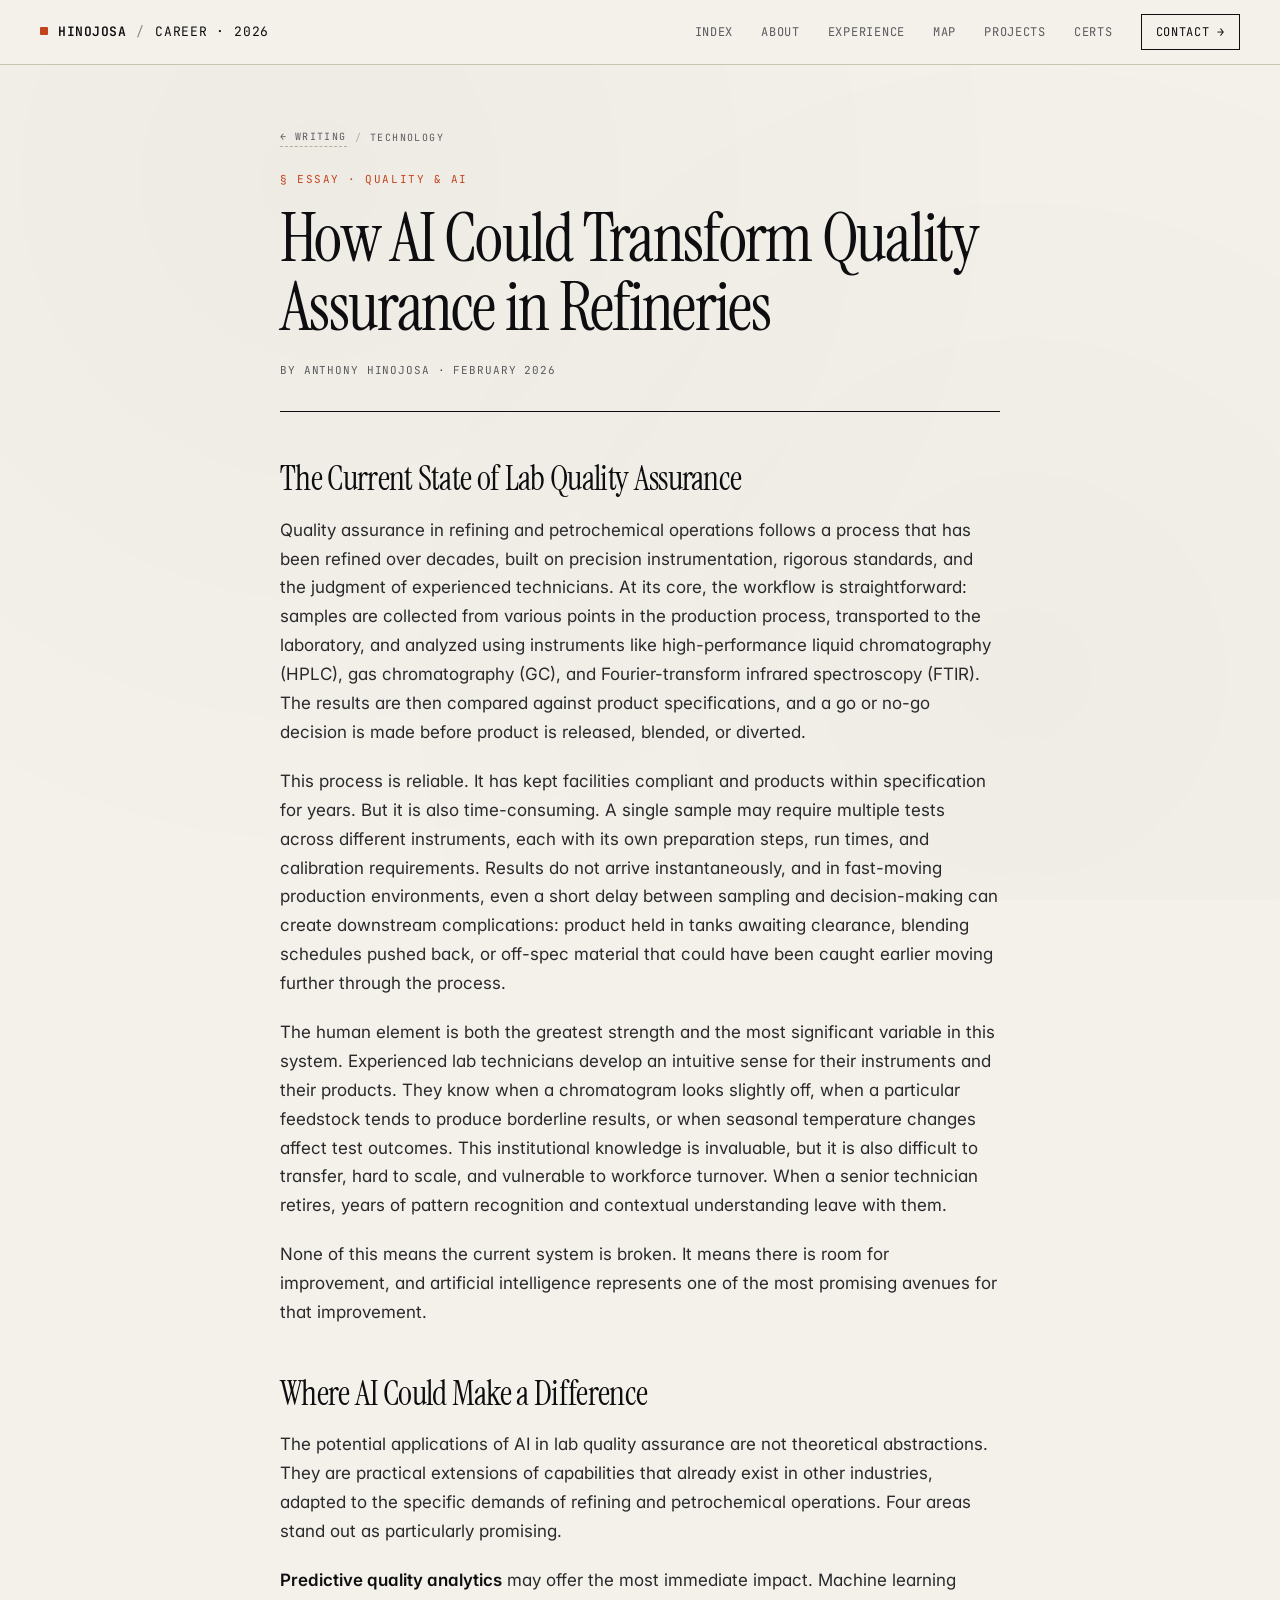
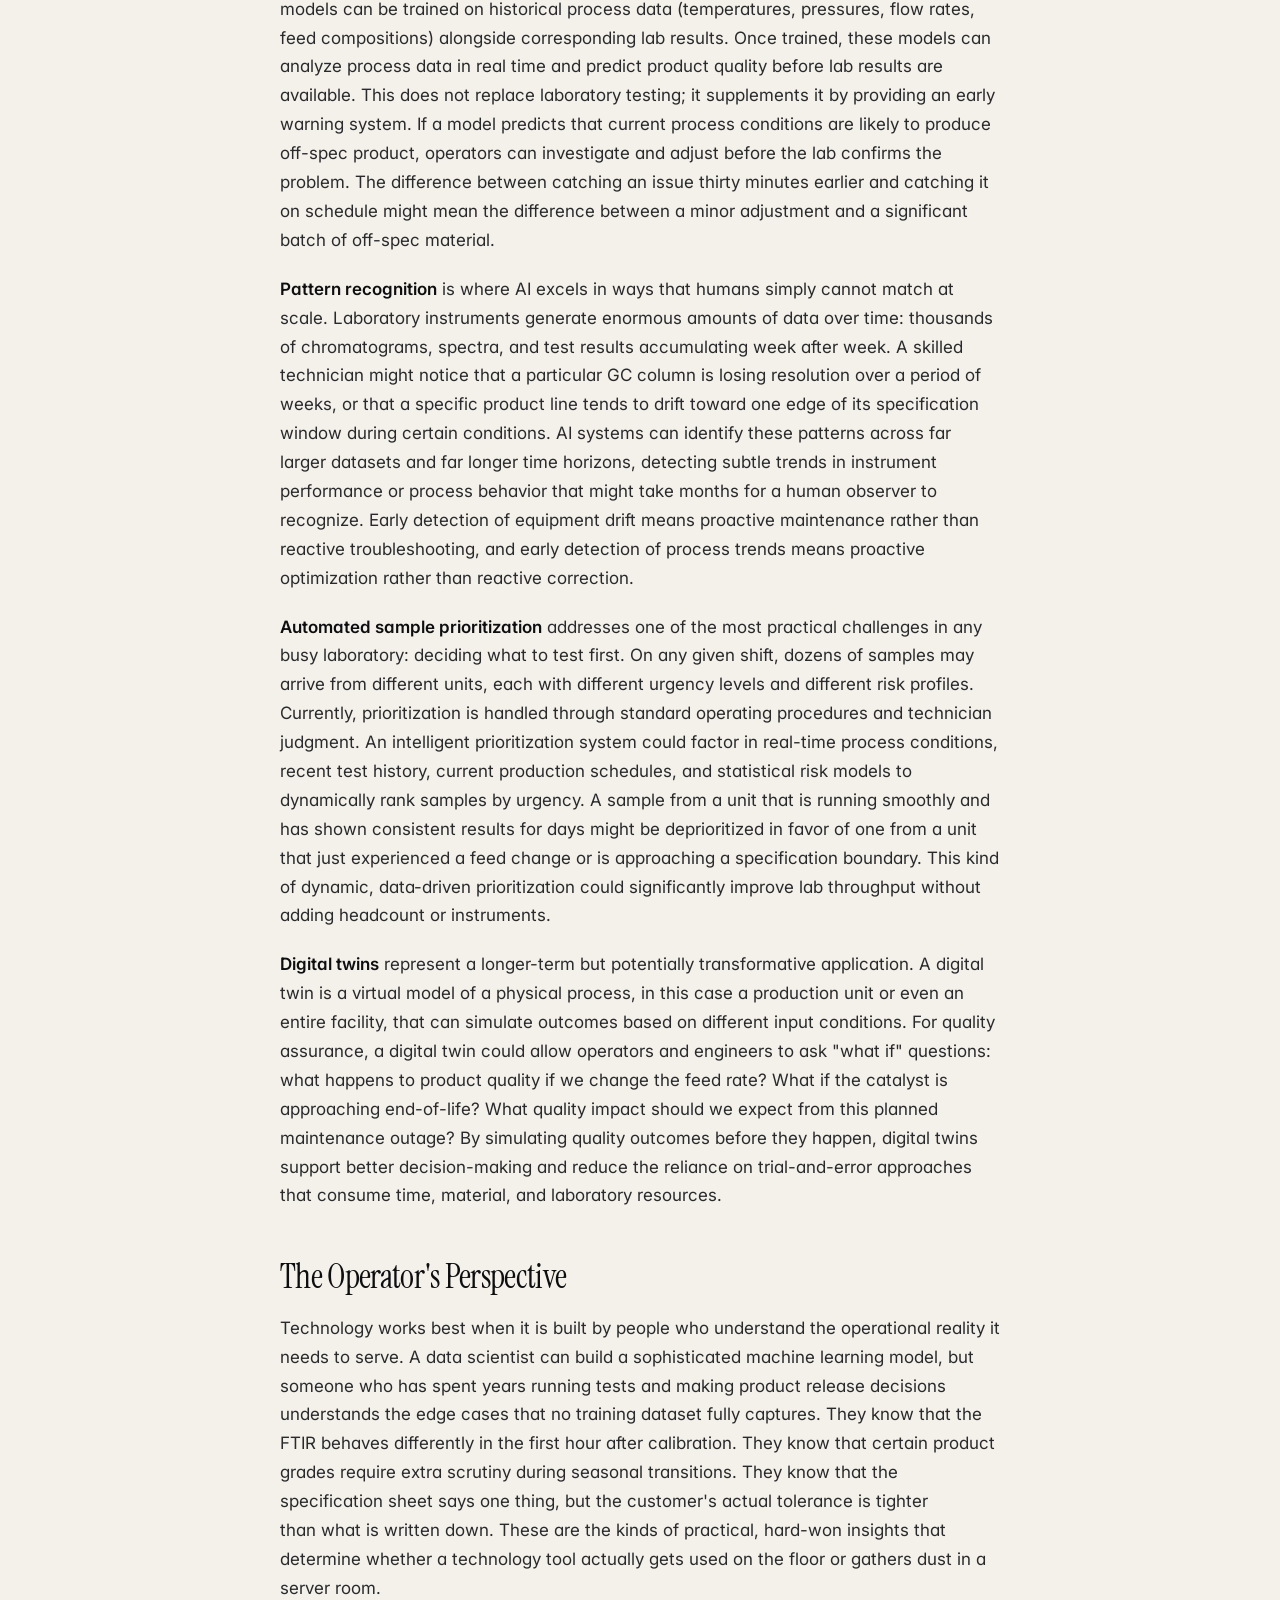
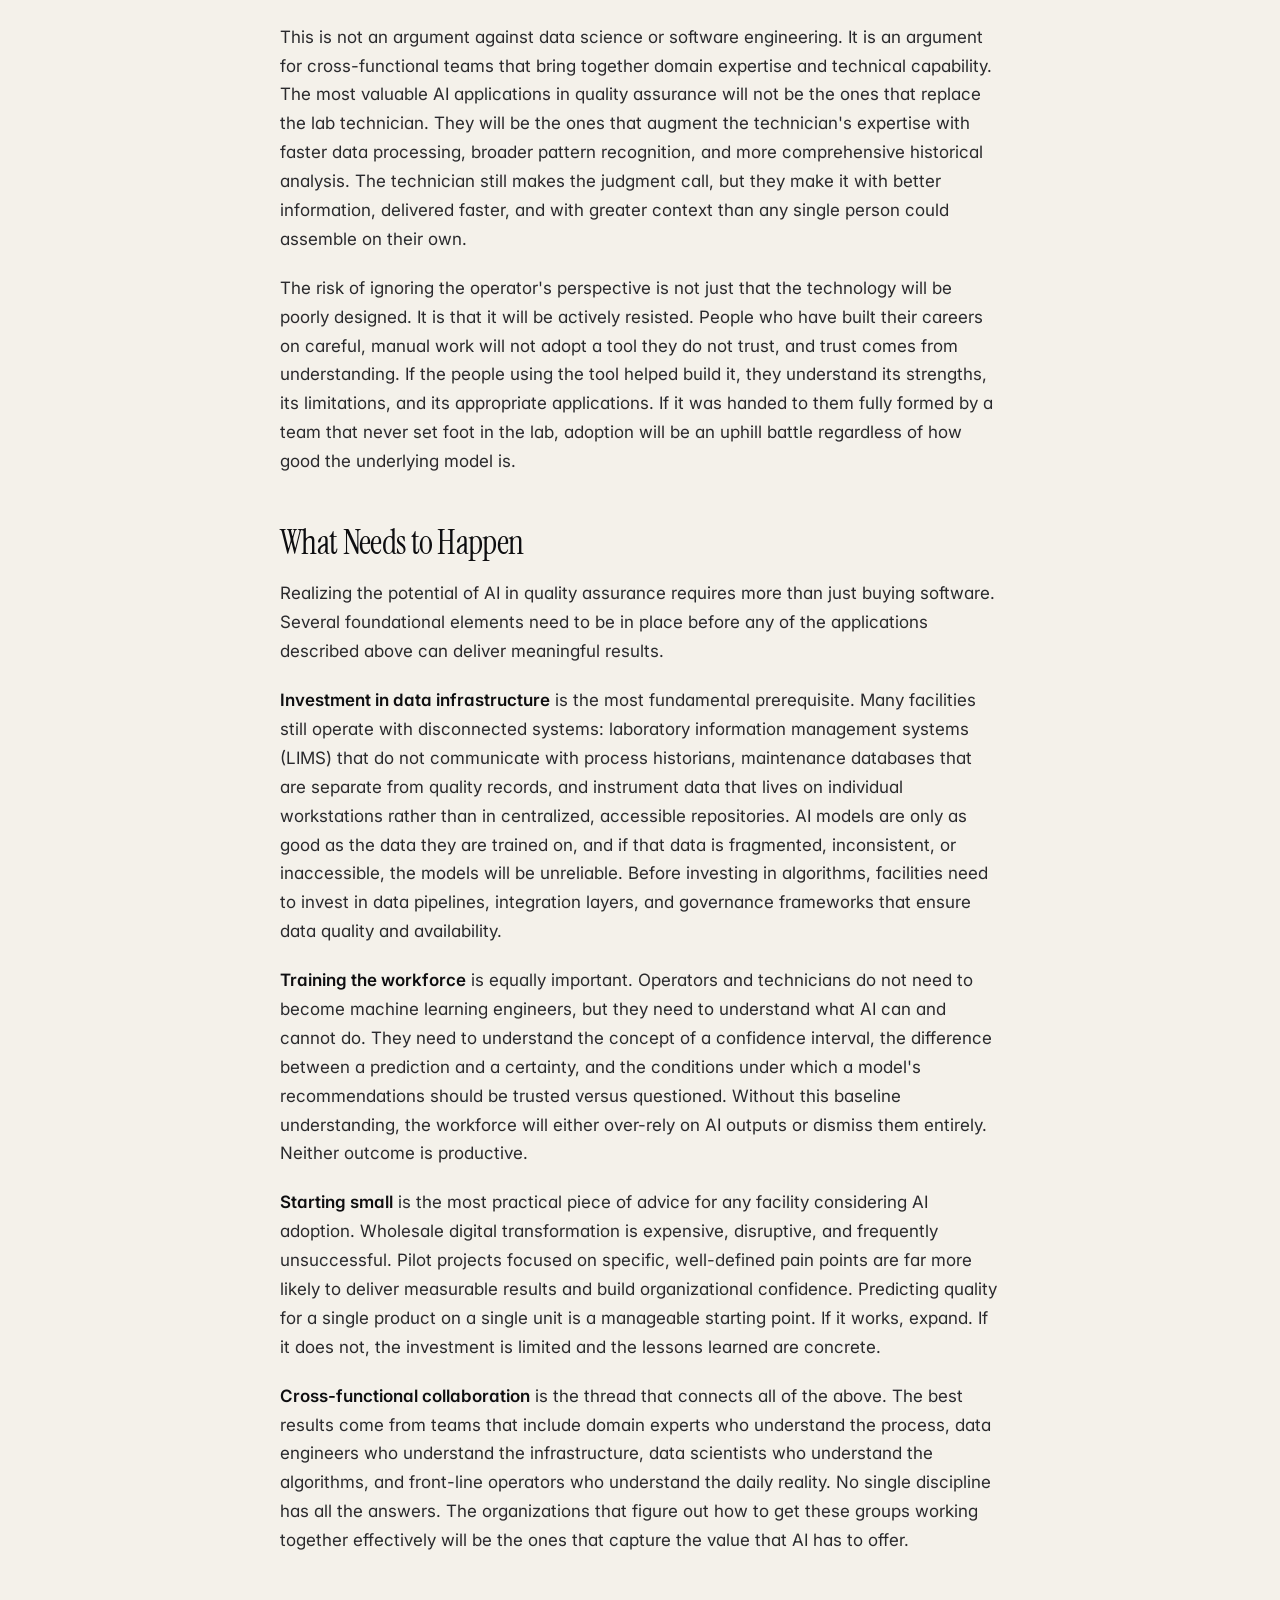
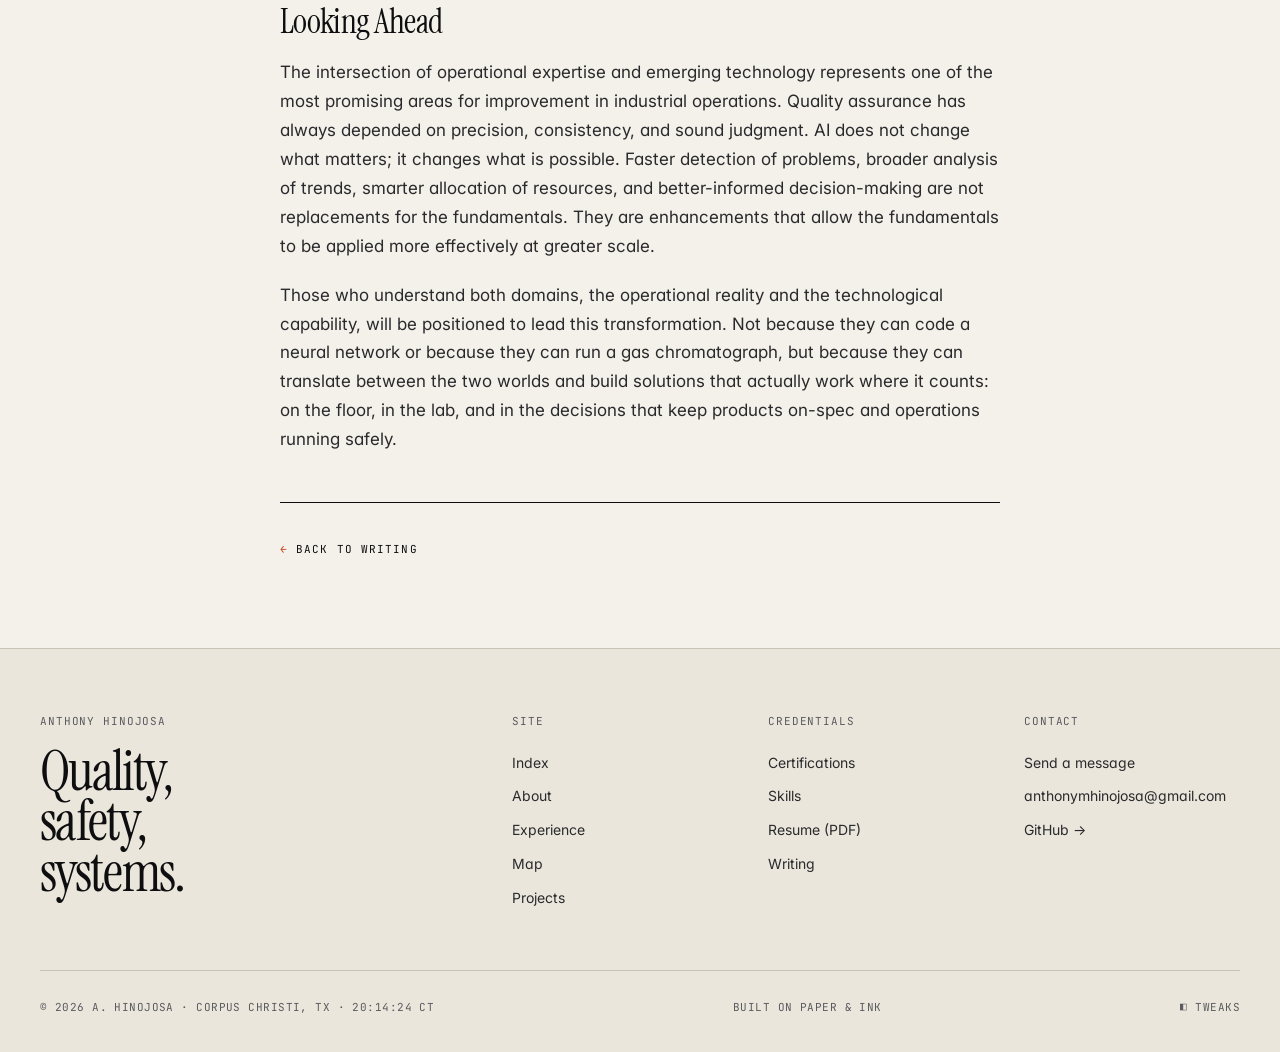
<file: blog-post.html>
<!DOCTYPE html>
<html lang="en">
<head>
<meta charset="UTF-8">
<meta name="viewport" content="width=device-width, initial-scale=1.0">
<link rel="icon" href="images/favicon.ico">
<meta name="theme-color" content="#F4F1EA">
<title>How AI Could Transform Quality Assurance in Refineries · Anthony Hinojosa</title>
<meta name="description" content="What machine learning could mean for analytical testing, product release, and lab operations, from an operator's perspective.">
<link rel="canonical" href="https://anthonyhinojosa77.github.io/blog-post.html">
<meta property="og:type" content="article">
<meta property="og:site_name" content="Anthony Hinojosa">
<meta property="og:title" content="How AI Could Transform Quality Assurance in Refineries · Anthony Hinojosa">
<meta property="og:description" content="What machine learning could mean for analytical testing, product release, and lab operations, from an operator's perspective.">
<meta property="og:url" content="https://anthonyhinojosa77.github.io/blog-post.html">
<meta property="og:image" content="https://anthonyhinojosa77.github.io/images/headshot.jpg">
<meta property="og:image:alt" content="Anthony Hinojosa">
<meta name="twitter:card" content="summary_large_image">
<meta name="twitter:title" content="How AI Could Transform Quality Assurance in Refineries · Anthony Hinojosa">
<meta name="twitter:description" content="What machine learning could mean for analytical testing, product release, and lab operations, from an operator's perspective.">
<meta name="twitter:image" content="https://anthonyhinojosa77.github.io/images/headshot.jpg">
<link rel="preconnect" href="https://fonts.googleapis.com">
<link rel="preconnect" href="https://fonts.gstatic.com" crossorigin>
<link href="https://fonts.googleapis.com/css2?family=Instrument+Serif:ital@0;1&family=Inter:wght@400;500;600;700&family=JetBrains+Mono:wght@400;500&display=swap" rel="stylesheet">
<link rel="stylesheet" href="css/system.css">
<link rel="stylesheet" href="css/pages.css">
<style>
  .article { padding: 64px 0 40px; }
  .article-wrap { max-width: 720px; margin: 0 auto; }
  .article .breadcrumb {
    font-family: var(--f-mono); font-size: 10px; letter-spacing: 0.14em;
    text-transform: uppercase; color: var(--ink-3);
    margin-bottom: 24px; display: flex; align-items: center; gap: 8px;
  }
  .article .breadcrumb a { color: var(--ink-3); border-bottom: 1px dashed var(--rule-2); padding-bottom: 1px; }
  .article .breadcrumb a:hover { color: var(--signal); border-color: var(--signal); }
  .article .breadcrumb .sep { opacity: 0.4; }
  .article .kicker {
    font-family: var(--f-mono); font-size: 11px; letter-spacing: 0.14em;
    text-transform: uppercase; color: var(--signal); display: block; margin-bottom: 16px;
  }
  .article h1 {
    font-family: var(--f-display);
    font-size: clamp(40px, 5.5vw, 68px);
    line-height: 1.02; letter-spacing: -0.025em; margin: 0 0 20px; color: var(--ink);
  }
  .article .byline {
    font-family: var(--f-mono); font-size: 11px; letter-spacing: 0.08em;
    text-transform: uppercase; color: var(--ink-3);
    padding-bottom: 32px; border-bottom: var(--hair-dark); margin-bottom: 40px;
  }
  .article-body h2 {
    font-family: var(--f-display); font-size: clamp(26px, 3vw, 34px);
    line-height: 1.1; letter-spacing: -0.02em; color: var(--ink);
    margin: 48px 0 18px;
  }
  .article-body p { font-size: 17px; line-height: 1.7; color: var(--ink-2); margin: 0 0 20px; text-wrap: pretty; }
  .article-body p strong { color: var(--ink); font-weight: 600; }
  .article-foot { margin-top: 48px; padding-top: 32px; border-top: var(--hair-dark); }
  .article-back {
    display: inline-flex; align-items: center; gap: 8px;
    font-family: var(--f-mono); font-size: 11px; letter-spacing: 0.1em; text-transform: uppercase;
    color: var(--ink);
  }
  .article-back .arrow { color: var(--signal); transition: transform 0.15s; }
  .article-back:hover .arrow { transform: translateX(-4px); }
</style>
</head>
<body data-theme="light" class="hv-editorial">

<a class="skip" href="#main">Skip to main</a>

<header class="nav">
  <div class="nav-inner">
    <a class="brand" href="index.html">
      <span class="dot"></span><strong>Hinojosa</strong>
      <span class="slash">/</span><span>Career · 2026</span>
    </a>
    <nav class="nav-links">
      <a class="nav-link" href="index.html">Index</a>
      <a class="nav-link" href="about.html">About</a>
      <a class="nav-link" href="experience.html">Experience</a>
      <a class="nav-link" href="mindmap.html">Map</a>
      <a class="nav-link" href="projects.html">Projects</a>
      <a class="nav-link" href="certifications.html">Certs</a>
      <a class="nav-cta" href="contact.html">Contact →</a>
    </nav>
  </div>
</header>

<main id="main">

  <article class="article">
    <div class="container">
      <div class="article-wrap">

        <div class="breadcrumb">
          <a href="blog.html">← Writing</a>
          <span class="sep">/</span>
          <span>Technology</span>
        </div>

        <span class="kicker">§ Essay · Quality &amp; AI</span>
        <h1>How AI Could Transform Quality Assurance in Refineries</h1>
        <div class="byline">By Anthony Hinojosa · February 2026</div>

        <div class="article-body">
          <h2>The Current State of Lab Quality Assurance</h2>
          <p>Quality assurance in refining and petrochemical operations follows a process that has been refined over decades, built on precision instrumentation, rigorous standards, and the judgment of experienced technicians. At its core, the workflow is straightforward: samples are collected from various points in the production process, transported to the laboratory, and analyzed using instruments like high-performance liquid chromatography (HPLC), gas chromatography (GC), and Fourier-transform infrared spectroscopy (FTIR). The results are then compared against product specifications, and a go or no-go decision is made before product is released, blended, or diverted.</p>
          <p>This process is reliable. It has kept facilities compliant and products within specification for years. But it is also time-consuming. A single sample may require multiple tests across different instruments, each with its own preparation steps, run times, and calibration requirements. Results do not arrive instantaneously, and in fast-moving production environments, even a short delay between sampling and decision-making can create downstream complications: product held in tanks awaiting clearance, blending schedules pushed back, or off-spec material that could have been caught earlier moving further through the process.</p>
          <p>The human element is both the greatest strength and the most significant variable in this system. Experienced lab technicians develop an intuitive sense for their instruments and their products. They know when a chromatogram looks slightly off, when a particular feedstock tends to produce borderline results, or when seasonal temperature changes affect test outcomes. This institutional knowledge is invaluable, but it is also difficult to transfer, hard to scale, and vulnerable to workforce turnover. When a senior technician retires, years of pattern recognition and contextual understanding leave with them.</p>
          <p>None of this means the current system is broken. It means there is room for improvement, and artificial intelligence represents one of the most promising avenues for that improvement.</p>

          <h2>Where AI Could Make a Difference</h2>
          <p>The potential applications of AI in lab quality assurance are not theoretical abstractions. They are practical extensions of capabilities that already exist in other industries, adapted to the specific demands of refining and petrochemical operations. Four areas stand out as particularly promising.</p>
          <p><strong>Predictive quality analytics</strong> may offer the most immediate impact. Machine learning models can be trained on historical process data (temperatures, pressures, flow rates, feed compositions) alongside corresponding lab results. Once trained, these models can analyze process data in real time and predict product quality before lab results are available. This does not replace laboratory testing; it supplements it by providing an early warning system. If a model predicts that current process conditions are likely to produce off-spec product, operators can investigate and adjust before the lab confirms the problem. The difference between catching an issue thirty minutes earlier and catching it on schedule might mean the difference between a minor adjustment and a significant batch of off-spec material.</p>
          <p><strong>Pattern recognition</strong> is where AI excels in ways that humans simply cannot match at scale. Laboratory instruments generate enormous amounts of data over time: thousands of chromatograms, spectra, and test results accumulating week after week. A skilled technician might notice that a particular GC column is losing resolution over a period of weeks, or that a specific product line tends to drift toward one edge of its specification window during certain conditions. AI systems can identify these patterns across far larger datasets and far longer time horizons, detecting subtle trends in instrument performance or process behavior that might take months for a human observer to recognize. Early detection of equipment drift means proactive maintenance rather than reactive troubleshooting, and early detection of process trends means proactive optimization rather than reactive correction.</p>
          <p><strong>Automated sample prioritization</strong> addresses one of the most practical challenges in any busy laboratory: deciding what to test first. On any given shift, dozens of samples may arrive from different units, each with different urgency levels and different risk profiles. Currently, prioritization is handled through standard operating procedures and technician judgment. An intelligent prioritization system could factor in real-time process conditions, recent test history, current production schedules, and statistical risk models to dynamically rank samples by urgency. A sample from a unit that is running smoothly and has shown consistent results for days might be deprioritized in favor of one from a unit that just experienced a feed change or is approaching a specification boundary. This kind of dynamic, data-driven prioritization could significantly improve lab throughput without adding headcount or instruments.</p>
          <p><strong>Digital twins</strong> represent a longer-term but potentially transformative application. A digital twin is a virtual model of a physical process, in this case a production unit or even an entire facility, that can simulate outcomes based on different input conditions. For quality assurance, a digital twin could allow operators and engineers to ask "what if" questions: what happens to product quality if we change the feed rate? What if the catalyst is approaching end-of-life? What quality impact should we expect from this planned maintenance outage? By simulating quality outcomes before they happen, digital twins support better decision-making and reduce the reliance on trial-and-error approaches that consume time, material, and laboratory resources.</p>

          <h2>The Operator's Perspective</h2>
          <p>Technology works best when it is built by people who understand the operational reality it needs to serve. A data scientist can build a sophisticated machine learning model, but someone who has spent years running tests and making product release decisions understands the edge cases that no training dataset fully captures. They know that the FTIR behaves differently in the first hour after calibration. They know that certain product grades require extra scrutiny during seasonal transitions. They know that the specification sheet says one thing, but the customer's actual tolerance is tighter than what is written down. These are the kinds of practical, hard-won insights that determine whether a technology tool actually gets used on the floor or gathers dust in a server room.</p>
          <p>This is not an argument against data science or software engineering. It is an argument for cross-functional teams that bring together domain expertise and technical capability. The most valuable AI applications in quality assurance will not be the ones that replace the lab technician. They will be the ones that augment the technician's expertise with faster data processing, broader pattern recognition, and more comprehensive historical analysis. The technician still makes the judgment call, but they make it with better information, delivered faster, and with greater context than any single person could assemble on their own.</p>
          <p>The risk of ignoring the operator's perspective is not just that the technology will be poorly designed. It is that it will be actively resisted. People who have built their careers on careful, manual work will not adopt a tool they do not trust, and trust comes from understanding. If the people using the tool helped build it, they understand its strengths, its limitations, and its appropriate applications. If it was handed to them fully formed by a team that never set foot in the lab, adoption will be an uphill battle regardless of how good the underlying model is.</p>

          <h2>What Needs to Happen</h2>
          <p>Realizing the potential of AI in quality assurance requires more than just buying software. Several foundational elements need to be in place before any of the applications described above can deliver meaningful results.</p>
          <p><strong>Investment in data infrastructure</strong> is the most fundamental prerequisite. Many facilities still operate with disconnected systems: laboratory information management systems (LIMS) that do not communicate with process historians, maintenance databases that are separate from quality records, and instrument data that lives on individual workstations rather than in centralized, accessible repositories. AI models are only as good as the data they are trained on, and if that data is fragmented, inconsistent, or inaccessible, the models will be unreliable. Before investing in algorithms, facilities need to invest in data pipelines, integration layers, and governance frameworks that ensure data quality and availability.</p>
          <p><strong>Training the workforce</strong> is equally important. Operators and technicians do not need to become machine learning engineers, but they need to understand what AI can and cannot do. They need to understand the concept of a confidence interval, the difference between a prediction and a certainty, and the conditions under which a model's recommendations should be trusted versus questioned. Without this baseline understanding, the workforce will either over-rely on AI outputs or dismiss them entirely. Neither outcome is productive.</p>
          <p><strong>Starting small</strong> is the most practical piece of advice for any facility considering AI adoption. Wholesale digital transformation is expensive, disruptive, and frequently unsuccessful. Pilot projects focused on specific, well-defined pain points are far more likely to deliver measurable results and build organizational confidence. Predicting quality for a single product on a single unit is a manageable starting point. If it works, expand. If it does not, the investment is limited and the lessons learned are concrete.</p>
          <p><strong>Cross-functional collaboration</strong> is the thread that connects all of the above. The best results come from teams that include domain experts who understand the process, data engineers who understand the infrastructure, data scientists who understand the algorithms, and front-line operators who understand the daily reality. No single discipline has all the answers. The organizations that figure out how to get these groups working together effectively will be the ones that capture the value that AI has to offer.</p>

          <h2>Looking Ahead</h2>
          <p>The intersection of operational expertise and emerging technology represents one of the most promising areas for improvement in industrial operations. Quality assurance has always depended on precision, consistency, and sound judgment. AI does not change what matters; it changes what is possible. Faster detection of problems, broader analysis of trends, smarter allocation of resources, and better-informed decision-making are not replacements for the fundamentals. They are enhancements that allow the fundamentals to be applied more effectively at greater scale.</p>
          <p>Those who understand both domains, the operational reality and the technological capability, will be positioned to lead this transformation. Not because they can code a neural network or because they can run a gas chromatograph, but because they can translate between the two worlds and build solutions that actually work where it counts: on the floor, in the lab, and in the decisions that keep products on-spec and operations running safely.</p>
        </div>

        <div class="article-foot">
          <a class="article-back" href="blog.html"><span class="arrow">←</span> Back to Writing</a>
        </div>

      </div>
    </div>
  </article>

</main>

<footer class="site-footer">
  <div class="container">
    <div class="footer-grid">
      <div><h4>Anthony Hinojosa</h4><p class="footer-name">Quality,<br>safety,<br>systems.</p></div>
      <div><h4>Site</h4><a href="index.html">Index</a><a href="about.html">About</a><a href="experience.html">Experience</a><a href="mindmap.html">Map</a><a href="projects.html">Projects</a></div>
      <div><h4>Credentials</h4><a href="certifications.html">Certifications</a><a href="skills.html">Skills</a><a href="resume.html">Resume (PDF)</a><a href="blog.html">Writing</a></div>
      <div><h4>Contact</h4><a href="contact.html">Send a message</a><a href="mailto:anthonymhinojosa@gmail.com">anthonymhinojosa@gmail.com</a><a href="https://github.com/AnthonyHinojosa77" target="_blank" rel="noopener">GitHub →</a></div>
    </div>
    <div class="footer-bottom">
      <span class="mono">© 2026 A. HINOJOSA · CORPUS CHRISTI, TX · <span data-clock>00:00:00 CT</span></span>
      <span class="mono">BUILT ON PAPER &amp; INK</span>
    </div>
  </div>
</footer>

<script src="js/site.js" defer></script>
</body>
</html>
</file>
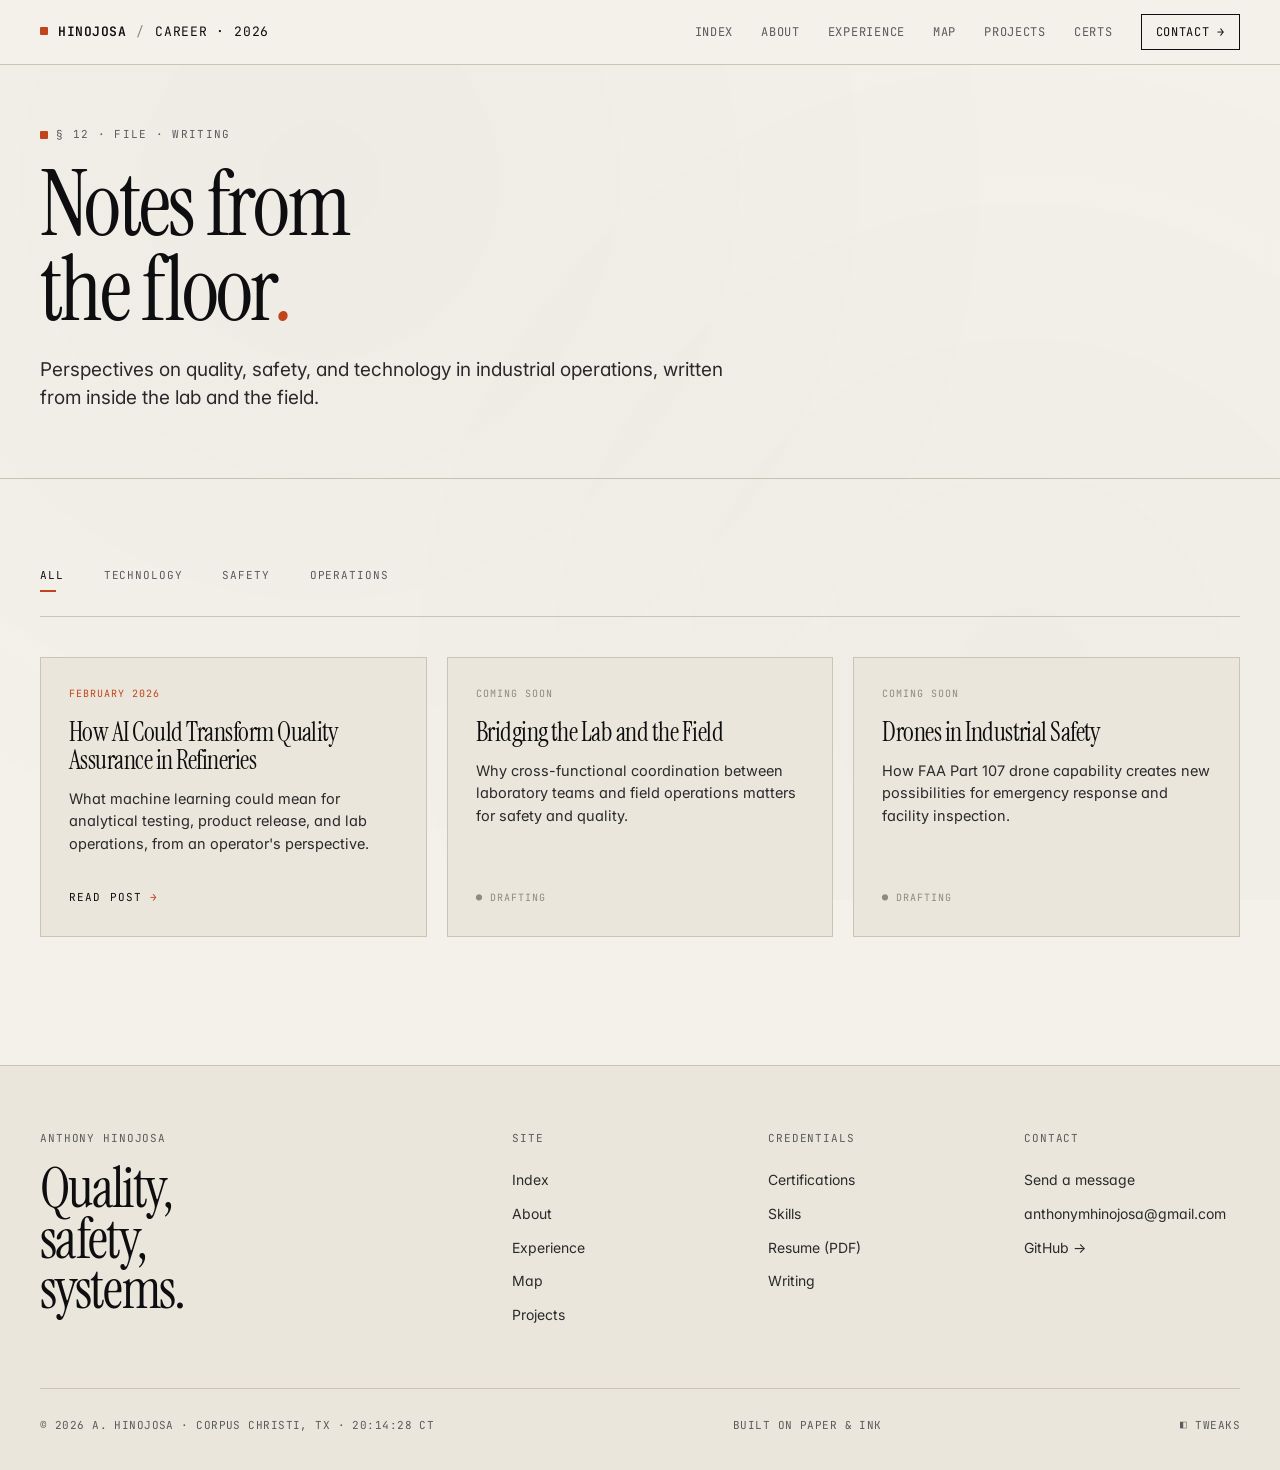
<file: blog.html>
<!DOCTYPE html>
<html lang="en">
<head>
<meta charset="UTF-8">
<meta name="viewport" content="width=device-width, initial-scale=1.0">
<link rel="icon" href="images/favicon.ico">
<meta name="theme-color" content="#F4F1EA">
<title>Writing · Anthony Hinojosa</title>
<meta name="description" content="Perspectives on quality, safety, and technology in industrial operations by Anthony Hinojosa.">
<link rel="canonical" href="https://anthonyhinojosa77.github.io/blog.html">
<meta property="og:type" content="website">
<meta property="og:site_name" content="Anthony Hinojosa">
<meta property="og:title" content="Writing · Anthony Hinojosa">
<meta property="og:description" content="Perspectives on quality, safety, and technology in industrial operations by Anthony Hinojosa.">
<meta property="og:url" content="https://anthonyhinojosa77.github.io/blog.html">
<meta property="og:image" content="https://anthonyhinojosa77.github.io/images/headshot.jpg">
<meta property="og:image:alt" content="Anthony Hinojosa">
<meta name="twitter:card" content="summary_large_image">
<meta name="twitter:title" content="Writing · Anthony Hinojosa">
<meta name="twitter:description" content="Perspectives on quality, safety, and technology in industrial operations by Anthony Hinojosa.">
<meta name="twitter:image" content="https://anthonyhinojosa77.github.io/images/headshot.jpg">
<link rel="preconnect" href="https://fonts.googleapis.com">
<link rel="preconnect" href="https://fonts.gstatic.com" crossorigin>
<link href="https://fonts.googleapis.com/css2?family=Instrument+Serif:ital@0;1&family=Inter:wght@400;500;600;700&family=JetBrains+Mono:wght@400;500&display=swap" rel="stylesheet">
<link rel="stylesheet" href="css/system.css">
<link rel="stylesheet" href="css/pages.css">
<style>
  .post-card { display: flex; flex-direction: column; min-height: 280px; }
  .post-card .post-date {
    font-family: var(--f-mono); font-size: 10px; letter-spacing: 0.1em;
    text-transform: uppercase; color: var(--signal); margin-bottom: 16px; display: block;
  }
  .post-card h2 {
    font-family: var(--f-display); font-size: 26px; line-height: 1.08;
    letter-spacing: -0.02em; margin-bottom: 14px;
  }
  .post-card p { color: var(--ink-2); font-size: 14.5px; line-height: 1.55; margin: 0 0 24px; }
  .post-card .post-foot { margin-top: auto; }
  .post-card.soon { background: var(--paper-2); }
  .post-card.soon .post-date { color: var(--ink-4); }
  .post-link {
    display: inline-flex; align-items: center; gap: 8px;
    font-family: var(--f-mono); font-size: 11px; letter-spacing: 0.1em; text-transform: uppercase;
    color: var(--ink); position: relative;
  }
  .post-link .arrow { color: var(--signal); transition: transform 0.15s; }
  .post-link:hover .arrow { transform: translateX(4px); }
  .post-soon-tag {
    font-family: var(--f-mono); font-size: 10px; letter-spacing: 0.1em;
    text-transform: uppercase; color: var(--ink-4);
  }
</style>
</head>
<body data-theme="light" class="hv-editorial">

<a class="skip" href="#main">Skip to main</a>

<header class="nav">
  <div class="nav-inner">
    <a class="brand" href="index.html">
      <span class="dot"></span><strong>Hinojosa</strong>
      <span class="slash">/</span><span>Career · 2026</span>
    </a>
    <nav class="nav-links">
      <a class="nav-link" href="index.html">Index</a>
      <a class="nav-link" href="about.html">About</a>
      <a class="nav-link" href="experience.html">Experience</a>
      <a class="nav-link" href="mindmap.html">Map</a>
      <a class="nav-link" href="projects.html">Projects</a>
      <a class="nav-link" href="certifications.html">Certs</a>
      <a class="nav-cta" href="contact.html">Contact →</a>
    </nav>
  </div>
</header>

<main id="main">

  <section class="page-header">
    <div class="container">
      <div class="eyebrow reveal">§ 12 · File · Writing</div>
      <h1 class="reveal">Notes from<br>the floor<em style="font-style: italic; color: var(--signal);">.</em></h1>
      <p class="lede reveal">Perspectives on quality, safety, and technology in industrial operations, written from inside the lab and the field.</p>
    </div>
  </section>

  <section class="section">
    <div class="container">

      <div class="filters reveal" data-filter-group="blog" role="toolbar" aria-label="Filter writing">
        <button class="on" data-filter="all">All</button>
        <button data-filter="technology">Technology</button>
        <button data-filter="safety">Safety</button>
        <button data-filter="operations">Operations</button>
      </div>

      <div class="grid g3">

        <article class="cap-card reveal post-card" data-filter-item="blog" data-category="technology">
          <span class="post-date">February 2026</span>
          <h2>How AI Could Transform Quality Assurance in Refineries</h2>
          <p>What machine learning could mean for analytical testing, product release, and lab operations, from an operator's perspective.</p>
          <div class="post-foot">
            <a class="post-link" href="blog-post.html">Read post <span class="arrow">→</span></a>
          </div>
        </article>

        <article class="cap-card reveal post-card soon" data-filter-item="blog" data-category="operations">
          <span class="post-date">Coming Soon</span>
          <h2>Bridging the Lab and the Field</h2>
          <p>Why cross-functional coordination between laboratory teams and field operations matters for safety and quality.</p>
          <div class="post-foot"><span class="post-soon-tag">● Drafting</span></div>
        </article>

        <article class="cap-card reveal post-card soon" data-filter-item="blog" data-category="safety">
          <span class="post-date">Coming Soon</span>
          <h2>Drones in Industrial Safety</h2>
          <p>How FAA Part 107 drone capability creates new possibilities for emergency response and facility inspection.</p>
          <div class="post-foot"><span class="post-soon-tag">● Drafting</span></div>
        </article>

      </div>

    </div>
  </section>

</main>

<footer class="site-footer">
  <div class="container">
    <div class="footer-grid">
      <div><h4>Anthony Hinojosa</h4><p class="footer-name">Quality,<br>safety,<br>systems.</p></div>
      <div><h4>Site</h4><a href="index.html">Index</a><a href="about.html">About</a><a href="experience.html">Experience</a><a href="mindmap.html">Map</a><a href="projects.html">Projects</a></div>
      <div><h4>Credentials</h4><a href="certifications.html">Certifications</a><a href="skills.html">Skills</a><a href="resume.html">Resume (PDF)</a><a href="blog.html">Writing</a></div>
      <div><h4>Contact</h4><a href="contact.html">Send a message</a><a href="mailto:anthonymhinojosa@gmail.com">anthonymhinojosa@gmail.com</a><a href="https://github.com/AnthonyHinojosa77" target="_blank" rel="noopener">GitHub →</a></div>
    </div>
    <div class="footer-bottom">
      <span class="mono">© 2026 A. HINOJOSA · CORPUS CHRISTI, TX · <span data-clock>00:00:00 CT</span></span>
      <span class="mono">BUILT ON PAPER &amp; INK</span>
    </div>
  </div>
</footer>

<script src="js/site.js" defer></script>
</body>
</html>
</file>
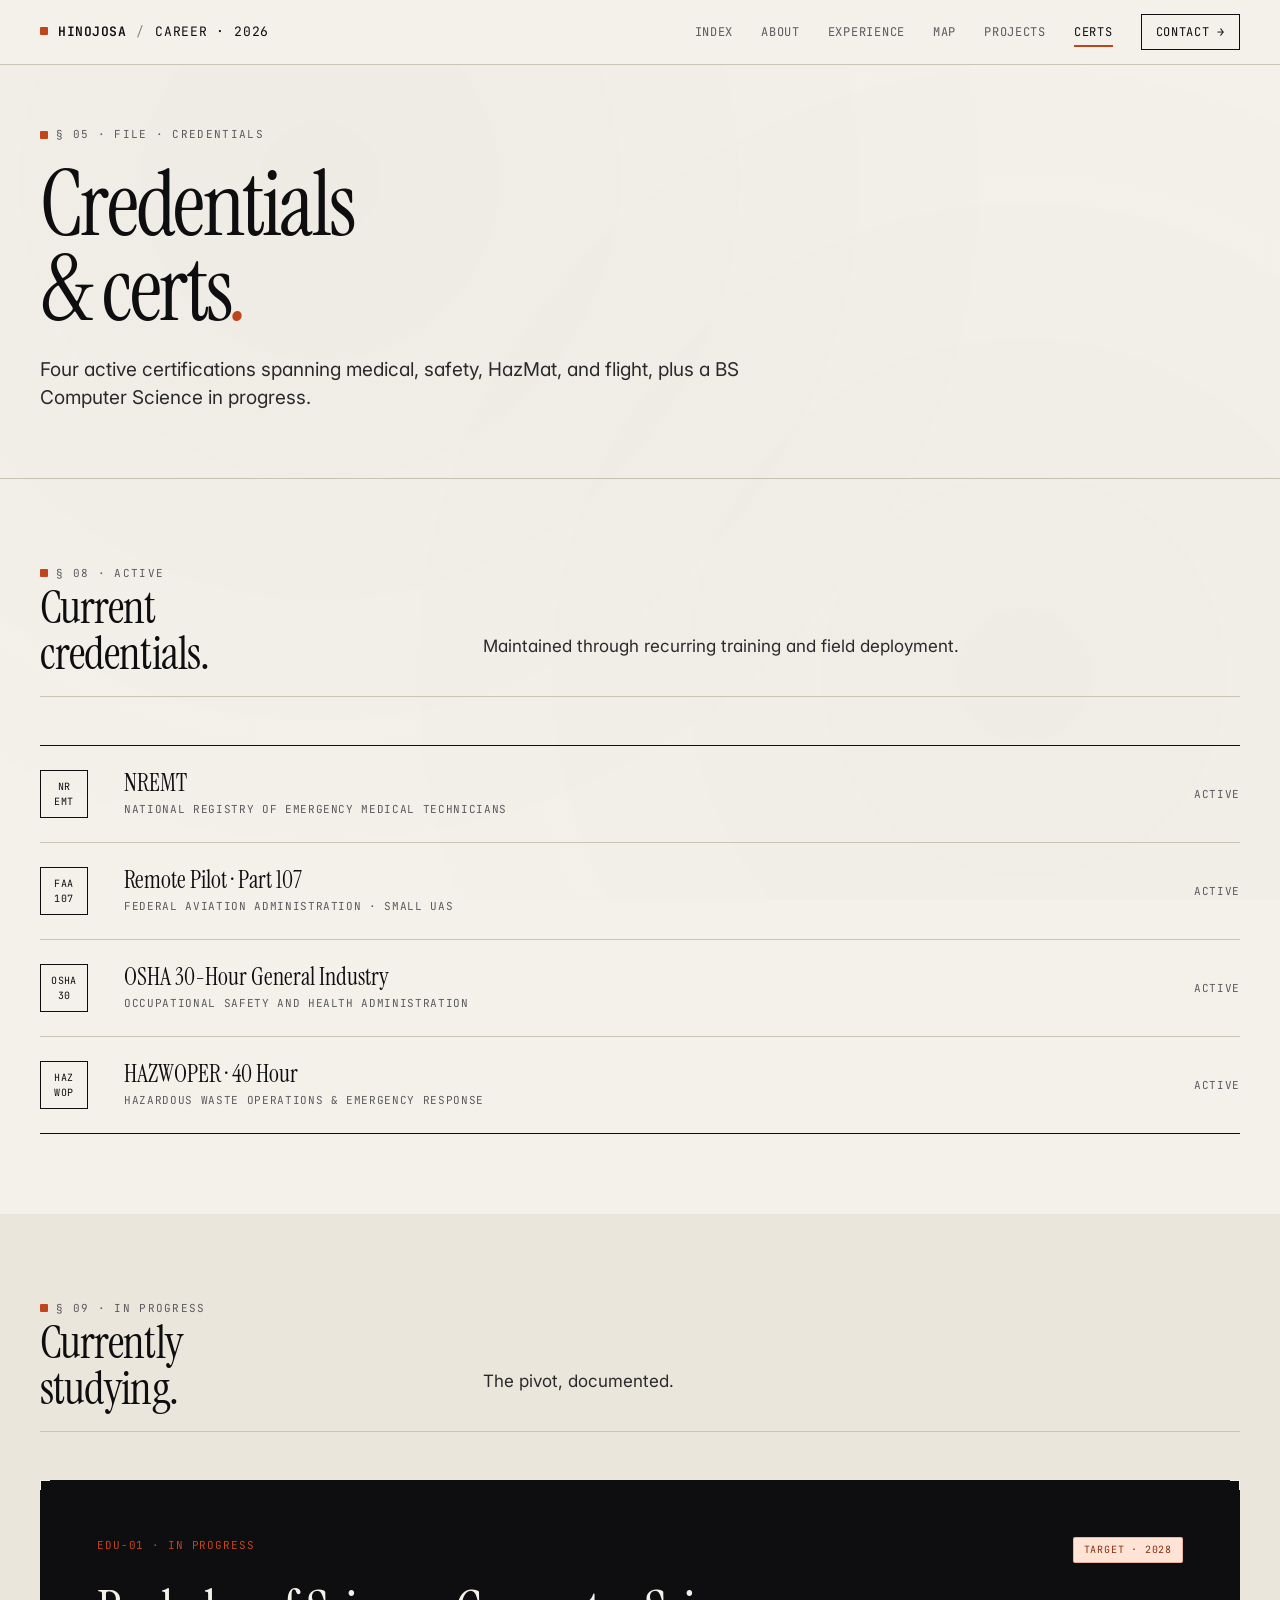
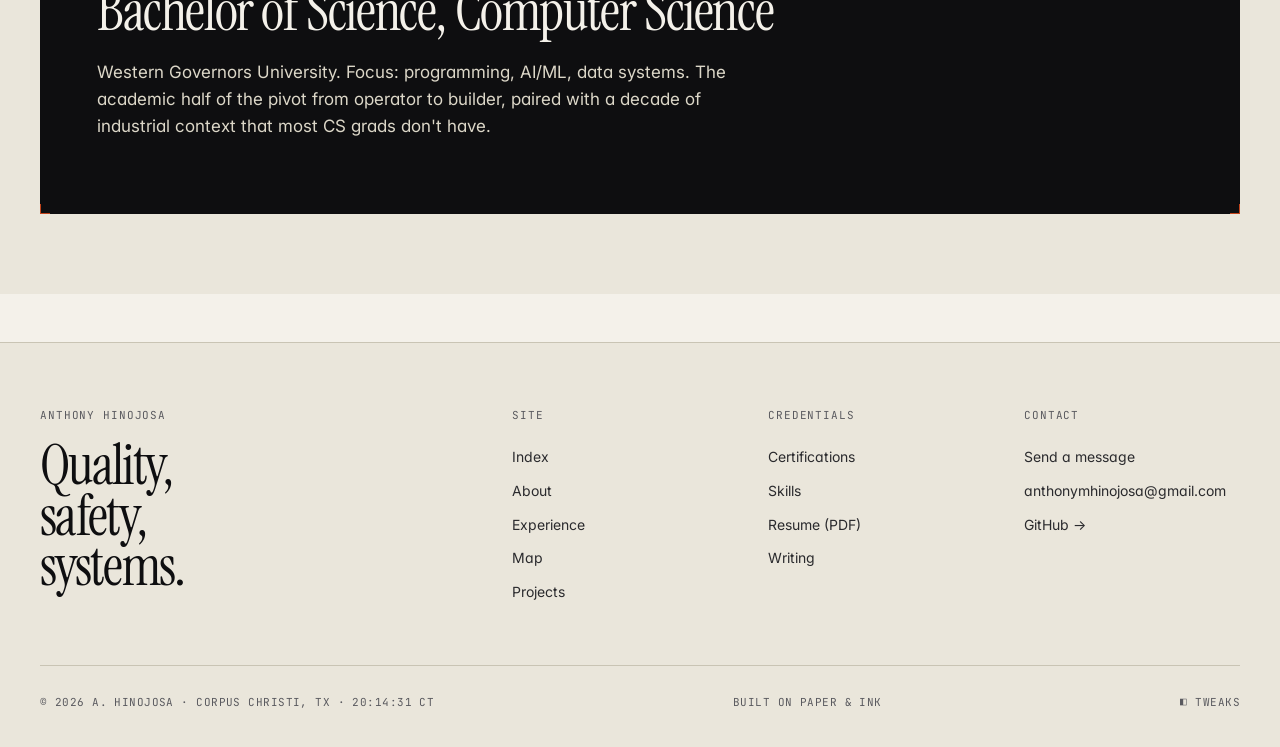
<file: certifications.html>
<!DOCTYPE html>
<html lang="en">
<head>
<meta charset="UTF-8">
<meta name="viewport" content="width=device-width, initial-scale=1.0">
<link rel="icon" href="images/favicon.ico">
<meta name="theme-color" content="#F4F1EA">
<meta name="description" content="Active credentials for Anthony Hinojosa: NREMT, FAA Part 107, OSHA 30, HAZWOPER, plus a BS Computer Science in progress at WGU.">
<link rel="canonical" href="https://anthonyhinojosa77.github.io/certifications.html">
<meta property="og:type" content="website">
<meta property="og:site_name" content="Anthony Hinojosa">
<meta property="og:title" content="Certifications · Anthony Hinojosa">
<meta property="og:description" content="Active credentials for Anthony Hinojosa: NREMT, FAA Part 107, OSHA 30, HAZWOPER, plus a BS Computer Science in progress at WGU.">
<meta property="og:url" content="https://anthonyhinojosa77.github.io/certifications.html">
<meta property="og:image" content="https://anthonyhinojosa77.github.io/images/headshot.jpg">
<meta property="og:image:alt" content="Anthony Hinojosa">
<meta name="twitter:card" content="summary_large_image">
<meta name="twitter:title" content="Certifications · Anthony Hinojosa">
<meta name="twitter:description" content="Active credentials for Anthony Hinojosa: NREMT, FAA Part 107, OSHA 30, HAZWOPER, plus a BS Computer Science in progress at WGU.">
<meta name="twitter:image" content="https://anthonyhinojosa77.github.io/images/headshot.jpg">
<title>Certifications · Anthony Hinojosa</title>
<link rel="preconnect" href="https://fonts.googleapis.com">
<link rel="preconnect" href="https://fonts.gstatic.com" crossorigin>
<link href="https://fonts.googleapis.com/css2?family=Instrument+Serif:ital@0;1&family=Inter:wght@400;500;600;700&family=JetBrains+Mono:wght@400;500&display=swap" rel="stylesheet">
<link rel="stylesheet" href="css/system.css">
<link rel="stylesheet" href="css/pages.css">
</head>
<body data-theme="light" class="hv-editorial">

<a class="skip" href="#main">Skip to main</a>

<header class="nav">
  <div class="nav-inner">
    <a class="brand" href="index.html">
      <span class="dot"></span><strong>Hinojosa</strong>
      <span class="slash">/</span><span>Career · 2026</span>
    </a>
    <nav class="nav-links">
      <a class="nav-link" href="index.html">Index</a>
      <a class="nav-link" href="about.html">About</a>
      <a class="nav-link" href="experience.html">Experience</a>
      <a class="nav-link" href="mindmap.html">Map</a>
      <a class="nav-link" href="projects.html">Projects</a>
      <a class="nav-link" href="certifications.html" aria-current="page">Certs</a>
      <a class="nav-cta" href="contact.html">Contact →</a>
    </nav>
  </div>
</header>

<main id="main">

  <section class="page-header">
    <div class="container">
      <div class="eyebrow reveal">§ 05 · File · Credentials</div>
      <h1 class="reveal">Credentials<br>&amp; certs<em style="font-style: italic; color: var(--signal);">.</em></h1>
      <p class="lede reveal">Four active certifications spanning medical, safety, HazMat, and flight, plus a BS Computer Science in progress.</p>
    </div>
  </section>

  <section class="section">
    <div class="container">
      <div class="section-head">
        <div>
          <div class="eyebrow reveal">§ 08 · Active</div>
          <h2 class="reveal">Current<br>credentials.</h2>
        </div>
        <p class="lede reveal">Maintained through recurring training and field deployment.</p>
      </div>

      <div>
        <div class="cert reveal">
          <div class="cert-badge">NR<br>EMT</div>
          <div>
            <div class="cert-name">NREMT</div>
            <div class="cert-org">National Registry of Emergency Medical Technicians</div>
          </div>
          <div class="cert-date">Active</div>
        </div>
        <div class="cert reveal">
          <div class="cert-badge">FAA<br>107</div>
          <div>
            <div class="cert-name">Remote Pilot · Part 107</div>
            <div class="cert-org">Federal Aviation Administration · Small UAS</div>
          </div>
          <div class="cert-date">Active</div>
        </div>
        <div class="cert reveal">
          <div class="cert-badge">OSHA<br>30</div>
          <div>
            <div class="cert-name">OSHA 30-Hour General Industry</div>
            <div class="cert-org">Occupational Safety and Health Administration</div>
          </div>
          <div class="cert-date">Active</div>
        </div>
        <div class="cert reveal">
          <div class="cert-badge">HAZ<br>WOP</div>
          <div>
            <div class="cert-name">HAZWOPER · 40 Hour</div>
            <div class="cert-org">Hazardous Waste Operations &amp; Emergency Response</div>
          </div>
          <div class="cert-date">Active</div>
        </div>
      </div>
    </div>
  </section>

  <section class="section" style="background: var(--paper-2); padding-top: 80px;">
    <div class="container">
      <div class="section-head">
        <div>
          <div class="eyebrow reveal">§ 09 · In Progress</div>
          <h2 class="reveal">Currently<br>studying.</h2>
        </div>
        <p class="lede reveal">The pivot, documented.</p>
      </div>

      <article class="card reveal crosshair" style="background: var(--ink); color: var(--paper); border-color: var(--ink); padding: 56px;">
        <span class="ch-bl" style="border-color: var(--signal)!important;"></span>
        <span class="ch-br" style="border-color: var(--signal)!important;"></span>
        <div class="card-head">
          <span class="card-id" style="color: var(--signal);">EDU-01 · IN PROGRESS</span>
          <span class="tag sig">Target · 2028</span>
        </div>
        <h3 style="font-family: var(--f-display); font-size: clamp(32px, 5vw, 56px); line-height: 1; color: var(--paper); margin-bottom: 20px; letter-spacing: -0.025em;">Bachelor of Science, Computer Science</h3>
        <p style="color: var(--paper-3); font-size: 17px; max-width: 60ch;">Western Governors University. Focus: programming, AI/ML, data systems. The academic half of the pivot from operator to builder, paired with a decade of industrial context that most CS grads don't have.</p>
      </article>
    </div>
  </section>

</main>

<footer class="site-footer">
  <div class="container">
    <div class="footer-grid">
      <div><h4>Anthony Hinojosa</h4><p class="footer-name">Quality,<br>safety,<br>systems.</p></div>
      <div><h4>Site</h4><a href="index.html">Index</a><a href="about.html">About</a><a href="experience.html">Experience</a><a href="mindmap.html">Map</a><a href="projects.html">Projects</a></div>
      <div><h4>Credentials</h4><a href="certifications.html">Certifications</a><a href="skills.html">Skills</a><a href="resume.html">Resume (PDF)</a><a href="blog.html">Writing</a></div>
      <div><h4>Contact</h4><a href="contact.html">Send a message</a><a href="mailto:anthonymhinojosa@gmail.com">anthonymhinojosa@gmail.com</a><a href="https://github.com/AnthonyHinojosa77" target="_blank" rel="noopener">GitHub →</a></div>
    </div>
    <div class="footer-bottom">
      <span class="mono">© 2026 A. HINOJOSA · CORPUS CHRISTI, TX · <span data-clock>00:00:00 CT</span></span>
      <span class="mono">BUILT ON PAPER &amp; INK</span>
    </div>
  </div>
</footer>

<script src="js/site.js" defer></script>
</body>
</html>
</file>
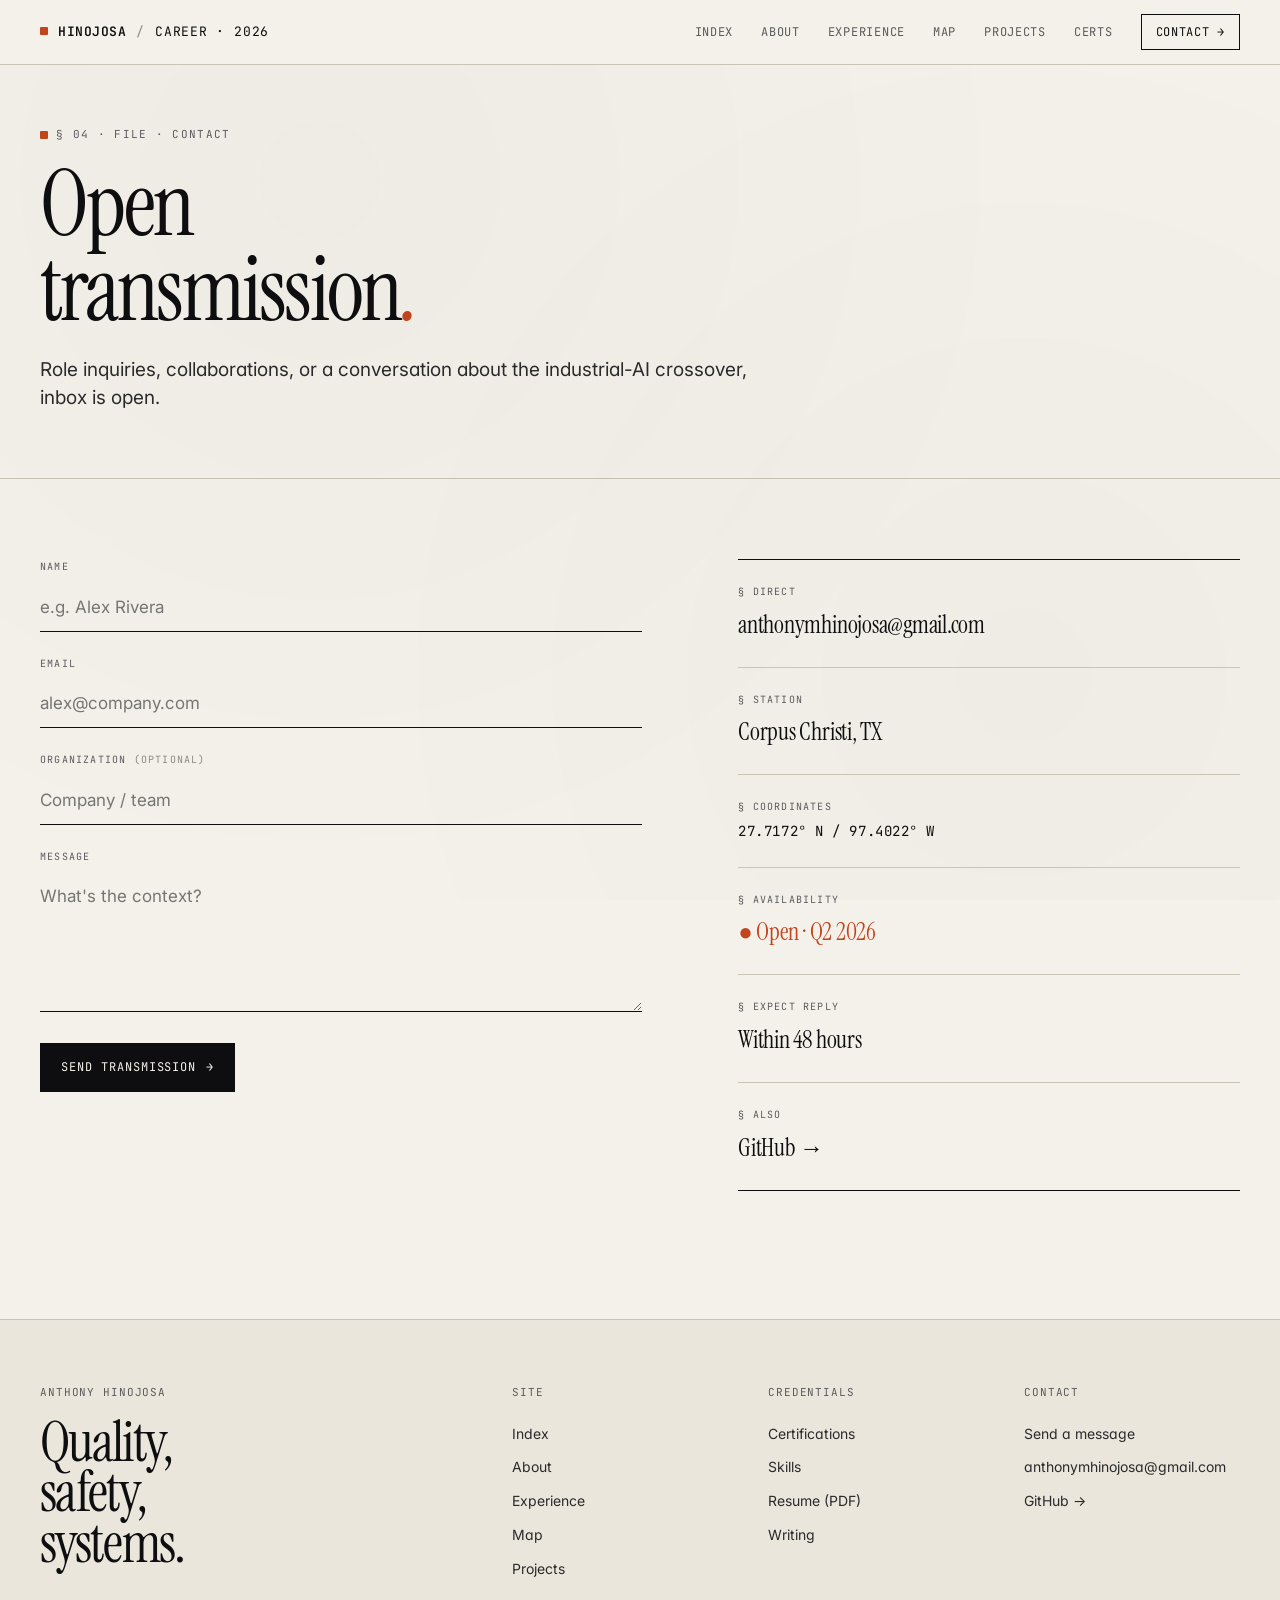
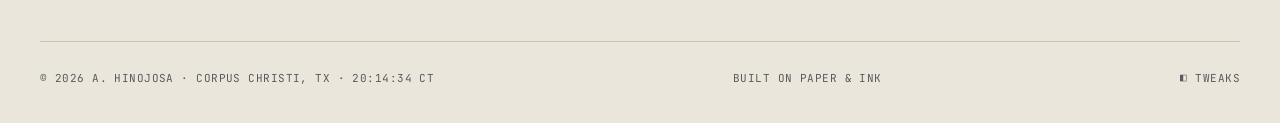
<file: contact.html>
<!DOCTYPE html>
<html lang="en">
<head>
<meta charset="UTF-8">
<meta name="viewport" content="width=device-width, initial-scale=1.0">
<link rel="icon" href="images/favicon.ico">
<meta name="theme-color" content="#F4F1EA">
<meta name="description" content="Contact Anthony Hinojosa for roles bridging industrial operations and emerging technology. Based in Corpus Christi, TX.">
<link rel="canonical" href="https://anthonyhinojosa77.github.io/contact.html">
<meta property="og:type" content="website">
<meta property="og:site_name" content="Anthony Hinojosa">
<meta property="og:title" content="Contact · Anthony Hinojosa">
<meta property="og:description" content="Contact Anthony Hinojosa for roles bridging industrial operations and emerging technology. Based in Corpus Christi, TX.">
<meta property="og:url" content="https://anthonyhinojosa77.github.io/contact.html">
<meta property="og:image" content="https://anthonyhinojosa77.github.io/images/headshot.jpg">
<meta property="og:image:alt" content="Anthony Hinojosa">
<meta name="twitter:card" content="summary_large_image">
<meta name="twitter:title" content="Contact · Anthony Hinojosa">
<meta name="twitter:description" content="Contact Anthony Hinojosa for roles bridging industrial operations and emerging technology. Based in Corpus Christi, TX.">
<meta name="twitter:image" content="https://anthonyhinojosa77.github.io/images/headshot.jpg">
<title>Contact · Anthony Hinojosa</title>
<link rel="preconnect" href="https://fonts.googleapis.com">
<link rel="preconnect" href="https://fonts.gstatic.com" crossorigin>
<link href="https://fonts.googleapis.com/css2?family=Instrument+Serif:ital@0;1&family=Inter:wght@400;500;600;700&family=JetBrains+Mono:wght@400;500&display=swap" rel="stylesheet">
<link rel="stylesheet" href="css/system.css">
<link rel="stylesheet" href="css/pages.css">
</head>
<body data-theme="light" class="hv-editorial">

<a class="skip" href="#main">Skip to main</a>

<header class="nav">
  <div class="nav-inner">
    <a class="brand" href="index.html">
      <span class="dot"></span><strong>Hinojosa</strong>
      <span class="slash">/</span><span>Career · 2026</span>
    </a>
    <nav class="nav-links">
      <a class="nav-link" href="index.html">Index</a>
      <a class="nav-link" href="about.html">About</a>
      <a class="nav-link" href="experience.html">Experience</a>
      <a class="nav-link" href="mindmap.html">Map</a>
      <a class="nav-link" href="projects.html">Projects</a>
      <a class="nav-link" href="certifications.html">Certs</a>
      <a class="nav-cta" href="contact.html" aria-current="page">Contact →</a>
    </nav>
  </div>
</header>

<main id="main">

  <section class="page-header">
    <div class="container">
      <div class="eyebrow reveal">§ 04 · File · Contact</div>
      <h1 class="reveal">Open<br>transmission<em style="font-style: italic; color: var(--signal);">.</em></h1>
      <p class="lede reveal">Role inquiries, collaborations, or a conversation about the industrial-AI crossover, inbox is open.</p>
    </div>
  </section>

  <section class="section">
    <div class="container">
      <div class="contact-grid">
        <form class="contact-form reveal" id="contact-form" action="https://formsubmit.co/anthonymhinojosa@gmail.com" method="POST">
          <input type="hidden" name="_subject" value="New transmission · career site">
          <input type="hidden" name="_template" value="table">
          <input type="hidden" name="_captcha" value="false">
          <input type="hidden" name="_next" value="" id="contact-next">
          <input type="text" name="_honey" style="display:none" tabindex="-1" autocomplete="off" aria-hidden="true">
          <div class="field">
            <label for="name">Name</label>
            <input type="text" id="name" name="name" required placeholder="e.g. Alex Rivera">
          </div>
          <div class="field">
            <label for="email">Email</label>
            <input type="email" id="email" name="email" required placeholder="alex@company.com">
          </div>
          <div class="field">
            <label for="org">Organization <span style="color: var(--ink-4);">(optional)</span></label>
            <input type="text" id="org" name="organization" placeholder="Company / team">
          </div>
          <div class="field">
            <label for="msg">Message</label>
            <textarea id="msg" name="message" required placeholder="What's the context?"></textarea>
          </div>
          <button type="submit" class="btn btn-primary">Send Transmission <span class="arrow">→</span></button>
        </form>

        <aside class="contact-side">
          <div class="item reveal">
            <div class="k">§ Direct</div>
            <div class="v"><a href="mailto:anthonymhinojosa@gmail.com">anthonymhinojosa@gmail.com</a></div>
          </div>
          <div class="item reveal">
            <div class="k">§ Station</div>
            <div class="v">Corpus Christi, TX</div>
          </div>
          <div class="item reveal">
            <div class="k">§ Coordinates</div>
            <div class="v mono" style="font-family: var(--f-mono); font-size: 14px; letter-spacing: 0.04em;">27.7172° N / 97.4022° W</div>
          </div>
          <div class="item reveal">
            <div class="k">§ Availability</div>
            <div class="v" style="color: var(--signal);">● Open · Q2 2026</div>
          </div>
          <div class="item reveal">
            <div class="k">§ Expect Reply</div>
            <div class="v">Within 48 hours</div>
          </div>
          <div class="item reveal">
            <div class="k">§ Also</div>
            <div class="v"><a href="https://github.com/AnthonyHinojosa77" target="_blank" rel="noopener">GitHub →</a></div>
          </div>
        </aside>
      </div>
    </div>
  </section>

</main>

<footer class="site-footer">
  <div class="container">
    <div class="footer-grid">
      <div><h4>Anthony Hinojosa</h4><p class="footer-name">Quality,<br>safety,<br>systems.</p></div>
      <div><h4>Site</h4><a href="index.html">Index</a><a href="about.html">About</a><a href="experience.html">Experience</a><a href="mindmap.html">Map</a><a href="projects.html">Projects</a></div>
      <div><h4>Credentials</h4><a href="certifications.html">Certifications</a><a href="skills.html">Skills</a><a href="resume.html">Resume (PDF)</a><a href="blog.html">Writing</a></div>
      <div><h4>Contact</h4><a href="contact.html">Send a message</a><a href="mailto:anthonymhinojosa@gmail.com">anthonymhinojosa@gmail.com</a><a href="https://github.com/AnthonyHinojosa77" target="_blank" rel="noopener">GitHub →</a></div>
    </div>
    <div class="footer-bottom">
      <span class="mono">© 2026 A. HINOJOSA · CORPUS CHRISTI, TX · <span data-clock>00:00:00 CT</span></span>
      <span class="mono">BUILT ON PAPER &amp; INK</span>
    </div>
  </div>
</footer>

<script src="js/site.js" defer></script>
<script>
(function () {
  // Redirect back to this page with ?sent=1 after FormSubmit delivers,
  // computed at runtime so it works on any domain.
  var next = document.getElementById('contact-next');
  if (next) next.value = location.origin + location.pathname + '?sent=1';

  // Returning from a successful submit: swap the form for the success state.
  if (new URLSearchParams(location.search).get('sent') === '1') {
    var form = document.getElementById('contact-form');
    if (form) {
      form.classList.add('in');
      form.innerHTML =
        '<div class="eyebrow" style="margin-bottom: 16px;">§ Message received</div>' +
        '<h3 style="font-family: var(--f-display); font-size: 40px; line-height: 1; letter-spacing: -0.02em; margin-bottom: 16px;">Transmission logged.</h3>' +
        '<p style="color: var(--ink-2); font-size: 17px; max-width: 44ch;">Your message is on its way. Expect a reply within 48 hours.</p>' +
        '<a class="btn btn-secondary" href="index.html" style="margin-top: 24px;">Back to Index <span class="arrow">→</span></a>';
    }
  }
})();
</script>
</body>
</html>
</file>
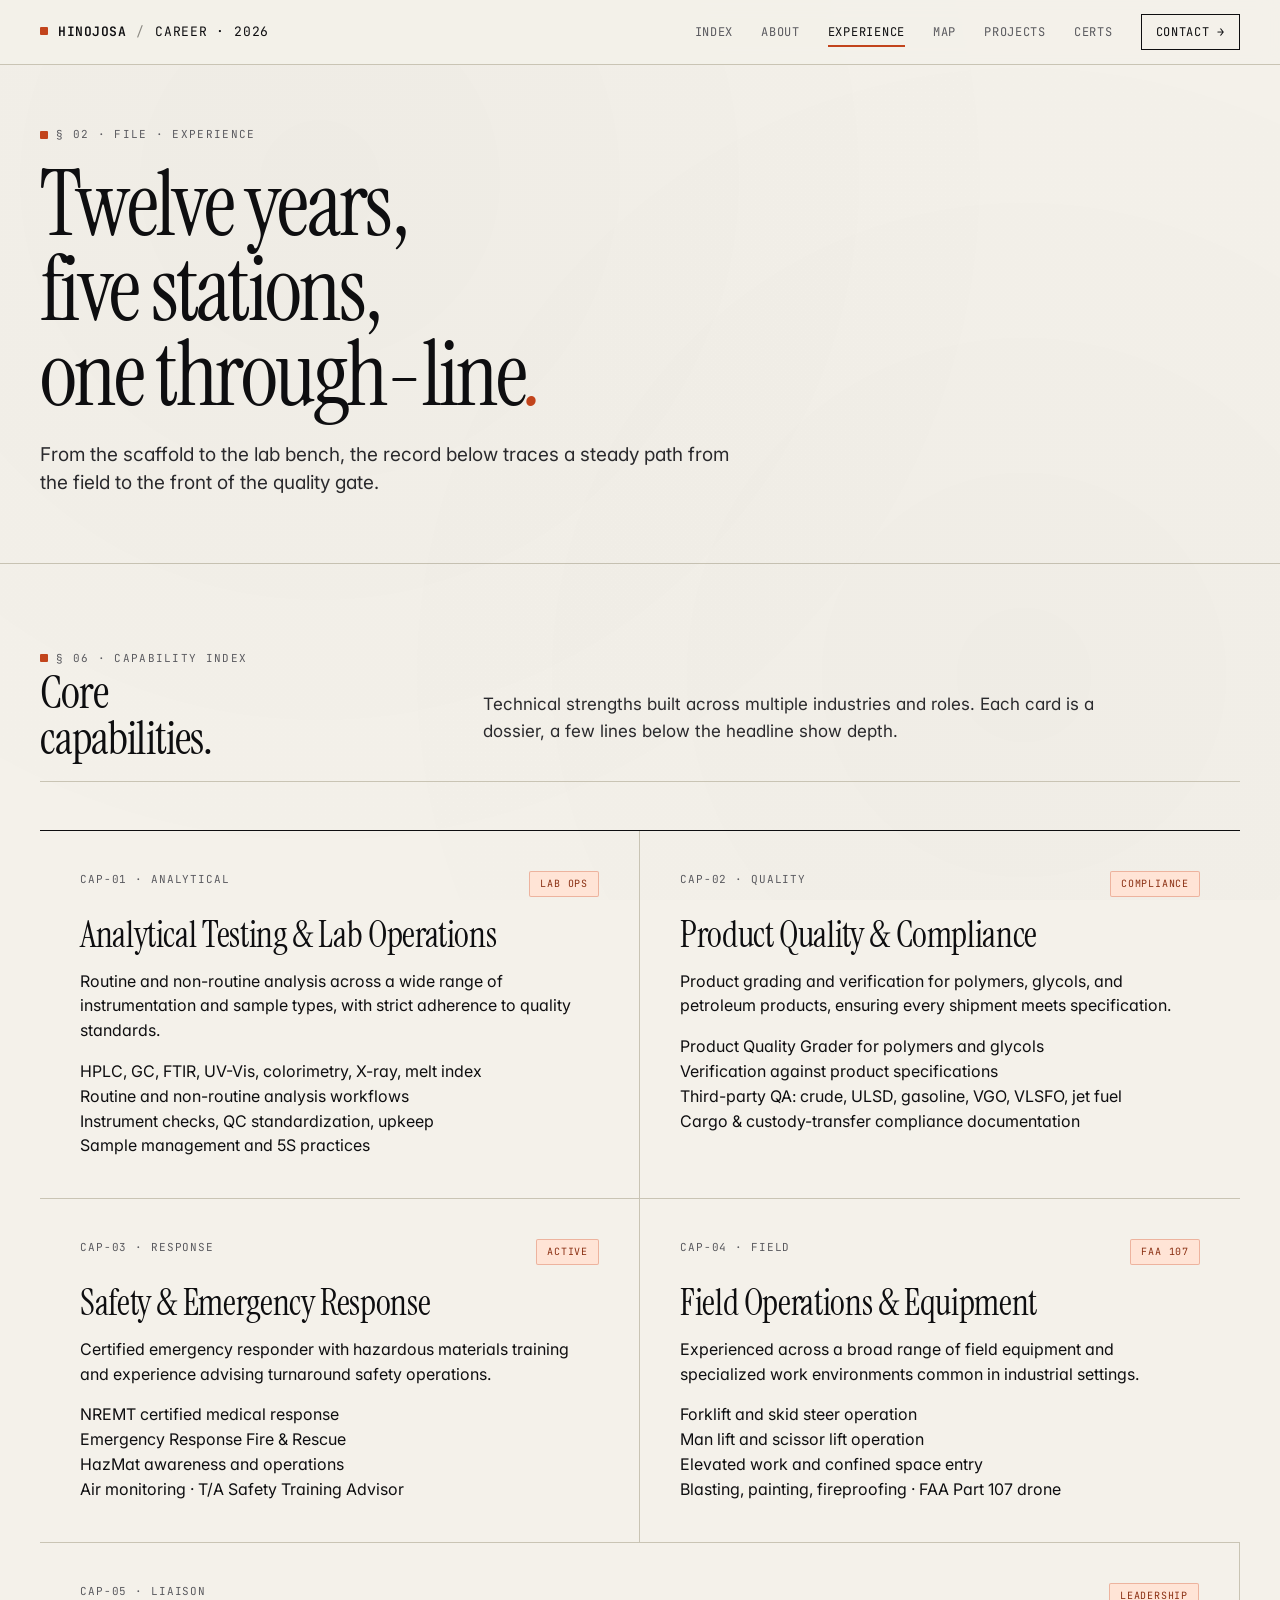
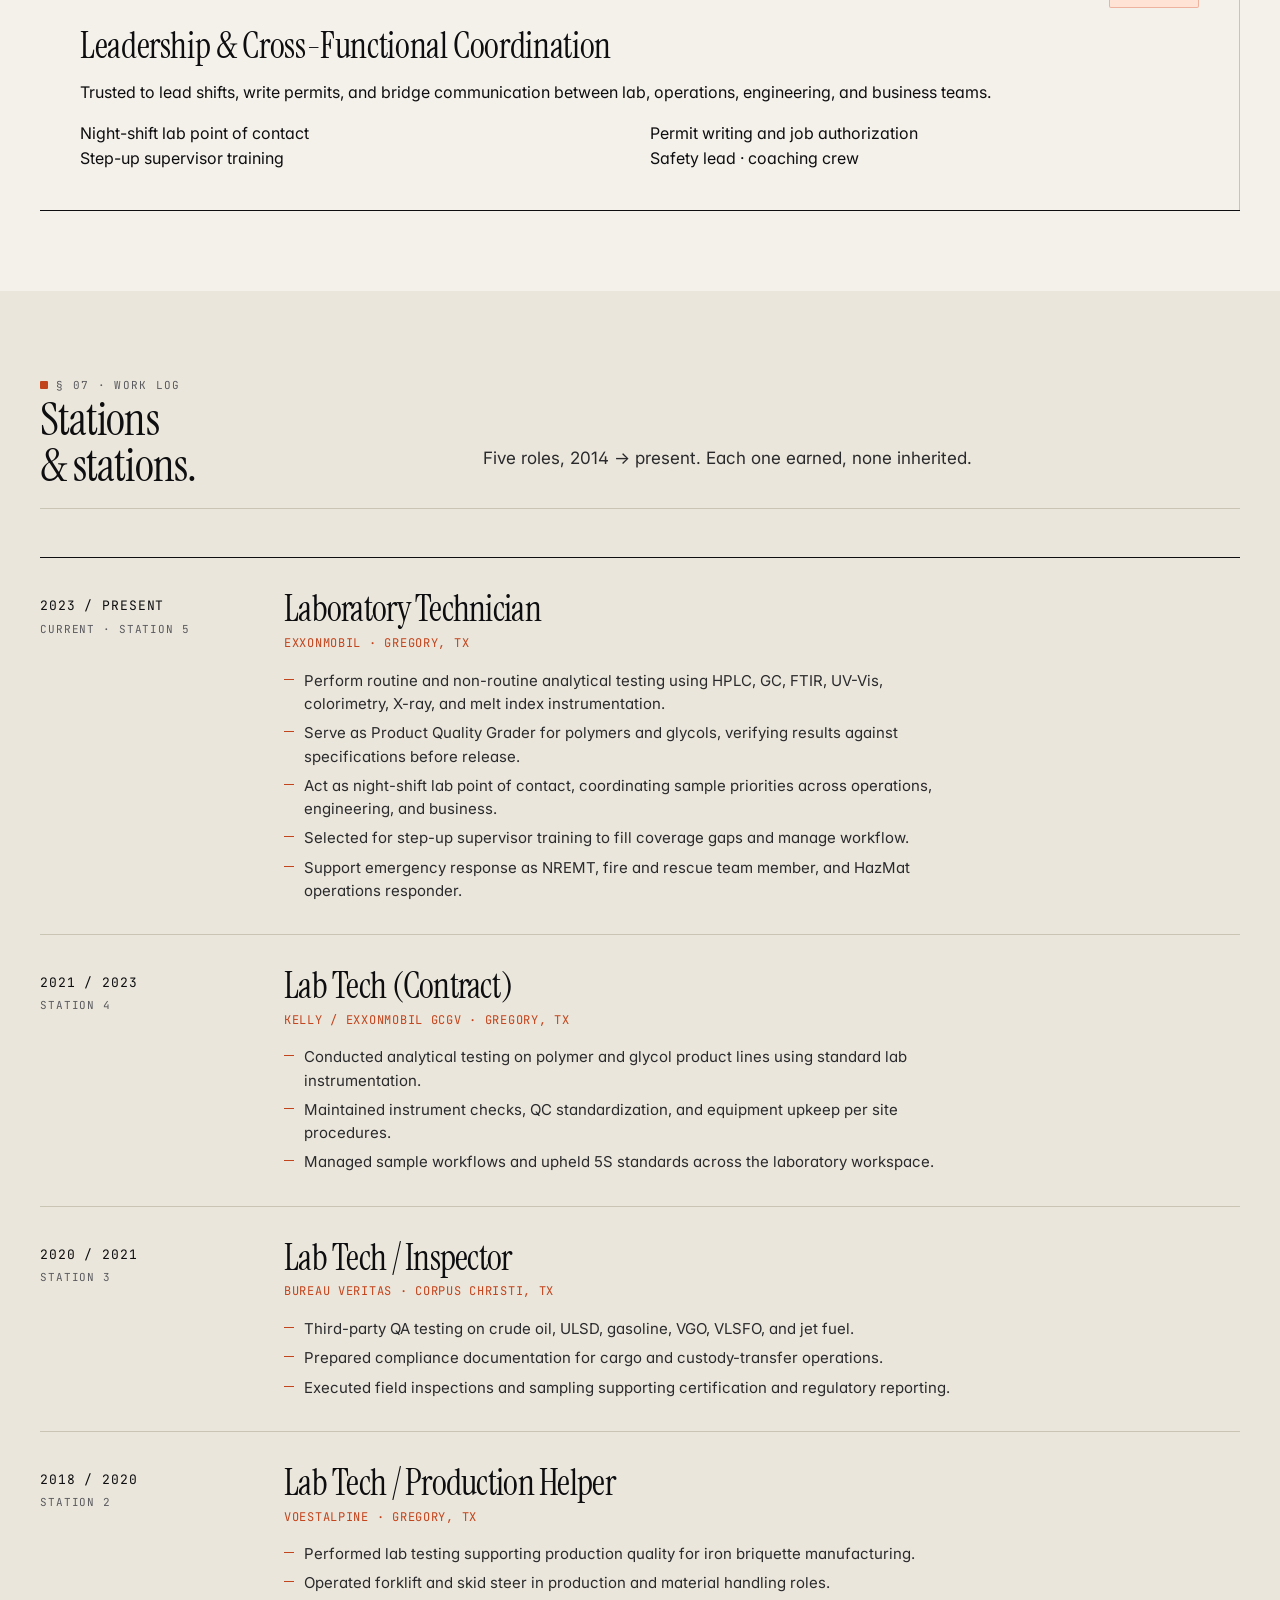
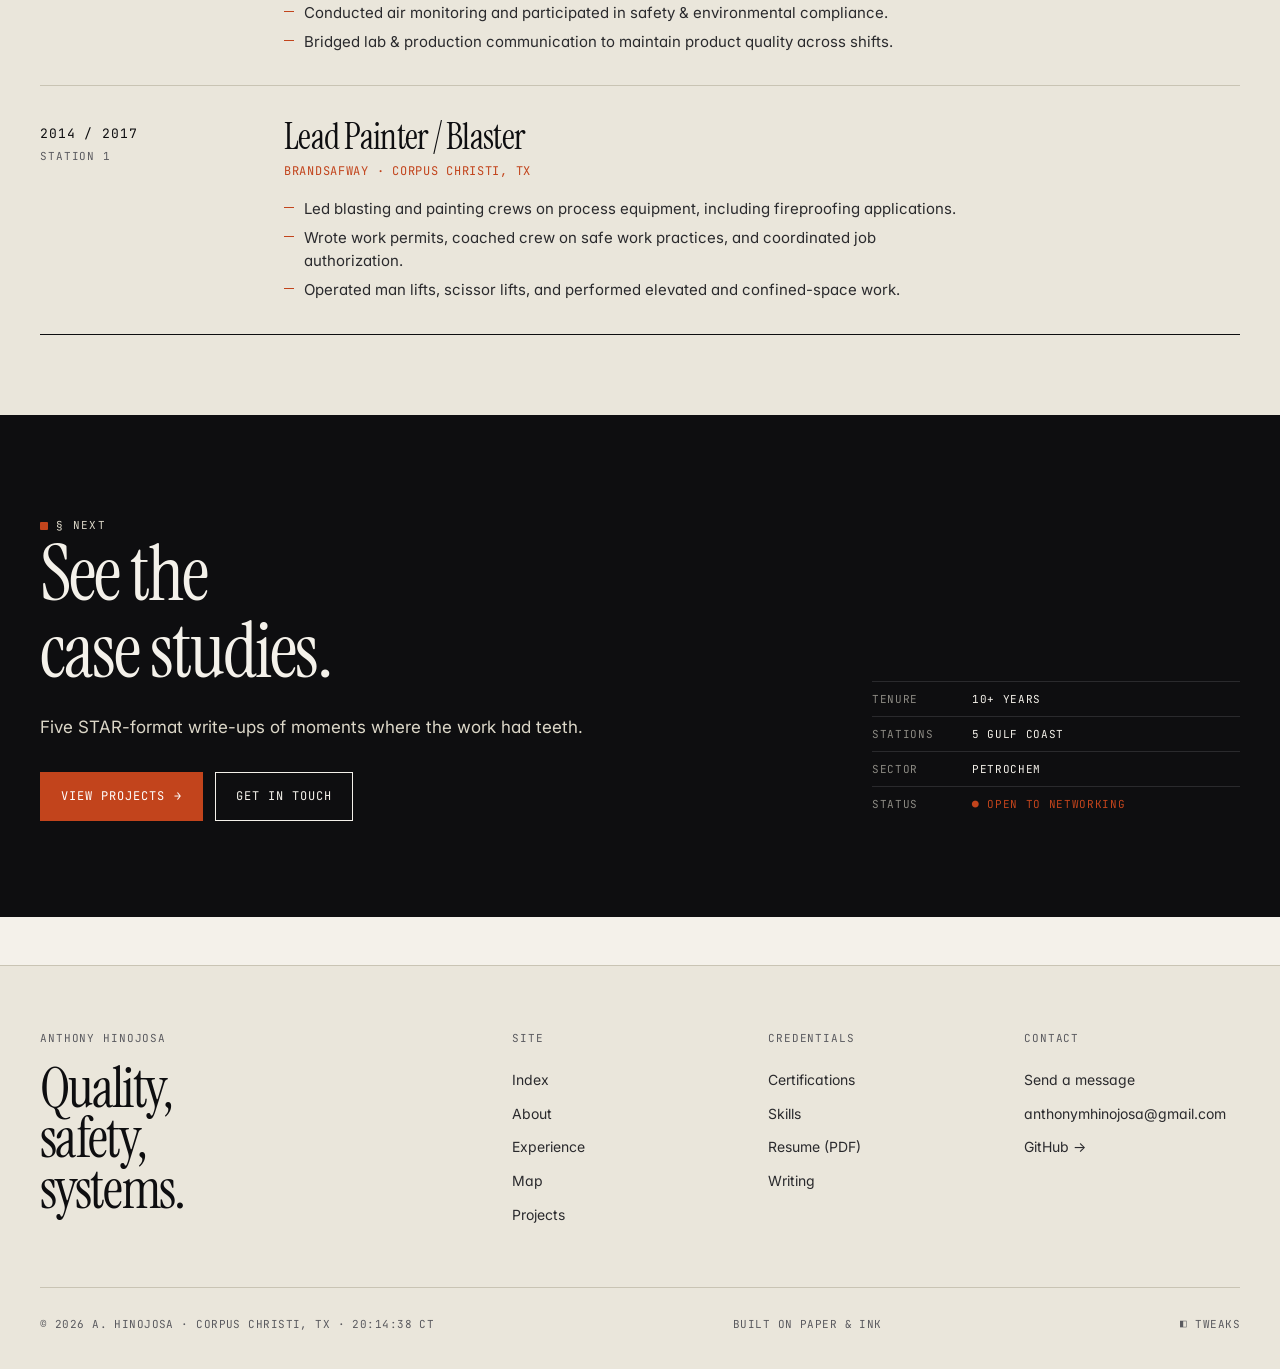
<file: experience.html>
<!DOCTYPE html>
<html lang="en">
<head>
<meta charset="UTF-8">
<meta name="viewport" content="width=device-width, initial-scale=1.0">
<link rel="icon" href="images/favicon.ico">
<meta name="theme-color" content="#F4F1EA">
<meta name="description" content="Work history and capability domains for Anthony Hinojosa across ExxonMobil GCGV, Bureau Veritas, voestalpine, and BrandSafway.">
<link rel="canonical" href="https://anthonyhinojosa77.github.io/experience.html">
<meta property="og:type" content="website">
<meta property="og:site_name" content="Anthony Hinojosa">
<meta property="og:title" content="Experience · Anthony Hinojosa">
<meta property="og:description" content="Work history and capability domains for Anthony Hinojosa across ExxonMobil GCGV, Bureau Veritas, voestalpine, and BrandSafway.">
<meta property="og:url" content="https://anthonyhinojosa77.github.io/experience.html">
<meta property="og:image" content="https://anthonyhinojosa77.github.io/images/headshot.jpg">
<meta property="og:image:alt" content="Anthony Hinojosa">
<meta name="twitter:card" content="summary_large_image">
<meta name="twitter:title" content="Experience · Anthony Hinojosa">
<meta name="twitter:description" content="Work history and capability domains for Anthony Hinojosa across ExxonMobil GCGV, Bureau Veritas, voestalpine, and BrandSafway.">
<meta name="twitter:image" content="https://anthonyhinojosa77.github.io/images/headshot.jpg">
<title>Experience · Anthony Hinojosa</title>
<link rel="preconnect" href="https://fonts.googleapis.com">
<link rel="preconnect" href="https://fonts.gstatic.com" crossorigin>
<link href="https://fonts.googleapis.com/css2?family=Instrument+Serif:ital@0;1&family=Inter:wght@400;500;600;700&family=JetBrains+Mono:wght@400;500&display=swap" rel="stylesheet">
<link rel="stylesheet" href="css/system.css">
<link rel="stylesheet" href="css/pages.css">
</head>
<body data-theme="light" class="hv-editorial">

<a class="skip" href="#main">Skip to main</a>

<header class="nav">
  <div class="nav-inner">
    <a class="brand" href="index.html">
      <span class="dot"></span><strong>Hinojosa</strong>
      <span class="slash">/</span><span>Career · 2026</span>
    </a>
    <nav class="nav-links">
      <a class="nav-link" href="index.html">Index</a>
      <a class="nav-link" href="about.html">About</a>
      <a class="nav-link" href="experience.html" aria-current="page">Experience</a>
      <a class="nav-link" href="mindmap.html">Map</a>
      <a class="nav-link" href="projects.html">Projects</a>
      <a class="nav-link" href="certifications.html">Certs</a>
      <a class="nav-cta" href="contact.html">Contact →</a>
    </nav>
  </div>
</header>

<main id="main">

  <section class="page-header">
    <div class="container">
      <div class="eyebrow reveal">§ 02 · File · Experience</div>
      <h1 class="reveal">Twelve years,<br>five stations,<br>one through-line<em style="font-style: italic; color: var(--signal);">.</em></h1>
      <p class="lede reveal">From the scaffold to the lab bench, the record below traces a steady path from the field to the front of the quality gate.</p>
    </div>
  </section>

  <section class="section">
    <div class="container">
      <div class="section-head">
        <div>
          <div class="eyebrow reveal">§ 06 · Capability Index</div>
          <h2 class="reveal">Core<br>capabilities.</h2>
        </div>
        <p class="lede reveal">Technical strengths built across multiple industries and roles. Each card is a dossier, a few lines below the headline show depth.</p>
      </div>

      <div class="grid g2" style="gap: 0; border-top: var(--hair-dark); border-bottom: var(--hair-dark);">
        <article class="reveal" style="padding: 40px; border-right: var(--hair); border-bottom: var(--hair);">
          <div class="card-head">
            <span class="card-id">CAP-01 · ANALYTICAL</span>
            <span class="tag sig">Lab Ops</span>
          </div>
          <h3 style="font-family: var(--f-display); font-size: 36px; line-height: 1; margin-bottom: 16px;">Analytical Testing &amp; Lab Operations</h3>
          <p>Routine and non-routine analysis across a wide range of instrumentation and sample types, with strict adherence to quality standards.</p>
          <ul class="bullets">
            <li>HPLC, GC, FTIR, UV-Vis, colorimetry, X-ray, melt index</li>
            <li>Routine and non-routine analysis workflows</li>
            <li>Instrument checks, QC standardization, upkeep</li>
            <li>Sample management and 5S practices</li>
          </ul>
        </article>

        <article class="reveal" style="padding: 40px; border-bottom: var(--hair);">
          <div class="card-head">
            <span class="card-id">CAP-02 · QUALITY</span>
            <span class="tag sig">Compliance</span>
          </div>
          <h3 style="font-family: var(--f-display); font-size: 36px; line-height: 1; margin-bottom: 16px;">Product Quality &amp; Compliance</h3>
          <p>Product grading and verification for polymers, glycols, and petroleum products, ensuring every shipment meets specification.</p>
          <ul class="bullets">
            <li>Product Quality Grader for polymers and glycols</li>
            <li>Verification against product specifications</li>
            <li>Third-party QA: crude, ULSD, gasoline, VGO, VLSFO, jet fuel</li>
            <li>Cargo &amp; custody-transfer compliance documentation</li>
          </ul>
        </article>

        <article class="reveal" style="padding: 40px; border-right: var(--hair); border-bottom: var(--hair);">
          <div class="card-head">
            <span class="card-id">CAP-03 · RESPONSE</span>
            <span class="tag sig">Active</span>
          </div>
          <h3 style="font-family: var(--f-display); font-size: 36px; line-height: 1; margin-bottom: 16px;">Safety &amp; Emergency Response</h3>
          <p>Certified emergency responder with hazardous materials training and experience advising turnaround safety operations.</p>
          <ul class="bullets">
            <li>NREMT certified medical response</li>
            <li>Emergency Response Fire &amp; Rescue</li>
            <li>HazMat awareness and operations</li>
            <li>Air monitoring · T/A Safety Training Advisor</li>
          </ul>
        </article>

        <article class="reveal" style="padding: 40px; border-bottom: var(--hair);">
          <div class="card-head">
            <span class="card-id">CAP-04 · FIELD</span>
            <span class="tag sig">FAA 107</span>
          </div>
          <h3 style="font-family: var(--f-display); font-size: 36px; line-height: 1; margin-bottom: 16px;">Field Operations &amp; Equipment</h3>
          <p>Experienced across a broad range of field equipment and specialized work environments common in industrial settings.</p>
          <ul class="bullets">
            <li>Forklift and skid steer operation</li>
            <li>Man lift and scissor lift operation</li>
            <li>Elevated work and confined space entry</li>
            <li>Blasting, painting, fireproofing · FAA Part 107 drone</li>
          </ul>
        </article>

        <article class="reveal" style="padding: 40px; border-right: var(--hair); grid-column: 1 / -1;">
          <div class="card-head">
            <span class="card-id">CAP-05 · LIAISON</span>
            <span class="tag sig">Leadership</span>
          </div>
          <h3 style="font-family: var(--f-display); font-size: 36px; line-height: 1; margin-bottom: 16px;">Leadership &amp; Cross-Functional Coordination</h3>
          <p>Trusted to lead shifts, write permits, and bridge communication between lab, operations, engineering, and business teams.</p>
          <div class="grid g2" style="margin-top: 16px;">
            <ul class="bullets">
              <li>Night-shift lab point of contact</li>
              <li>Step-up supervisor training</li>
            </ul>
            <ul class="bullets">
              <li>Permit writing and job authorization</li>
              <li>Safety lead · coaching crew</li>
            </ul>
          </div>
        </article>
      </div>
    </div>
  </section>

  <!-- WORK HISTORY / TIMELINE -->
  <section class="section" style="background: var(--paper-2); padding-top: 80px;">
    <div class="container">
      <div class="section-head">
        <div>
          <div class="eyebrow reveal">§ 07 · Work Log</div>
          <h2 class="reveal">Stations<br>&amp; stations.</h2>
        </div>
        <p class="lede reveal">Five roles, 2014 → present. Each one earned, none inherited.</p>
      </div>

      <ul class="timeline">
        <li class="tl-item reveal">
          <div class="tl-meta">
            <span class="yr">2023 / PRESENT</span>
            <span>CURRENT · STATION 5</span>
          </div>
          <div class="tl-body">
            <h3>Laboratory Technician</h3>
            <span class="org">ExxonMobil · Gregory, TX</span>
            <ul class="bullets">
              <li>Perform routine and non-routine analytical testing using HPLC, GC, FTIR, UV-Vis, colorimetry, X-ray, and melt index instrumentation.</li>
              <li>Serve as Product Quality Grader for polymers and glycols, verifying results against specifications before release.</li>
              <li>Act as night-shift lab point of contact, coordinating sample priorities across operations, engineering, and business.</li>
              <li>Selected for step-up supervisor training to fill coverage gaps and manage workflow.</li>
              <li>Support emergency response as NREMT, fire and rescue team member, and HazMat operations responder.</li>
            </ul>
          </div>
        </li>

        <li class="tl-item reveal">
          <div class="tl-meta">
            <span class="yr">2021 / 2023</span>
            <span>STATION 4</span>
          </div>
          <div class="tl-body">
            <h3>Lab Tech (Contract)</h3>
            <span class="org">Kelly / ExxonMobil GCGV · Gregory, TX</span>
            <ul class="bullets">
              <li>Conducted analytical testing on polymer and glycol product lines using standard lab instrumentation.</li>
              <li>Maintained instrument checks, QC standardization, and equipment upkeep per site procedures.</li>
              <li>Managed sample workflows and upheld 5S standards across the laboratory workspace.</li>
            </ul>
          </div>
        </li>

        <li class="tl-item reveal">
          <div class="tl-meta">
            <span class="yr">2020 / 2021</span>
            <span>STATION 3</span>
          </div>
          <div class="tl-body">
            <h3>Lab Tech / Inspector</h3>
            <span class="org">Bureau Veritas · Corpus Christi, TX</span>
            <ul class="bullets">
              <li>Third-party QA testing on crude oil, ULSD, gasoline, VGO, VLSFO, and jet fuel.</li>
              <li>Prepared compliance documentation for cargo and custody-transfer operations.</li>
              <li>Executed field inspections and sampling supporting certification and regulatory reporting.</li>
            </ul>
          </div>
        </li>

        <li class="tl-item reveal">
          <div class="tl-meta">
            <span class="yr">2018 / 2020</span>
            <span>STATION 2</span>
          </div>
          <div class="tl-body">
            <h3>Lab Tech / Production Helper</h3>
            <span class="org">voestalpine · Gregory, TX</span>
            <ul class="bullets">
              <li>Performed lab testing supporting production quality for iron briquette manufacturing.</li>
              <li>Operated forklift and skid steer in production and material handling roles.</li>
              <li>Conducted air monitoring and participated in safety &amp; environmental compliance.</li>
              <li>Bridged lab &amp; production communication to maintain product quality across shifts.</li>
            </ul>
          </div>
        </li>

        <li class="tl-item reveal">
          <div class="tl-meta">
            <span class="yr">2014 / 2017</span>
            <span>STATION 1</span>
          </div>
          <div class="tl-body">
            <h3>Lead Painter / Blaster</h3>
            <span class="org">BrandSafway · Corpus Christi, TX</span>
            <ul class="bullets">
              <li>Led blasting and painting crews on process equipment, including fireproofing applications.</li>
              <li>Wrote work permits, coached crew on safe work practices, and coordinated job authorization.</li>
              <li>Operated man lifts, scissor lifts, and performed elevated and confined-space work.</li>
            </ul>
          </div>
        </li>
      </ul>
    </div>
  </section>

  <section class="cta-band">
    <div class="container">
      <div class="cta-grid">
        <div>
          <div class="eyebrow reveal" style="color: var(--paper-3);">§ Next</div>
          <h2 class="reveal">See the<br>case studies.</h2>
          <p class="lede reveal">Five STAR-format write-ups of moments where the work had teeth.</p>
          <div class="hero-actions reveal">
            <a class="btn btn-primary" href="projects.html">View Projects <span class="arrow">→</span></a>
            <a class="btn btn-secondary" href="contact.html">Get in Touch</a>
          </div>
        </div>
        <div class="cta-readout">
          <div><span class="k">TENURE</span><span class="v">10+ YEARS</span></div>
          <div><span class="k">STATIONS</span><span class="v">5 GULF COAST</span></div>
          <div><span class="k">SECTOR</span><span class="v">PETROCHEM</span></div>
          <div><span class="k">STATUS</span><span class="v" style="color: var(--signal);">● OPEN TO NETWORKING</span></div>
        </div>
      </div>
    </div>
  </section>

</main>

<footer class="site-footer">
  <div class="container">
    <div class="footer-grid">
      <div><h4>Anthony Hinojosa</h4><p class="footer-name">Quality,<br>safety,<br>systems.</p></div>
      <div><h4>Site</h4><a href="index.html">Index</a><a href="about.html">About</a><a href="experience.html">Experience</a><a href="mindmap.html">Map</a><a href="projects.html">Projects</a></div>
      <div><h4>Credentials</h4><a href="certifications.html">Certifications</a><a href="skills.html">Skills</a><a href="resume.html">Resume (PDF)</a><a href="blog.html">Writing</a></div>
      <div><h4>Contact</h4><a href="contact.html">Send a message</a><a href="mailto:anthonymhinojosa@gmail.com">anthonymhinojosa@gmail.com</a><a href="https://github.com/AnthonyHinojosa77" target="_blank" rel="noopener">GitHub →</a></div>
    </div>
    <div class="footer-bottom">
      <span class="mono">© 2026 A. HINOJOSA · CORPUS CHRISTI, TX · <span data-clock>00:00:00 CT</span></span>
      <span class="mono">BUILT ON PAPER &amp; INK</span>
    </div>
  </div>
</footer>

<script src="js/site.js" defer></script>
</body>
</html>
</file>
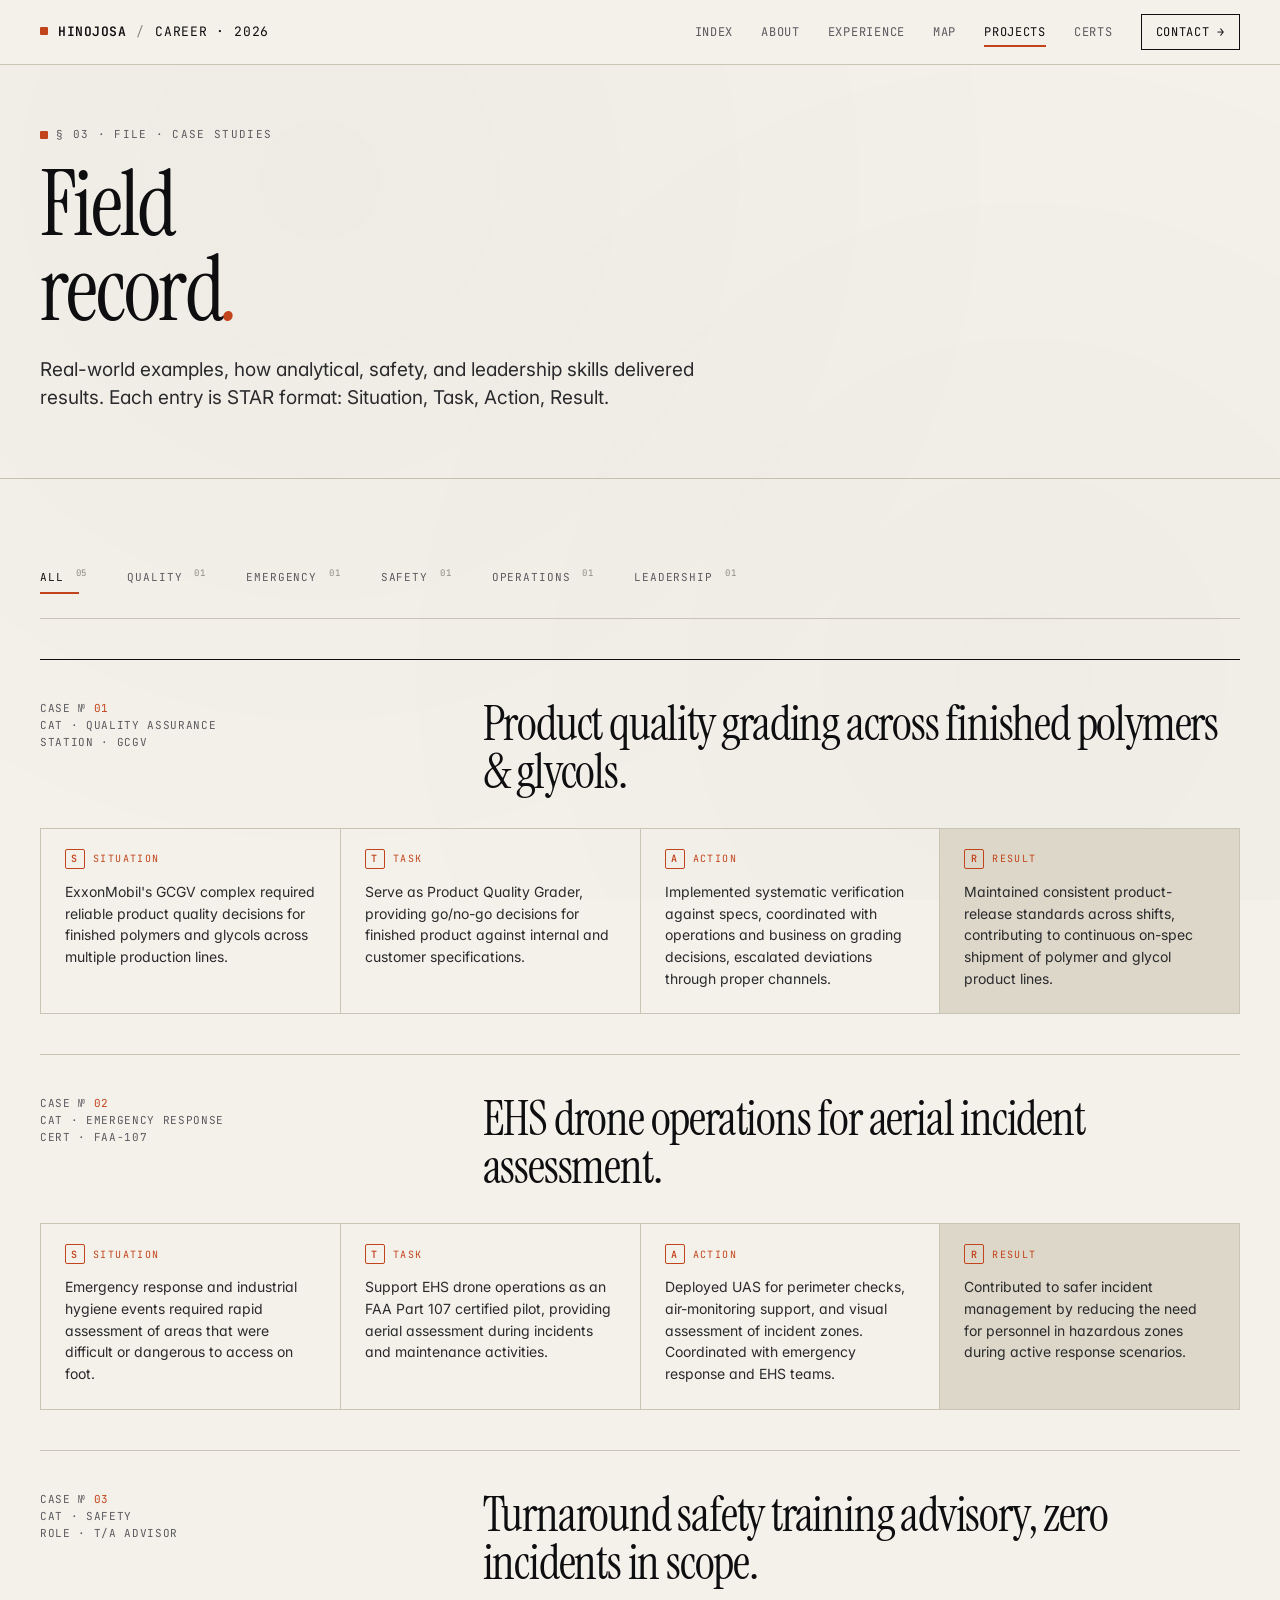
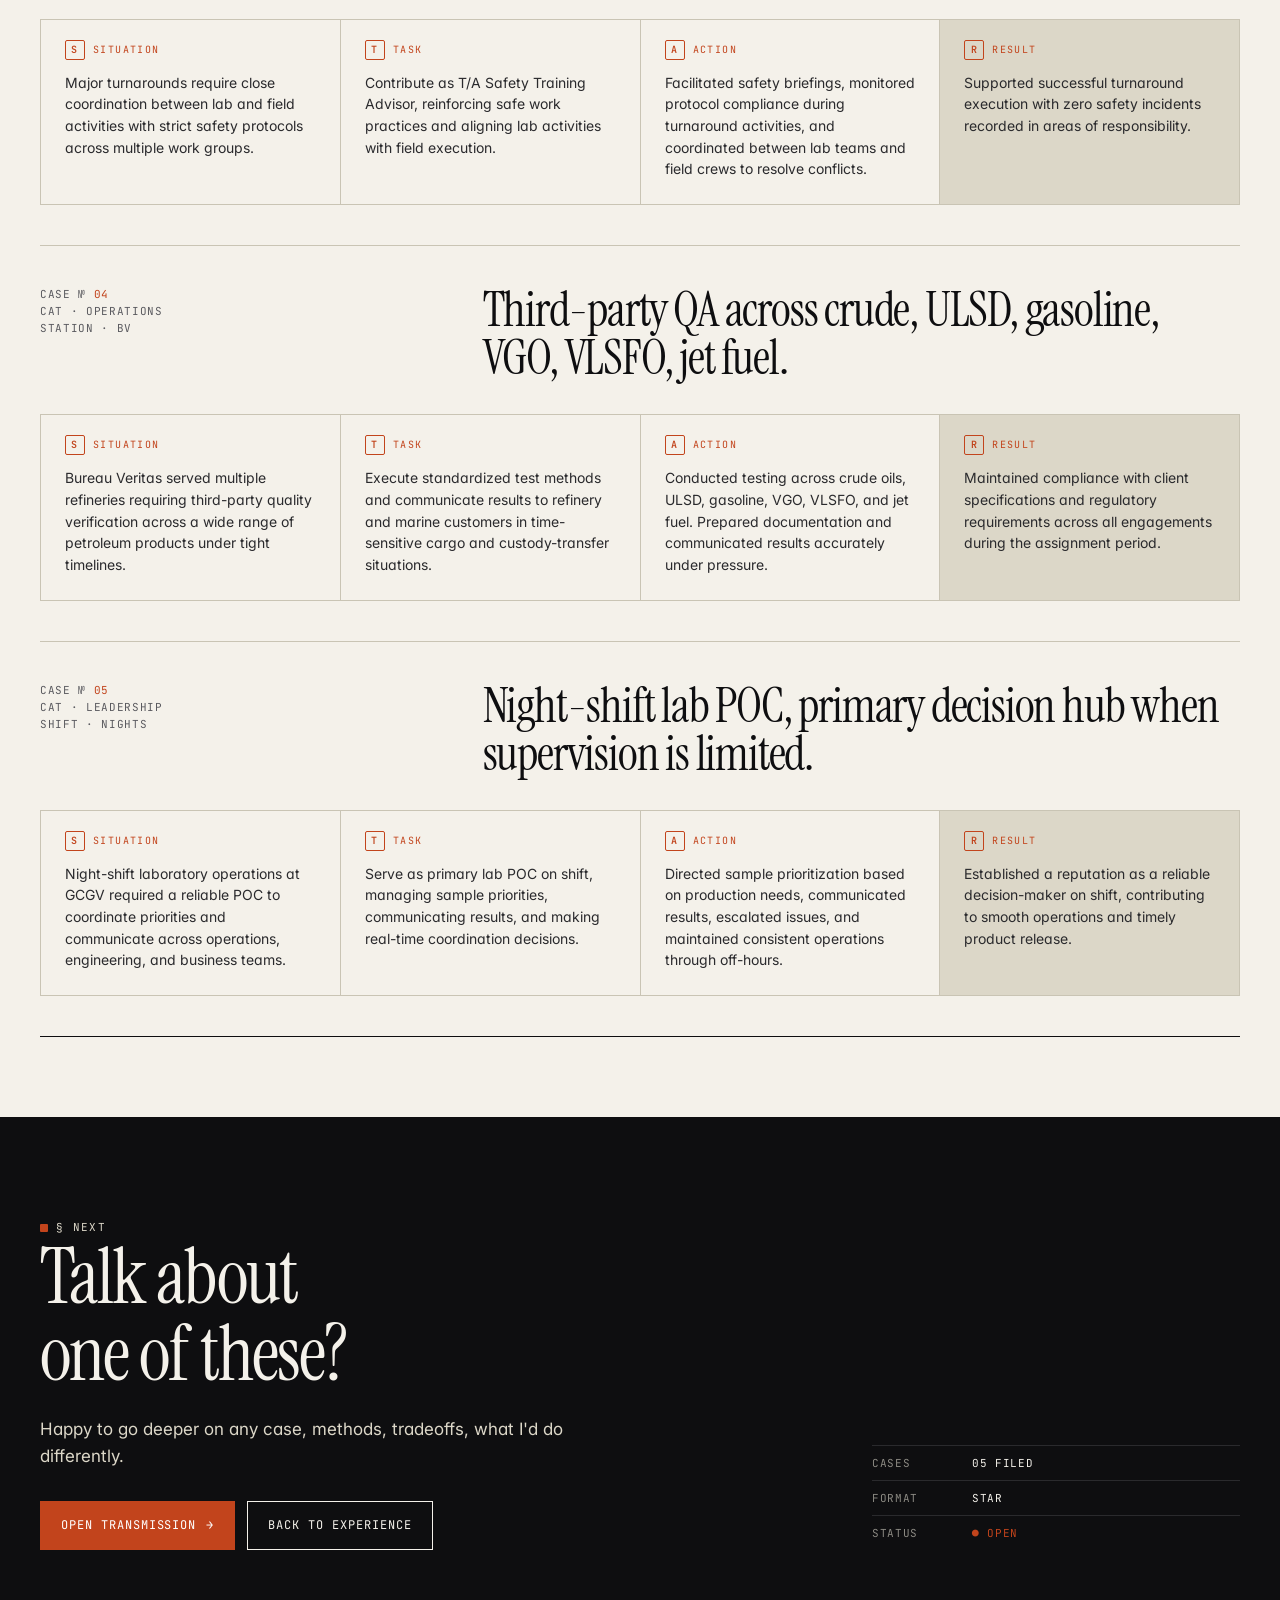
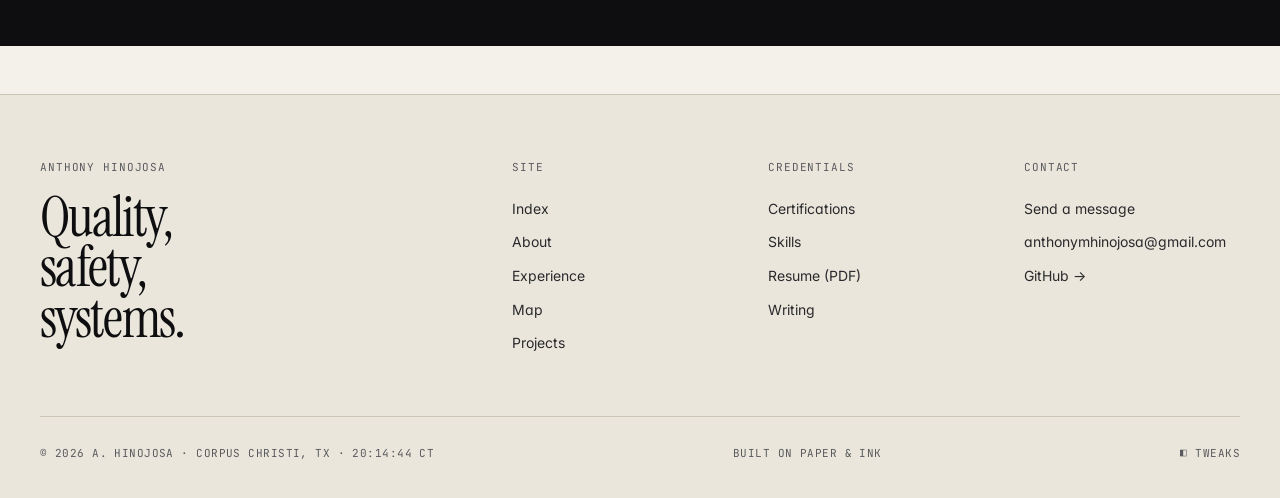
<file: projects.html>
<!DOCTYPE html>
<html lang="en">
<head>
<meta charset="UTF-8">
<meta name="viewport" content="width=device-width, initial-scale=1.0">
<link rel="icon" href="images/favicon.ico">
<meta name="theme-color" content="#F4F1EA">
<meta name="description" content="STAR-format case studies from Anthony Hinojosa's work in quality assurance, emergency response, drone operations, and lab leadership.">
<link rel="canonical" href="https://anthonyhinojosa77.github.io/projects.html">
<meta property="og:type" content="website">
<meta property="og:site_name" content="Anthony Hinojosa">
<meta property="og:title" content="Projects · Anthony Hinojosa">
<meta property="og:description" content="STAR-format case studies from Anthony Hinojosa's work in quality assurance, emergency response, drone operations, and lab leadership.">
<meta property="og:url" content="https://anthonyhinojosa77.github.io/projects.html">
<meta property="og:image" content="https://anthonyhinojosa77.github.io/images/headshot.jpg">
<meta property="og:image:alt" content="Anthony Hinojosa">
<meta name="twitter:card" content="summary_large_image">
<meta name="twitter:title" content="Projects · Anthony Hinojosa">
<meta name="twitter:description" content="STAR-format case studies from Anthony Hinojosa's work in quality assurance, emergency response, drone operations, and lab leadership.">
<meta name="twitter:image" content="https://anthonyhinojosa77.github.io/images/headshot.jpg">
<title>Projects · Anthony Hinojosa</title>
<link rel="preconnect" href="https://fonts.googleapis.com">
<link rel="preconnect" href="https://fonts.gstatic.com" crossorigin>
<link href="https://fonts.googleapis.com/css2?family=Instrument+Serif:ital@0;1&family=Inter:wght@400;500;600;700&family=JetBrains+Mono:wght@400;500&display=swap" rel="stylesheet">
<link rel="stylesheet" href="css/system.css">
<link rel="stylesheet" href="css/pages.css">
</head>
<body data-theme="light" class="hv-editorial">

<a class="skip" href="#main">Skip to main</a>

<header class="nav">
  <div class="nav-inner">
    <a class="brand" href="index.html">
      <span class="dot"></span><strong>Hinojosa</strong>
      <span class="slash">/</span><span>Career · 2026</span>
    </a>
    <nav class="nav-links">
      <a class="nav-link" href="index.html">Index</a>
      <a class="nav-link" href="about.html">About</a>
      <a class="nav-link" href="experience.html">Experience</a>
      <a class="nav-link" href="mindmap.html">Map</a>
      <a class="nav-link" href="projects.html" aria-current="page">Projects</a>
      <a class="nav-link" href="certifications.html">Certs</a>
      <a class="nav-cta" href="contact.html">Contact →</a>
    </nav>
  </div>
</header>

<main id="main">

  <section class="page-header">
    <div class="container">
      <div class="eyebrow reveal">§ 03 · File · Case Studies</div>
      <h1 class="reveal">Field<br>record<em style="font-style: italic; color: var(--signal);">.</em></h1>
      <p class="lede reveal">Real-world examples, how analytical, safety, and leadership skills delivered results. Each entry is STAR format: Situation, Task, Action, Result.</p>
    </div>
  </section>

  <section class="section">
    <div class="container">
      <div class="filters reveal" data-filter-group="projects" role="toolbar" aria-label="Filter case studies">
        <button data-filter="all" class="on">All <span class="n">05</span></button>
        <button data-filter="quality">Quality <span class="n">01</span></button>
        <button data-filter="emergency">Emergency <span class="n">01</span></button>
        <button data-filter="safety">Safety <span class="n">01</span></button>
        <button data-filter="operations">Operations <span class="n">01</span></button>
        <button data-filter="leadership">Leadership <span class="n">01</span></button>
      </div>

      <article class="case-study scroll-reveal" data-filter-item="projects" data-category="quality">
        <div class="cs-head">
          <div class="cs-meta">
            <div>CASE № <span class="num">01</span></div>
            <div>CAT · QUALITY ASSURANCE</div>
            <div>STATION · GCGV</div>
          </div>
          <h2>Product quality grading across finished polymers &amp; glycols.</h2>
        </div>
        <div class="star-grid">
          <div class="star-item"><h3 data-letter="S">Situation</h3><p>ExxonMobil's GCGV complex required reliable product quality decisions for finished polymers and glycols across multiple production lines.</p></div>
          <div class="star-item"><h3 data-letter="T">Task</h3><p>Serve as Product Quality Grader, providing go/no-go decisions for finished product against internal and customer specifications.</p></div>
          <div class="star-item"><h3 data-letter="A">Action</h3><p>Implemented systematic verification against specs, coordinated with operations and business on grading decisions, escalated deviations through proper channels.</p></div>
          <div class="star-item metric"><h3 data-letter="R">Result</h3><p>Maintained consistent product-release standards across shifts, contributing to continuous on-spec shipment of polymer and glycol product lines.</p></div>
        </div>
      </article>

      <article class="case-study scroll-reveal" data-filter-item="projects" data-category="emergency">
        <div class="cs-head">
          <div class="cs-meta">
            <div>CASE № <span class="num">02</span></div>
            <div>CAT · EMERGENCY RESPONSE</div>
            <div>CERT · FAA-107</div>
          </div>
          <h2>EHS drone operations for aerial incident assessment.</h2>
        </div>
        <div class="star-grid">
          <div class="star-item"><h3 data-letter="S">Situation</h3><p>Emergency response and industrial hygiene events required rapid assessment of areas that were difficult or dangerous to access on foot.</p></div>
          <div class="star-item"><h3 data-letter="T">Task</h3><p>Support EHS drone operations as an FAA Part 107 certified pilot, providing aerial assessment during incidents and maintenance activities.</p></div>
          <div class="star-item"><h3 data-letter="A">Action</h3><p>Deployed UAS for perimeter checks, air-monitoring support, and visual assessment of incident zones. Coordinated with emergency response and EHS teams.</p></div>
          <div class="star-item metric"><h3 data-letter="R">Result</h3><p>Contributed to safer incident management by reducing the need for personnel in hazardous zones during active response scenarios.</p></div>
        </div>
      </article>

      <article class="case-study scroll-reveal" data-filter-item="projects" data-category="safety">
        <div class="cs-head">
          <div class="cs-meta">
            <div>CASE № <span class="num">03</span></div>
            <div>CAT · SAFETY</div>
            <div>ROLE · T/A ADVISOR</div>
          </div>
          <h2>Turnaround safety training advisory, zero incidents in scope.</h2>
        </div>
        <div class="star-grid">
          <div class="star-item"><h3 data-letter="S">Situation</h3><p>Major turnarounds require close coordination between lab and field activities with strict safety protocols across multiple work groups.</p></div>
          <div class="star-item"><h3 data-letter="T">Task</h3><p>Contribute as T/A Safety Training Advisor, reinforcing safe work practices and aligning lab activities with field execution.</p></div>
          <div class="star-item"><h3 data-letter="A">Action</h3><p>Facilitated safety briefings, monitored protocol compliance during turnaround activities, and coordinated between lab teams and field crews to resolve conflicts.</p></div>
          <div class="star-item metric"><h3 data-letter="R">Result</h3><p>Supported successful turnaround execution with zero safety incidents recorded in areas of responsibility.</p></div>
        </div>
      </article>

      <article class="case-study scroll-reveal" data-filter-item="projects" data-category="operations">
        <div class="cs-head">
          <div class="cs-meta">
            <div>CASE № <span class="num">04</span></div>
            <div>CAT · OPERATIONS</div>
            <div>STATION · BV</div>
          </div>
          <h2>Third-party QA across crude, ULSD, gasoline, VGO, VLSFO, jet fuel.</h2>
        </div>
        <div class="star-grid">
          <div class="star-item"><h3 data-letter="S">Situation</h3><p>Bureau Veritas served multiple refineries requiring third-party quality verification across a wide range of petroleum products under tight timelines.</p></div>
          <div class="star-item"><h3 data-letter="T">Task</h3><p>Execute standardized test methods and communicate results to refinery and marine customers in time-sensitive cargo and custody-transfer situations.</p></div>
          <div class="star-item"><h3 data-letter="A">Action</h3><p>Conducted testing across crude oils, ULSD, gasoline, VGO, VLSFO, and jet fuel. Prepared documentation and communicated results accurately under pressure.</p></div>
          <div class="star-item metric"><h3 data-letter="R">Result</h3><p>Maintained compliance with client specifications and regulatory requirements across all engagements during the assignment period.</p></div>
        </div>
      </article>

      <article class="case-study scroll-reveal" data-filter-item="projects" data-category="leadership">
        <div class="cs-head">
          <div class="cs-meta">
            <div>CASE № <span class="num">05</span></div>
            <div>CAT · LEADERSHIP</div>
            <div>SHIFT · NIGHTS</div>
          </div>
          <h2>Night-shift lab POC, primary decision hub when supervision is limited.</h2>
        </div>
        <div class="star-grid">
          <div class="star-item"><h3 data-letter="S">Situation</h3><p>Night-shift laboratory operations at GCGV required a reliable POC to coordinate priorities and communicate across operations, engineering, and business teams.</p></div>
          <div class="star-item"><h3 data-letter="T">Task</h3><p>Serve as primary lab POC on shift, managing sample priorities, communicating results, and making real-time coordination decisions.</p></div>
          <div class="star-item"><h3 data-letter="A">Action</h3><p>Directed sample prioritization based on production needs, communicated results, escalated issues, and maintained consistent operations through off-hours.</p></div>
          <div class="star-item metric"><h3 data-letter="R">Result</h3><p>Established a reputation as a reliable decision-maker on shift, contributing to smooth operations and timely product release.</p></div>
        </div>
      </article>
    </div>
  </section>

  <section class="cta-band">
    <div class="container">
      <div class="cta-grid">
        <div>
          <div class="eyebrow reveal" style="color: var(--paper-3);">§ Next</div>
          <h2 class="reveal">Talk about<br>one of these?</h2>
          <p class="lede reveal">Happy to go deeper on any case, methods, tradeoffs, what I'd do differently.</p>
          <div class="hero-actions reveal">
            <a class="btn btn-primary" href="contact.html">Open Transmission <span class="arrow">→</span></a>
            <a class="btn btn-secondary" href="experience.html">Back to Experience</a>
          </div>
        </div>
        <div class="cta-readout">
          <div><span class="k">CASES</span><span class="v">05 FILED</span></div>
          <div><span class="k">FORMAT</span><span class="v">STAR</span></div>
          <div><span class="k">STATUS</span><span class="v" style="color: var(--signal);">● OPEN</span></div>
        </div>
      </div>
    </div>
  </section>

</main>

<footer class="site-footer">
  <div class="container">
    <div class="footer-grid">
      <div><h4>Anthony Hinojosa</h4><p class="footer-name">Quality,<br>safety,<br>systems.</p></div>
      <div><h4>Site</h4><a href="index.html">Index</a><a href="about.html">About</a><a href="experience.html">Experience</a><a href="mindmap.html">Map</a><a href="projects.html">Projects</a></div>
      <div><h4>Credentials</h4><a href="certifications.html">Certifications</a><a href="skills.html">Skills</a><a href="resume.html">Resume (PDF)</a><a href="blog.html">Writing</a></div>
      <div><h4>Contact</h4><a href="contact.html">Send a message</a><a href="mailto:anthonymhinojosa@gmail.com">anthonymhinojosa@gmail.com</a><a href="https://github.com/AnthonyHinojosa77" target="_blank" rel="noopener">GitHub →</a></div>
    </div>
    <div class="footer-bottom">
      <span class="mono">© 2026 A. HINOJOSA · CORPUS CHRISTI, TX · <span data-clock>00:00:00 CT</span></span>
      <span class="mono">BUILT ON PAPER &amp; INK</span>
    </div>
  </div>
</footer>

<script src="js/site.js" defer></script>
</body>
</html>
</file>
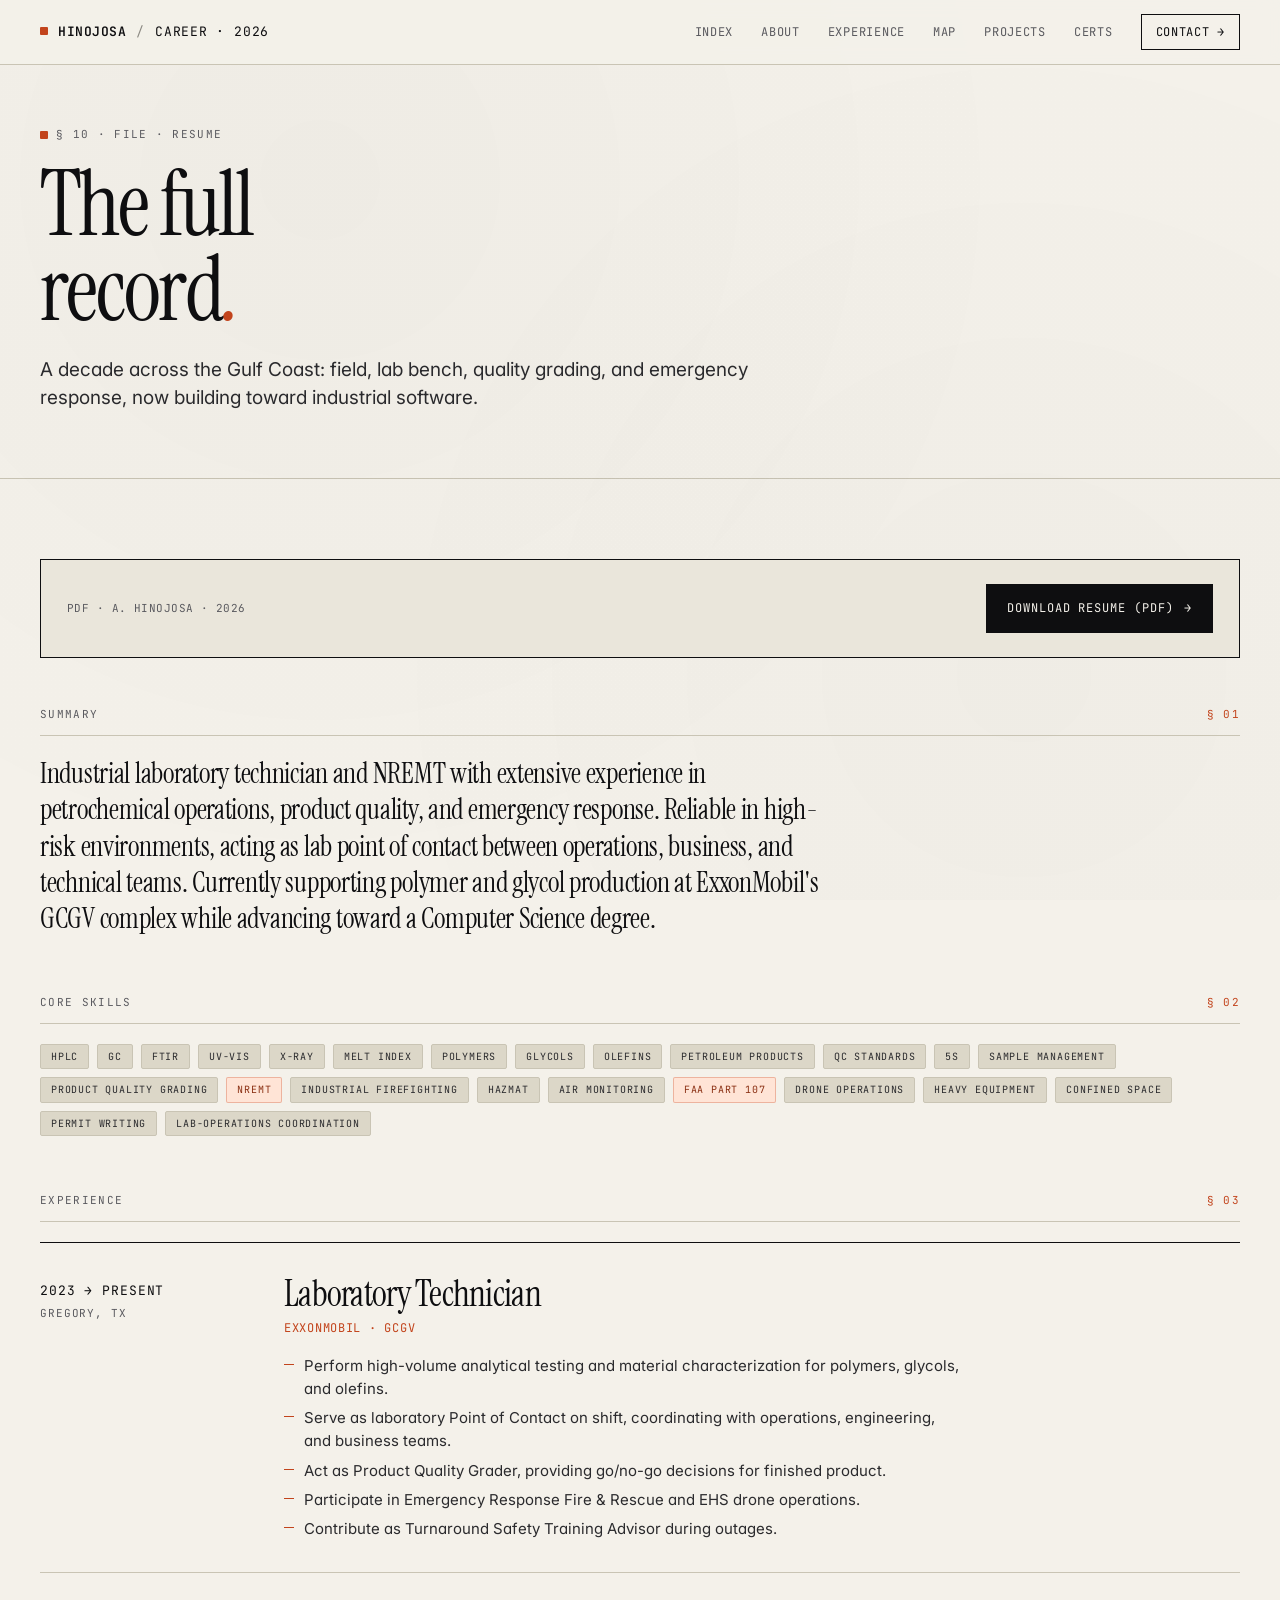
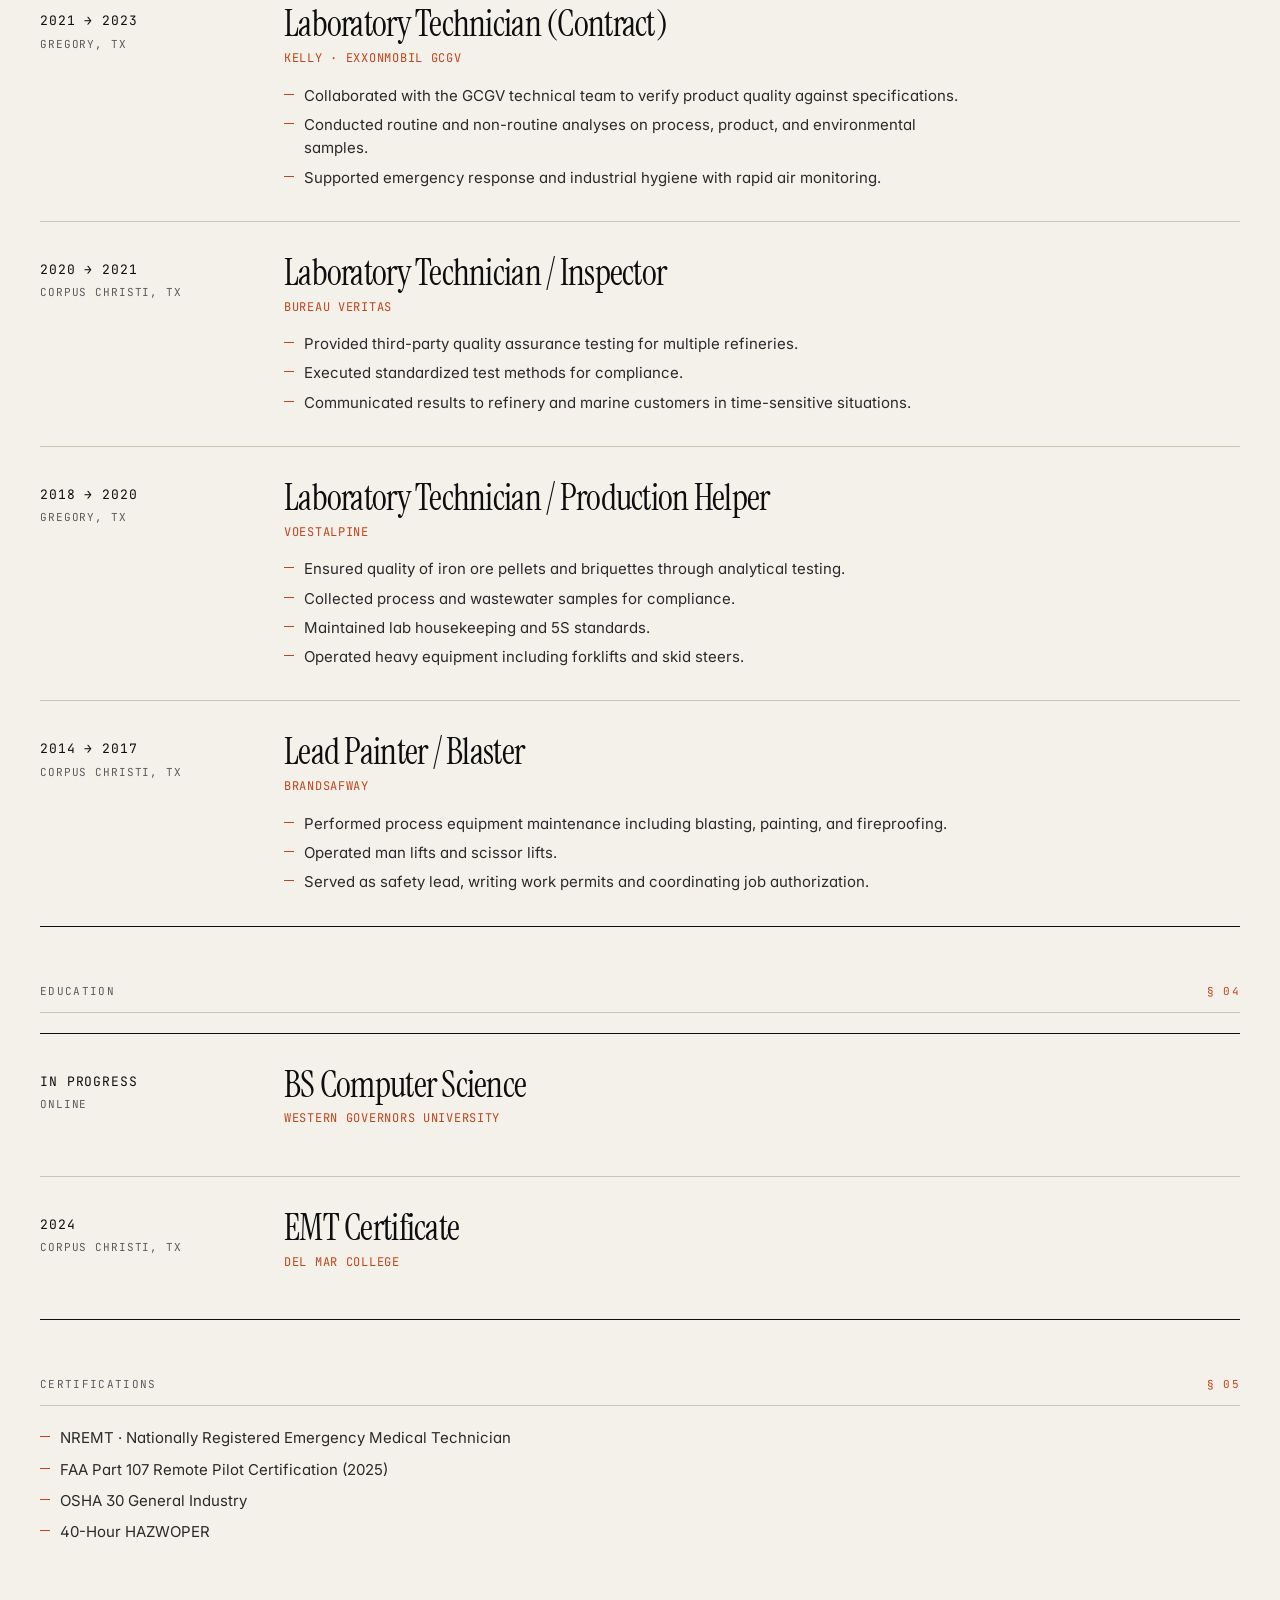
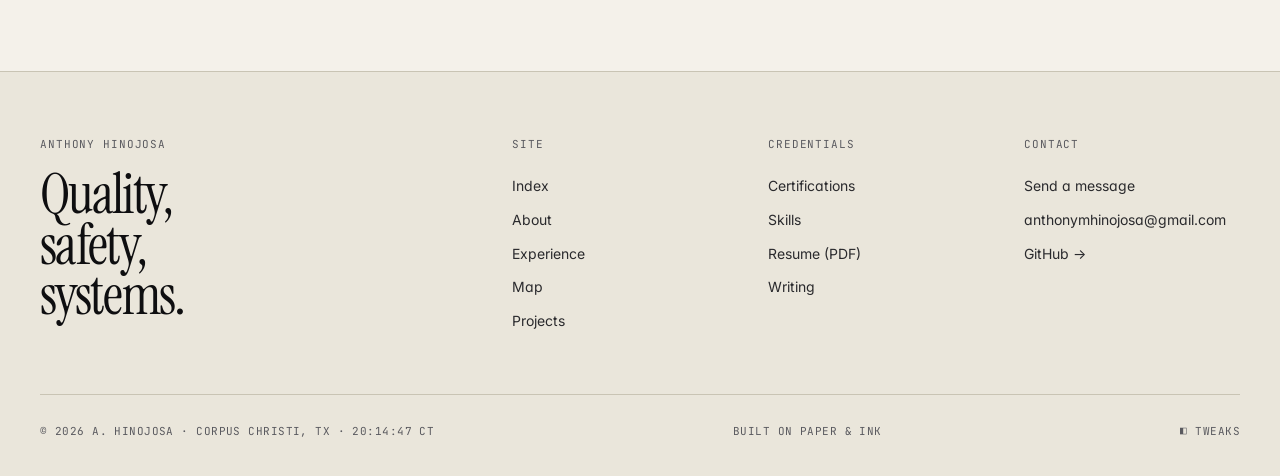
<file: resume.html>
<!DOCTYPE html>
<html lang="en">
<head>
<meta charset="UTF-8">
<meta name="viewport" content="width=device-width, initial-scale=1.0">
<link rel="icon" href="images/favicon.ico">
<meta name="theme-color" content="#F4F1EA">
<title>Resume · Anthony Hinojosa</title>
<meta name="description" content="Resume of Anthony Hinojosa: industrial laboratory technician, NREMT, and emergency responder across petrochemical operations, product quality, and safety.">
<link rel="canonical" href="https://anthonyhinojosa77.github.io/resume.html">
<meta property="og:type" content="profile">
<meta property="og:site_name" content="Anthony Hinojosa">
<meta property="og:title" content="Resume · Anthony Hinojosa">
<meta property="og:description" content="Resume of Anthony Hinojosa: industrial laboratory technician, NREMT, and emergency responder across petrochemical operations, product quality, and safety.">
<meta property="og:url" content="https://anthonyhinojosa77.github.io/resume.html">
<meta property="og:image" content="https://anthonyhinojosa77.github.io/images/headshot.jpg">
<meta property="og:image:alt" content="Anthony Hinojosa">
<meta name="twitter:card" content="summary_large_image">
<meta name="twitter:title" content="Resume · Anthony Hinojosa">
<meta name="twitter:description" content="Resume of Anthony Hinojosa: industrial laboratory technician, NREMT, and emergency responder across petrochemical operations, product quality, and safety.">
<meta name="twitter:image" content="https://anthonyhinojosa77.github.io/images/headshot.jpg">
<link rel="preconnect" href="https://fonts.googleapis.com">
<link rel="preconnect" href="https://fonts.gstatic.com" crossorigin>
<link href="https://fonts.googleapis.com/css2?family=Instrument+Serif:ital@0;1&family=Inter:wght@400;500;600;700&family=JetBrains+Mono:wght@400;500&display=swap" rel="stylesheet">
<link rel="stylesheet" href="css/system.css">
<link rel="stylesheet" href="css/pages.css">
<style>
  .download-row {
    display: flex; align-items: center; justify-content: space-between;
    flex-wrap: wrap; gap: 20px;
    padding: 24px 26px;
    border: 1px solid var(--ink);
    background: var(--paper-2);
    margin-bottom: 48px;
  }
  .download-row .mono { color: var(--ink-3); }
  .resume-block { margin-bottom: 56px; }
  .resume-block:last-child { margin-bottom: 0; }
  .resume-block > h2 {
    font-family: var(--f-mono);
    font-size: 11px;
    letter-spacing: 0.12em;
    text-transform: uppercase;
    color: var(--ink-3);
    margin: 0 0 20px;
    padding-bottom: 12px;
    border-bottom: var(--hair);
    display: flex; justify-content: space-between; align-items: baseline;
  }
  .resume-block > h2 .num { color: var(--signal); }
  .resume-summary {
    font-family: var(--f-display);
    font-size: clamp(20px, 2.4vw, 28px);
    line-height: 1.3;
    letter-spacing: -0.01em;
    color: var(--ink);
    max-width: 60ch;
    margin: 0;
  }
  .tag-row { display: flex; flex-wrap: wrap; gap: 8px; }
  .resume-list { max-width: 72ch; }
  .resume-list li {
    position: relative; padding-left: 20px; margin-top: 8px;
    font-size: 15px; color: var(--ink-2); line-height: 1.55;
  }
  .resume-list li::before {
    content: ""; position: absolute; left: 0; top: 10px;
    width: 10px; height: 1px; background: var(--signal);
  }

  /* Print: clean single-column resume, ink on paper */
  @media print {
    /* Force light tokens even if a dark theme is saved */
    :root, body[data-theme="dark"] {
      --paper: #FFFFFF; --paper-2: #FFFFFF; --paper-3: #F0EDE4;
      --ink: #0E0E10; --ink-2: #2A2A2D; --ink-3: #5A5A5F; --ink-4: #6E6B62;
      --rule: #C9C4B4; --rule-2: #B5AE9A;
    }
    .nav, .site-footer, .skip, .download-row, .tweaks-panel, .tweaks-trigger { display: none !important; }
    body::before { display: none; }
    body { background: #FFFFFF; color: #0E0E10; font-size: 12px; }
    /* Un-reveal everything regardless of scroll position */
    .reveal, .scroll-reveal { opacity: 1 !important; transform: none !important; transition: none !important; }
    .page-header { padding: 0 0 20px; border-bottom: 2px solid var(--ink); }
    .page-header h1 { font-size: 36px; margin: 10px 0 12px; }
    .page-header .lede { font-size: 14px; }
    .section { padding: 20px 0; }
    .resume-block { margin-bottom: 24px; break-inside: avoid; }
    .resume-summary { font-size: 16px; }
    .tl-item { padding: 14px 0; break-inside: avoid; }
    .tl-body h3 { font-size: 20px; }
    .tag { border-color: var(--rule-2); }
    a { color: inherit; }
  }
</style>
</head>
<body data-theme="light" class="hv-editorial">

<a class="skip" href="#main">Skip to main</a>

<header class="nav">
  <div class="nav-inner">
    <a class="brand" href="index.html">
      <span class="dot"></span><strong>Hinojosa</strong>
      <span class="slash">/</span><span>Career · 2026</span>
    </a>
    <nav class="nav-links">
      <a class="nav-link" href="index.html">Index</a>
      <a class="nav-link" href="about.html">About</a>
      <a class="nav-link" href="experience.html">Experience</a>
      <a class="nav-link" href="mindmap.html">Map</a>
      <a class="nav-link" href="projects.html">Projects</a>
      <a class="nav-link" href="certifications.html">Certs</a>
      <a class="nav-cta" href="contact.html">Contact →</a>
    </nav>
  </div>
</header>

<main id="main">

  <section class="page-header">
    <div class="container">
      <div class="eyebrow reveal">§ 10 · File · Resume</div>
      <h1 class="reveal">The full<br>record<em style="font-style: italic; color: var(--signal);">.</em></h1>
      <p class="lede reveal">A decade across the Gulf Coast: field, lab bench, quality grading, and emergency response, now building toward industrial software.</p>
    </div>
  </section>

  <section class="section">
    <div class="container">

      <div class="download-row reveal">
        <span class="mono">PDF · A. HINOJOSA · 2026</span>
        <a class="btn btn-primary" href="resume.pdf" download>Download Resume (PDF) <span class="arrow">→</span></a>
      </div>

      <div class="resume-block reveal">
        <h2>Summary <span class="num">§ 01</span></h2>
        <p class="resume-summary">Industrial laboratory technician and NREMT with extensive experience in petrochemical operations, product quality, and emergency response. Reliable in high-risk environments, acting as lab point of contact between operations, business, and technical teams. Currently supporting polymer and glycol production at ExxonMobil's GCGV complex while advancing toward a Computer Science degree.</p>
      </div>

      <div class="resume-block reveal">
        <h2>Core skills <span class="num">§ 02</span></h2>
        <div class="tag-row">
          <span class="tag">HPLC</span><span class="tag">GC</span><span class="tag">FTIR</span><span class="tag">UV-Vis</span><span class="tag">X-ray</span><span class="tag">Melt Index</span><span class="tag">Polymers</span><span class="tag">Glycols</span><span class="tag">Olefins</span><span class="tag">Petroleum Products</span><span class="tag">QC Standards</span><span class="tag">5S</span><span class="tag">Sample Management</span><span class="tag">Product Quality Grading</span><span class="tag sig">NREMT</span><span class="tag">Industrial Firefighting</span><span class="tag">HazMat</span><span class="tag">Air Monitoring</span><span class="tag sig">FAA Part 107</span><span class="tag">Drone Operations</span><span class="tag">Heavy Equipment</span><span class="tag">Confined Space</span><span class="tag">Permit Writing</span><span class="tag">Lab-Operations Coordination</span>
        </div>
      </div>

      <div class="resume-block reveal">
        <h2>Experience <span class="num">§ 03</span></h2>
        <div class="timeline">
          <div class="tl-item">
            <div class="tl-meta"><span class="yr">2023 → Present</span>Gregory, TX</div>
            <div class="tl-body">
              <h3>Laboratory Technician</h3>
              <span class="org">ExxonMobil · GCGV</span>
              <ul class="bullets">
                <li>Perform high-volume analytical testing and material characterization for polymers, glycols, and olefins.</li>
                <li>Serve as laboratory Point of Contact on shift, coordinating with operations, engineering, and business teams.</li>
                <li>Act as Product Quality Grader, providing go/no-go decisions for finished product.</li>
                <li>Participate in Emergency Response Fire &amp; Rescue and EHS drone operations.</li>
                <li>Contribute as Turnaround Safety Training Advisor during outages.</li>
              </ul>
            </div>
          </div>
          <div class="tl-item">
            <div class="tl-meta"><span class="yr">2021 → 2023</span>Gregory, TX</div>
            <div class="tl-body">
              <h3>Laboratory Technician (Contract)</h3>
              <span class="org">Kelly · ExxonMobil GCGV</span>
              <ul class="bullets">
                <li>Collaborated with the GCGV technical team to verify product quality against specifications.</li>
                <li>Conducted routine and non-routine analyses on process, product, and environmental samples.</li>
                <li>Supported emergency response and industrial hygiene with rapid air monitoring.</li>
              </ul>
            </div>
          </div>
          <div class="tl-item">
            <div class="tl-meta"><span class="yr">2020 → 2021</span>Corpus Christi, TX</div>
            <div class="tl-body">
              <h3>Laboratory Technician / Inspector</h3>
              <span class="org">Bureau Veritas</span>
              <ul class="bullets">
                <li>Provided third-party quality assurance testing for multiple refineries.</li>
                <li>Executed standardized test methods for compliance.</li>
                <li>Communicated results to refinery and marine customers in time-sensitive situations.</li>
              </ul>
            </div>
          </div>
          <div class="tl-item">
            <div class="tl-meta"><span class="yr">2018 → 2020</span>Gregory, TX</div>
            <div class="tl-body">
              <h3>Laboratory Technician / Production Helper</h3>
              <span class="org">voestalpine</span>
              <ul class="bullets">
                <li>Ensured quality of iron ore pellets and briquettes through analytical testing.</li>
                <li>Collected process and wastewater samples for compliance.</li>
                <li>Maintained lab housekeeping and 5S standards.</li>
                <li>Operated heavy equipment including forklifts and skid steers.</li>
              </ul>
            </div>
          </div>
          <div class="tl-item">
            <div class="tl-meta"><span class="yr">2014 → 2017</span>Corpus Christi, TX</div>
            <div class="tl-body">
              <h3>Lead Painter / Blaster</h3>
              <span class="org">BrandSafway</span>
              <ul class="bullets">
                <li>Performed process equipment maintenance including blasting, painting, and fireproofing.</li>
                <li>Operated man lifts and scissor lifts.</li>
                <li>Served as safety lead, writing work permits and coordinating job authorization.</li>
              </ul>
            </div>
          </div>
        </div>
      </div>

      <div class="resume-block reveal">
        <h2>Education <span class="num">§ 04</span></h2>
        <div class="timeline">
          <div class="tl-item">
            <div class="tl-meta"><span class="yr">In Progress</span>Online</div>
            <div class="tl-body">
              <h3>BS Computer Science</h3>
              <span class="org">Western Governors University</span>
            </div>
          </div>
          <div class="tl-item">
            <div class="tl-meta"><span class="yr">2024</span>Corpus Christi, TX</div>
            <div class="tl-body">
              <h3>EMT Certificate</h3>
              <span class="org">Del Mar College</span>
            </div>
          </div>
        </div>
      </div>

      <div class="resume-block reveal">
        <h2>Certifications <span class="num">§ 05</span></h2>
        <ul class="resume-list">
          <li>NREMT · Nationally Registered Emergency Medical Technician</li>
          <li>FAA Part 107 Remote Pilot Certification (2025)</li>
          <li>OSHA 30 General Industry</li>
          <li>40-Hour HAZWOPER</li>
        </ul>
      </div>

    </div>
  </section>

</main>

<footer class="site-footer">
  <div class="container">
    <div class="footer-grid">
      <div><h4>Anthony Hinojosa</h4><p class="footer-name">Quality,<br>safety,<br>systems.</p></div>
      <div><h4>Site</h4><a href="index.html">Index</a><a href="about.html">About</a><a href="experience.html">Experience</a><a href="mindmap.html">Map</a><a href="projects.html">Projects</a></div>
      <div><h4>Credentials</h4><a href="certifications.html">Certifications</a><a href="skills.html">Skills</a><a href="resume.html">Resume (PDF)</a><a href="blog.html">Writing</a></div>
      <div><h4>Contact</h4><a href="contact.html">Send a message</a><a href="mailto:anthonymhinojosa@gmail.com">anthonymhinojosa@gmail.com</a><a href="https://github.com/AnthonyHinojosa77" target="_blank" rel="noopener">GitHub →</a></div>
    </div>
    <div class="footer-bottom">
      <span class="mono">© 2026 A. HINOJOSA · CORPUS CHRISTI, TX · <span data-clock>00:00:00 CT</span></span>
      <span class="mono">BUILT ON PAPER &amp; INK</span>
    </div>
  </div>
</footer>

<script src="js/site.js" defer></script>
</body>
</html>
</file>
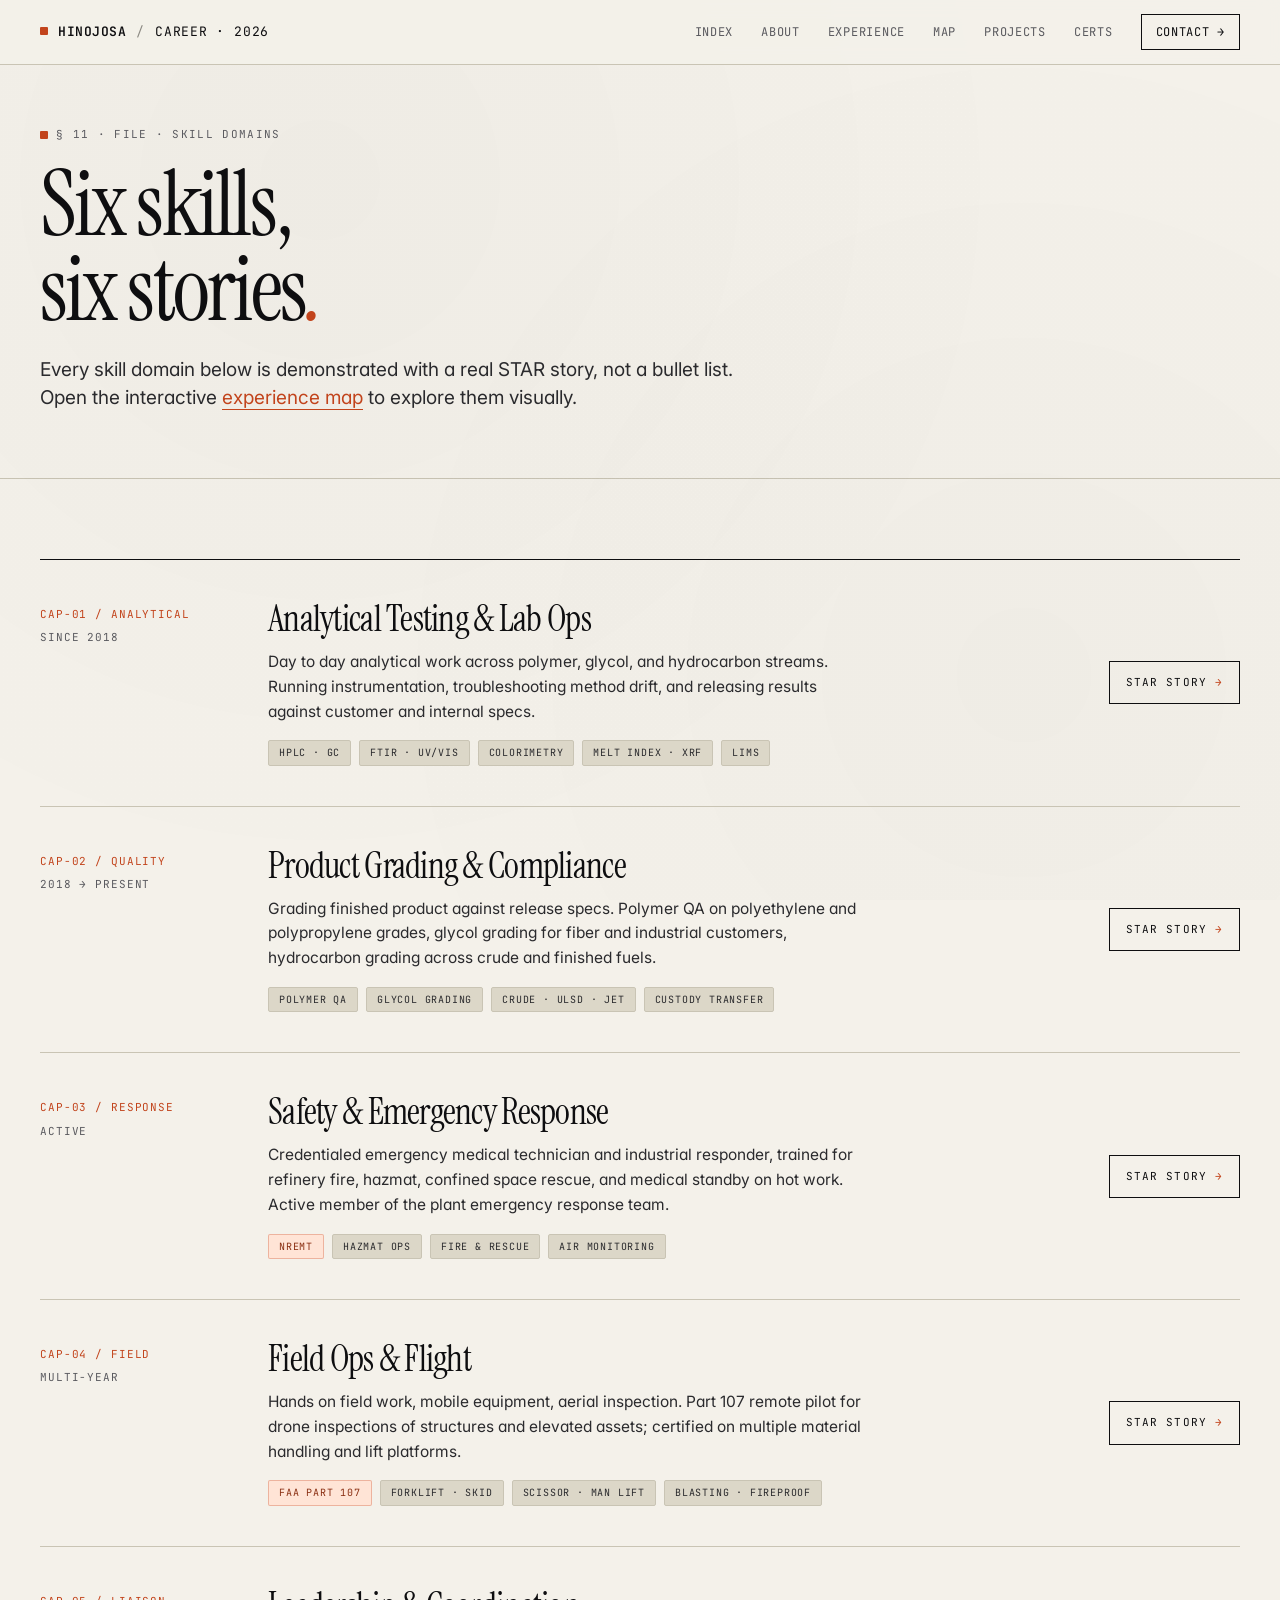
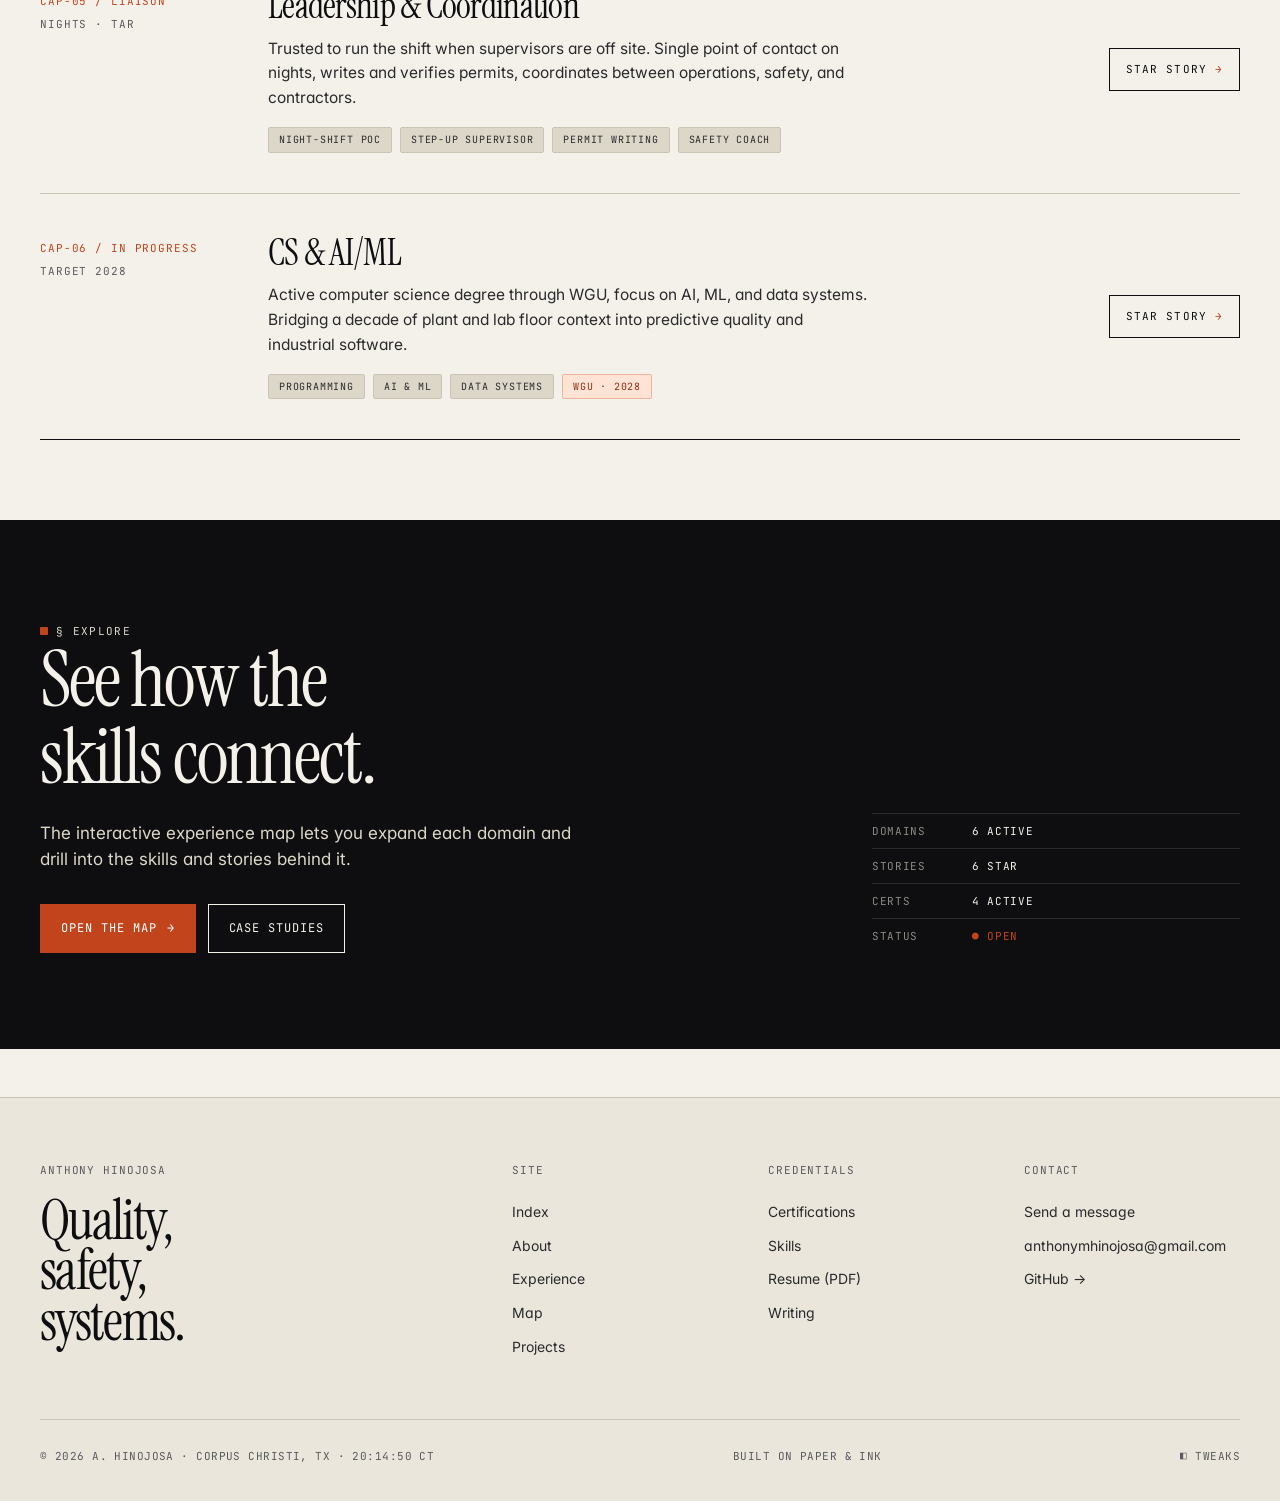
<file: skills.html>
<!DOCTYPE html>
<html lang="en">
<head>
<meta charset="UTF-8">
<meta name="viewport" content="width=device-width, initial-scale=1.0">
<link rel="icon" href="images/favicon.ico">
<meta name="theme-color" content="#F4F1EA">
<title>Skills · Anthony Hinojosa</title>
<meta name="description" content="Technical skill domains for Anthony Hinojosa, each demonstrated with a real STAR story drawn from active duty on the Gulf Coast.">
<link rel="canonical" href="https://anthonyhinojosa77.github.io/skills.html">
<meta property="og:type" content="website">
<meta property="og:site_name" content="Anthony Hinojosa">
<meta property="og:title" content="Skills · Anthony Hinojosa">
<meta property="og:description" content="Technical skill domains for Anthony Hinojosa, each demonstrated with a real STAR story drawn from active duty on the Gulf Coast.">
<meta property="og:url" content="https://anthonyhinojosa77.github.io/skills.html">
<meta property="og:image" content="https://anthonyhinojosa77.github.io/images/headshot.jpg">
<meta property="og:image:alt" content="Anthony Hinojosa">
<meta name="twitter:card" content="summary_large_image">
<meta name="twitter:title" content="Skills · Anthony Hinojosa">
<meta name="twitter:description" content="Technical skill domains for Anthony Hinojosa, each demonstrated with a real STAR story drawn from active duty on the Gulf Coast.">
<meta name="twitter:image" content="https://anthonyhinojosa77.github.io/images/headshot.jpg">
<link rel="preconnect" href="https://fonts.googleapis.com">
<link rel="preconnect" href="https://fonts.gstatic.com" crossorigin>
<link href="https://fonts.googleapis.com/css2?family=Instrument+Serif:ital@0;1&family=Inter:wght@400;500;600;700&family=JetBrains+Mono:wght@400;500&display=swap" rel="stylesheet">
<link rel="stylesheet" href="css/system.css">
<link rel="stylesheet" href="css/pages.css">
<style>
  .skill-item {
    padding: 40px 0;
    border-top: var(--hair);
    display: grid;
    grid-template-columns: 1fr;
    gap: 20px;
  }
  .skill-item:first-of-type { border-top: var(--hair-dark); }
  .skill-item:last-of-type { border-bottom: var(--hair-dark); }
  @media (min-width: 900px) {
    .skill-item { grid-template-columns: 180px 1fr auto; gap: 48px; align-items: start; }
  }
  .skill-item .sk-meta { font-family: var(--f-mono); font-size: 11px; letter-spacing: 0.08em; text-transform: uppercase; color: var(--signal); padding-top: 6px; }
  .skill-item .sk-meta .yr { display: block; color: var(--ink-3); margin-top: 6px; }
  .skill-item h2 {
    font-family: var(--f-display);
    font-size: clamp(26px, 3vw, 36px);
    line-height: 1.05;
    letter-spacing: -0.02em;
    margin: 0 0 12px;
  }
  .skill-item p { color: var(--ink-2); font-size: 15.5px; line-height: 1.6; margin: 0 0 16px; max-width: 60ch; }
  .skill-item .tag-row { display: flex; flex-wrap: wrap; gap: 8px; }
  .skill-item .sk-cta { align-self: center; }
  .sk-link {
    display: inline-flex; align-items: center; gap: 8px;
    font-family: var(--f-mono); font-size: 11px; letter-spacing: 0.1em; text-transform: uppercase;
    color: var(--ink); border: 1px solid var(--ink); padding: 12px 16px; white-space: nowrap;
    transition: background 0.15s, color 0.15s;
  }
  .sk-link:hover { background: var(--ink); color: var(--paper); }
  .sk-link .arrow { color: var(--signal); transition: transform 0.15s; }
  .sk-link:hover .arrow { transform: translateX(3px); }
</style>
</head>
<body data-theme="light" class="hv-editorial">

<a class="skip" href="#main">Skip to main</a>

<header class="nav">
  <div class="nav-inner">
    <a class="brand" href="index.html">
      <span class="dot"></span><strong>Hinojosa</strong>
      <span class="slash">/</span><span>Career · 2026</span>
    </a>
    <nav class="nav-links">
      <a class="nav-link" href="index.html">Index</a>
      <a class="nav-link" href="about.html">About</a>
      <a class="nav-link" href="experience.html">Experience</a>
      <a class="nav-link" href="mindmap.html">Map</a>
      <a class="nav-link" href="projects.html">Projects</a>
      <a class="nav-link" href="certifications.html">Certs</a>
      <a class="nav-cta" href="contact.html">Contact →</a>
    </nav>
  </div>
</header>

<main id="main">

  <section class="page-header">
    <div class="container">
      <div class="eyebrow reveal">§ 11 · File · Skill Domains</div>
      <h1 class="reveal">Six skills,<br>six stories<em style="font-style: italic; color: var(--signal);">.</em></h1>
      <p class="lede reveal">Every skill domain below is demonstrated with a real STAR story, not a bullet list. Open the interactive <a href="mindmap.html" style="color: var(--signal); border-bottom: 1px solid var(--signal);">experience map</a> to explore them visually.</p>
    </div>
  </section>

  <section class="section">
    <div class="container">

      <div class="skill-item reveal">
        <div class="sk-meta">CAP-01 / Analytical<span class="yr">Since 2018</span></div>
        <div>
          <h2>Analytical Testing &amp; Lab Ops</h2>
          <p>Day to day analytical work across polymer, glycol, and hydrocarbon streams. Running instrumentation, troubleshooting method drift, and releasing results against customer and internal specs.</p>
          <div class="tag-row">
            <span class="tag">HPLC · GC</span><span class="tag">FTIR · UV/Vis</span><span class="tag">Colorimetry</span><span class="tag">Melt Index · XRF</span><span class="tag">LIMS</span>
          </div>
        </div>
        <div class="sk-cta"><a class="sk-link" href="star.html?domain=analytical">STAR story <span class="arrow">→</span></a></div>
      </div>

      <div class="skill-item reveal">
        <div class="sk-meta">CAP-02 / Quality<span class="yr">2018 → Present</span></div>
        <div>
          <h2>Product Grading &amp; Compliance</h2>
          <p>Grading finished product against release specs. Polymer QA on polyethylene and polypropylene grades, glycol grading for fiber and industrial customers, hydrocarbon grading across crude and finished fuels.</p>
          <div class="tag-row">
            <span class="tag">Polymer QA</span><span class="tag">Glycol Grading</span><span class="tag">Crude · ULSD · Jet</span><span class="tag">Custody Transfer</span>
          </div>
        </div>
        <div class="sk-cta"><a class="sk-link" href="star.html?domain=quality">STAR story <span class="arrow">→</span></a></div>
      </div>

      <div class="skill-item reveal">
        <div class="sk-meta">CAP-03 / Response<span class="yr">Active</span></div>
        <div>
          <h2>Safety &amp; Emergency Response</h2>
          <p>Credentialed emergency medical technician and industrial responder, trained for refinery fire, hazmat, confined space rescue, and medical standby on hot work. Active member of the plant emergency response team.</p>
          <div class="tag-row">
            <span class="tag sig">NREMT</span><span class="tag">HazMat Ops</span><span class="tag">Fire &amp; Rescue</span><span class="tag">Air Monitoring</span>
          </div>
        </div>
        <div class="sk-cta"><a class="sk-link" href="star.html?domain=response">STAR story <span class="arrow">→</span></a></div>
      </div>

      <div class="skill-item reveal">
        <div class="sk-meta">CAP-04 / Field<span class="yr">Multi-year</span></div>
        <div>
          <h2>Field Ops &amp; Flight</h2>
          <p>Hands on field work, mobile equipment, aerial inspection. Part 107 remote pilot for drone inspections of structures and elevated assets; certified on multiple material handling and lift platforms.</p>
          <div class="tag-row">
            <span class="tag sig">FAA Part 107</span><span class="tag">Forklift · Skid</span><span class="tag">Scissor · Man Lift</span><span class="tag">Blasting · Fireproof</span>
          </div>
        </div>
        <div class="sk-cta"><a class="sk-link" href="star.html?domain=field">STAR story <span class="arrow">→</span></a></div>
      </div>

      <div class="skill-item reveal">
        <div class="sk-meta">CAP-05 / Liaison<span class="yr">Nights · TAR</span></div>
        <div>
          <h2>Leadership &amp; Coordination</h2>
          <p>Trusted to run the shift when supervisors are off site. Single point of contact on nights, writes and verifies permits, coordinates between operations, safety, and contractors.</p>
          <div class="tag-row">
            <span class="tag">Night-Shift POC</span><span class="tag">Step-Up Supervisor</span><span class="tag">Permit Writing</span><span class="tag">Safety Coach</span>
          </div>
        </div>
        <div class="sk-cta"><a class="sk-link" href="star.html?domain=liaison">STAR story <span class="arrow">→</span></a></div>
      </div>

      <div class="skill-item reveal">
        <div class="sk-meta">CAP-06 / In Progress<span class="yr">Target 2028</span></div>
        <div>
          <h2>CS &amp; AI/ML</h2>
          <p>Active computer science degree through WGU, focus on AI, ML, and data systems. Bridging a decade of plant and lab floor context into predictive quality and industrial software.</p>
          <div class="tag-row">
            <span class="tag">Programming</span><span class="tag">AI &amp; ML</span><span class="tag">Data Systems</span><span class="tag sig">WGU · 2028</span>
          </div>
        </div>
        <div class="sk-cta"><a class="sk-link" href="star.html?domain=cs">STAR story <span class="arrow">→</span></a></div>
      </div>

    </div>
  </section>

  <section class="cta-band">
    <div class="container">
      <div class="cta-grid">
        <div>
          <div class="eyebrow reveal" style="color: var(--paper-3);">§ Explore</div>
          <h2 class="reveal">See how the<br>skills connect.</h2>
          <p class="lede reveal">The interactive experience map lets you expand each domain and drill into the skills and stories behind it.</p>
          <div class="hero-actions reveal">
            <a class="btn btn-primary" href="mindmap.html">Open the Map <span class="arrow">→</span></a>
            <a class="btn btn-secondary" href="projects.html">Case Studies</a>
          </div>
        </div>
        <div class="cta-readout">
          <div><span class="k">DOMAINS</span><span class="v">6 ACTIVE</span></div>
          <div><span class="k">STORIES</span><span class="v">6 STAR</span></div>
          <div><span class="k">CERTS</span><span class="v">4 ACTIVE</span></div>
          <div><span class="k">STATUS</span><span class="v" style="color: var(--signal);">● OPEN</span></div>
        </div>
      </div>
    </div>
  </section>

</main>

<footer class="site-footer">
  <div class="container">
    <div class="footer-grid">
      <div><h4>Anthony Hinojosa</h4><p class="footer-name">Quality,<br>safety,<br>systems.</p></div>
      <div><h4>Site</h4><a href="index.html">Index</a><a href="about.html">About</a><a href="experience.html">Experience</a><a href="mindmap.html">Map</a><a href="projects.html">Projects</a></div>
      <div><h4>Credentials</h4><a href="certifications.html">Certifications</a><a href="skills.html">Skills</a><a href="resume.html">Resume (PDF)</a><a href="blog.html">Writing</a></div>
      <div><h4>Contact</h4><a href="contact.html">Send a message</a><a href="mailto:anthonymhinojosa@gmail.com">anthonymhinojosa@gmail.com</a><a href="https://github.com/AnthonyHinojosa77" target="_blank" rel="noopener">GitHub →</a></div>
    </div>
    <div class="footer-bottom">
      <span class="mono">© 2026 A. HINOJOSA · CORPUS CHRISTI, TX · <span data-clock>00:00:00 CT</span></span>
      <span class="mono">BUILT ON PAPER &amp; INK</span>
    </div>
  </div>
</footer>

<script src="js/site.js" defer></script>
</body>
</html>
</file>
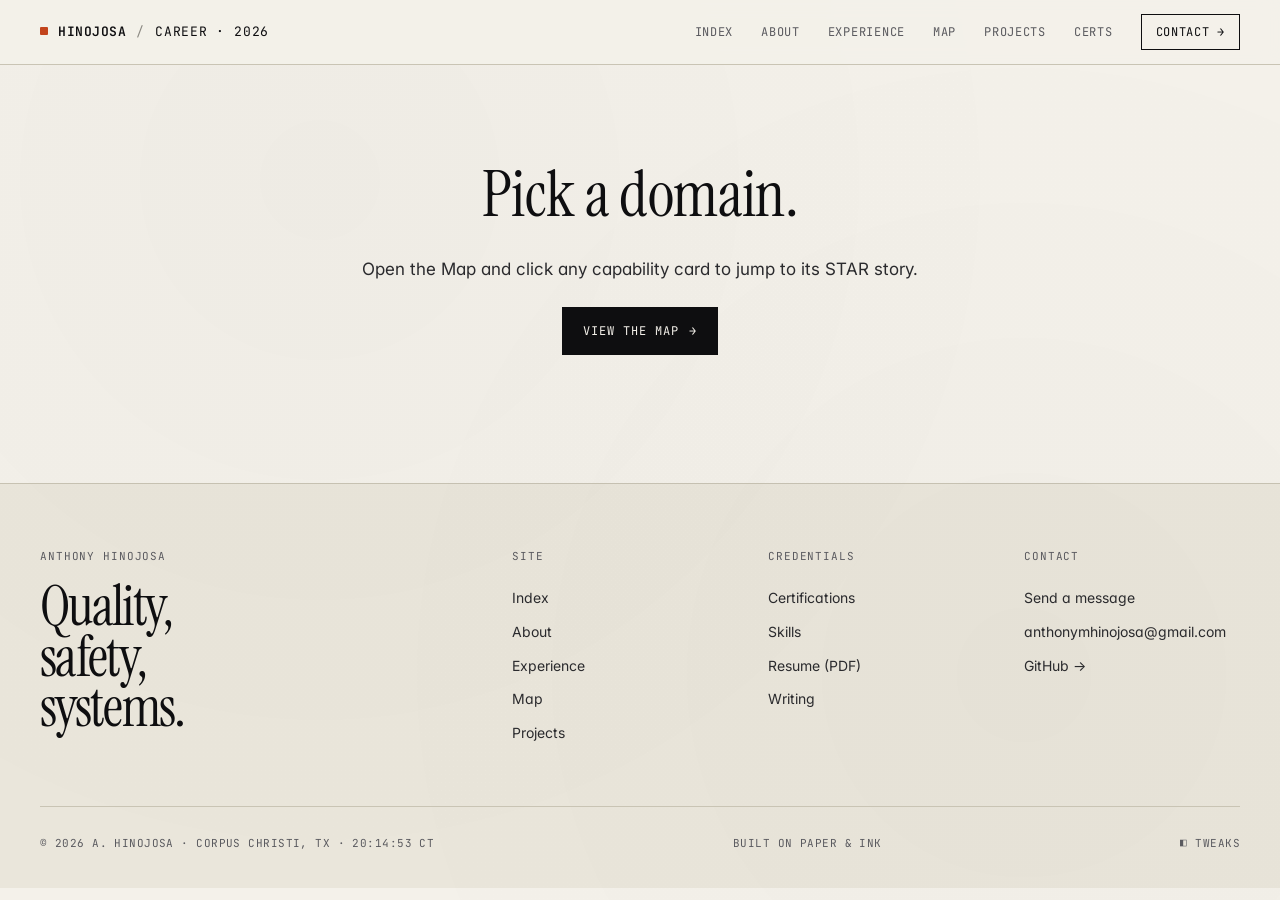
<file: star.html>
<!DOCTYPE html>
<html lang="en">
<head>
<meta charset="UTF-8">
<meta name="viewport" content="width=device-width, initial-scale=1.0">
<link rel="icon" href="images/favicon.ico">
<meta name="theme-color" content="#F4F1EA">
<meta name="description" content="STAR stories from Anthony Hinojosa's career: situation, task, action, and result for each capability domain.">
<link rel="canonical" href="https://anthonyhinojosa77.github.io/star.html">
<meta property="og:type" content="website">
<meta property="og:site_name" content="Anthony Hinojosa">
<meta property="og:title" content="STAR Story · Anthony Hinojosa">
<meta property="og:description" content="STAR stories from Anthony Hinojosa's career: situation, task, action, and result for each capability domain.">
<meta property="og:url" content="https://anthonyhinojosa77.github.io/star.html">
<meta property="og:image" content="https://anthonyhinojosa77.github.io/images/headshot.jpg">
<meta property="og:image:alt" content="Anthony Hinojosa">
<meta name="twitter:card" content="summary_large_image">
<meta name="twitter:title" content="STAR Story · Anthony Hinojosa">
<meta name="twitter:description" content="STAR stories from Anthony Hinojosa's career: situation, task, action, and result for each capability domain.">
<meta name="twitter:image" content="https://anthonyhinojosa77.github.io/images/headshot.jpg">
<title>STAR Story · Anthony Hinojosa</title>
<link rel="preconnect" href="https://fonts.googleapis.com">
<link rel="preconnect" href="https://fonts.gstatic.com" crossorigin>
<link href="https://fonts.googleapis.com/css2?family=Instrument+Serif:ital@0;1&family=Inter:wght@400;500;600;700&family=JetBrains+Mono:wght@400;500&display=swap" rel="stylesheet">
<link rel="stylesheet" href="css/system.css">
<link rel="stylesheet" href="css/pages.css">
<style>
  .star-hero { padding: 72px 0 40px; border-bottom: 1px solid var(--rule); }
  .star-hero .breadcrumb {
    font-family: var(--f-mono);
    font-size: 10px;
    letter-spacing: 0.14em;
    text-transform: uppercase;
    color: var(--ink-3);
    margin-bottom: 20px;
    display: flex;
    align-items: center;
    gap: 8px;
  }
  .star-hero .breadcrumb a { color: var(--ink-3); text-decoration: none; border-bottom: 1px dashed var(--rule-2); padding-bottom: 1px; }
  .star-hero .breadcrumb a:hover { color: var(--signal); border-color: var(--signal); }
  .star-hero .sep { opacity: 0.4; }
  .star-hero h1 {
    font-family: var(--f-display);
    font-size: clamp(48px, 7vw, 96px);
    line-height: 1.02;
    letter-spacing: -0.02em;
    margin: 0 0 28px;
    color: var(--ink);
  }
  .star-hero h1 em { font-style: italic; color: var(--signal); font-weight: 400; }
  .star-hero .kicker {
    font-family: var(--f-mono);
    font-size: 11px;
    letter-spacing: 0.14em;
    text-transform: uppercase;
    color: var(--signal);
    margin-bottom: 18px;
    display: block;
  }
  .star-hero .lede {
    font-family: var(--f-display);
    font-size: clamp(22px, 2.2vw, 28px);
    line-height: 1.35;
    font-style: italic;
    color: var(--ink-2);
    max-width: 760px;
    margin: 32px 0 0;
  }

  .star-meta {
    display: grid;
    grid-template-columns: repeat(4, 1fr);
    border: 1px solid var(--ink);
    margin-top: 40px;
  }
  .star-meta > div { padding: 18px 20px; border-right: 1px solid var(--rule); }
  .star-meta > div:last-child { border-right: 0; }
  .star-meta .k {
    font-family: var(--f-mono);
    font-size: 9px;
    letter-spacing: 0.14em;
    text-transform: uppercase;
    color: var(--ink-3);
    display: block;
    margin-bottom: 6px;
  }
  .star-meta .v {
    font-family: var(--f-sans);
    font-size: 15px;
    font-weight: 500;
    color: var(--ink);
    line-height: 1.2;
  }
  @media (max-width: 720px) {
    .star-meta { grid-template-columns: repeat(2, 1fr); }
    .star-meta > div { border-bottom: 1px solid var(--rule); }
    .star-meta > div:nth-child(2n) { border-right: 0; }
  }

  .star-body { padding: 64px 0 40px; }

  .star-block {
    display: grid;
    grid-template-columns: 220px 1fr;
    gap: 40px;
    padding: 40px 0;
    border-bottom: 1px solid var(--rule);
  }
  .star-block:last-of-type { border-bottom: 0; }
  .star-block .gutter {
    border-left: 2px solid var(--ink);
    padding-left: 18px;
  }
  .star-block.emph .gutter { border-color: var(--signal); }
  .star-block .tag {
    font-family: var(--f-mono);
    font-size: 10px;
    letter-spacing: 0.14em;
    text-transform: uppercase;
    color: var(--ink-3);
    display: block;
    margin-bottom: 10px;
  }
  .star-block .letter {
    font-family: var(--f-display);
    font-size: 72px;
    line-height: 0.9;
    letter-spacing: -0.02em;
    color: var(--ink);
  }
  .star-block.emph .letter { color: var(--signal); }
  .star-block h2 {
    font-family: var(--f-display);
    font-size: clamp(28px, 3vw, 40px);
    line-height: 1.05;
    letter-spacing: -0.015em;
    margin: 0 0 14px;
    color: var(--ink);
  }
  .star-block p {
    font-size: 17px;
    line-height: 1.6;
    color: var(--ink-2);
    margin: 0 0 14px;
    text-wrap: pretty;
  }
  .star-block p:last-child { margin-bottom: 0; }
  .star-block ul {
    list-style: none;
    padding: 0;
    margin: 12px 0 0;
    border-top: 1px solid var(--rule);
  }
  .star-block li {
    padding: 10px 0;
    border-bottom: 1px dashed var(--rule);
    font-size: 15px;
    color: var(--ink-2);
    display: flex;
    gap: 12px;
    align-items: flex-start;
  }
  .star-block li::before {
    content: "▸";
    color: var(--signal);
    font-family: var(--f-mono);
    flex-shrink: 0;
  }

  .star-numbers {
    display: grid;
    grid-template-columns: repeat(3, 1fr);
    border: 1px solid var(--ink);
    margin-top: 16px;
  }
  .star-numbers > div { padding: 22px 20px; border-right: 1px solid var(--rule); }
  .star-numbers > div:last-child { border-right: 0; }
  .star-numbers .num {
    font-family: var(--f-display);
    font-size: 44px;
    line-height: 1;
    letter-spacing: -0.02em;
    color: var(--signal);
    display: block;
    margin-bottom: 8px;
  }
  .star-numbers .lbl {
    font-family: var(--f-mono);
    font-size: 10px;
    letter-spacing: 0.1em;
    text-transform: uppercase;
    color: var(--ink-3);
    line-height: 1.3;
  }
  @media (max-width: 640px) {
    .star-numbers { grid-template-columns: 1fr; }
    .star-numbers > div { border-right: 0; border-bottom: 1px solid var(--rule); }
    .star-block { grid-template-columns: 1fr; gap: 16px; }
  }

  .star-nav {
    border-top: 1px solid var(--ink);
    border-bottom: 1px solid var(--ink);
    margin-top: 40px;
    display: grid;
    grid-template-columns: 1fr 1fr;
  }
  .star-nav a {
    padding: 28px 28px;
    display: block;
    text-decoration: none;
    color: var(--ink);
    font-family: var(--f-sans);
    transition: background 0.15s, color 0.15s;
  }
  .star-nav a:first-child { border-right: 1px solid var(--rule); }
  .star-nav a:hover { background: var(--ink); color: var(--paper); }
  .star-nav a:hover .mono { color: var(--signal); }
  .star-nav .mono {
    display: block;
    font-family: var(--f-mono);
    font-size: 10px;
    letter-spacing: 0.12em;
    color: var(--ink-3);
    margin-bottom: 6px;
  }
  .star-nav strong {
    font-family: var(--f-display);
    font-size: 28px;
    font-weight: 400;
    letter-spacing: -0.015em;
    line-height: 1;
  }
  .star-nav .next { text-align: right; }

  .star-missing {
    padding: 80px 0;
    text-align: center;
  }
  .star-missing h1 { font-family: var(--f-display); font-size: 64px; margin: 0 0 12px; }
  .star-missing p { color: var(--ink-2); font-size: 17px; margin: 0 0 24px; }
</style>
</head>
<body data-theme="light" class="hv-editorial">

<a class="skip" href="#main">Skip to main</a>

<header class="nav">
  <div class="nav-inner">
    <a class="brand" href="index.html">
      <span class="dot"></span><strong>Hinojosa</strong>
      <span class="slash">/</span><span>Career · 2026</span>
    </a>
    <nav class="nav-links">
      <a class="nav-link" href="index.html">Index</a>
      <a class="nav-link" href="about.html">About</a>
      <a class="nav-link" href="experience.html">Experience</a>
      <a class="nav-link" href="mindmap.html">Map</a>
      <a class="nav-link" href="projects.html">Projects</a>
      <a class="nav-link" href="certifications.html">Certs</a>
      <a class="nav-cta" href="contact.html">Contact →</a>
    </nav>
  </div>
</header>

<main id="main">
  <div id="star-root"></div>
</main>

<footer class="site-footer">
  <div class="container">
    <div class="footer-grid">
      <div><h4>Anthony Hinojosa</h4><p class="footer-name">Quality,<br>safety,<br>systems.</p></div>
      <div><h4>Site</h4><a href="index.html">Index</a><a href="about.html">About</a><a href="experience.html">Experience</a><a href="mindmap.html">Map</a><a href="projects.html">Projects</a></div>
      <div><h4>Credentials</h4><a href="certifications.html">Certifications</a><a href="skills.html">Skills</a><a href="resume.html">Resume (PDF)</a><a href="blog.html">Writing</a></div>
      <div><h4>Contact</h4><a href="contact.html">Send a message</a><a href="mailto:anthonymhinojosa@gmail.com">anthonymhinojosa@gmail.com</a><a href="https://github.com/AnthonyHinojosa77" target="_blank" rel="noopener">GitHub →</a></div>
    </div>
    <div class="footer-bottom">
      <span class="mono">© 2026 A. HINOJOSA · CORPUS CHRISTI, TX · <span data-clock>00:00:00 CT</span></span>
      <span class="mono">BUILT ON PAPER &amp; INK</span>
    </div>
  </div>
</footer>

<script src="js/site.js" defer></script>
<script>
(function() {
  const STORIES = {
    analytical: {
      order: ["analytical","quality","response","field","liaison","cs"],
      code: "CAP,01",
      name: "Lab Operations",
      kicker: "§ STAR · Analytical",
      lede: "A release test went sideways on a holiday shift. The lab was the last line of defense, and I had to decide whether to ship or stop the truck.",
      meta: { site: "Bureau Veritas · Gulf Coast", period: "2020 / 2021", instruments: "GC · FTIR · Colorimetry", status: "Resolved" },
      situation: "During a Thanksgiving night shift, a tanker was loading ultra low sulfur diesel for distribution. An incoming release sample came back just over the sulfur cap on GC. The customer had already sealed the truck and the driver was waiting on paperwork.",
      task: "I had to confirm whether the result was real or a method issue, with the clock ticking and no day,shift chemist available to second,check. Shipping bad product would put the customer out of spec; holding a clean truck would cost hours and draw scrutiny.",
      action: [
        "Pulled a fresh sample from the same tank and ran it in parallel to the first.",
        "Verified column temperature and detector response with the daily standard.",
        "Compared raw chromatograms side by side, not just the reported number.",
        "Documented the integration baseline drift on the first run.",
        "Called the shift supervisor before the driver finished paperwork."
      ],
      result_summary: "The re,run came back in spec. The first result was a baseline integration artifact, not a real sulfur excursion. Truck released, customer never saw a delay, and the incident was logged with the method team to tighten integration rules.",
      numbers: [
        { num: "0", lbl: "Trucks rejected in error" },
        { num: "< 45 min", lbl: "From flag to release decision" },
        { num: "1", lbl: "Method change proposed" }
      ]
    },
    quality: {
      order: ["quality","response","field","liaison","cs","analytical"],
      code: "CAP,02",
      name: "Product Grading",
      kicker: "§ STAR · Quality",
      lede: "A glycol grade started drifting on color. I traced it back three steps and caught the source before the lot shipped.",
      meta: { site: "voestalpine · Corpus Christi", period: "2018 / 2020", product: "MEG · DEG", status: "Contained" },
      situation: "Release testing showed a slow creep on APHA color across three consecutive lots of MEG destined for a fiber customer. None of the lots were out of spec individually, but the trend was pointing at a limit hit within a shift or two.",
      task: "I had to decide whether to flag it formally or let it ride. The lab had no formal early warning for trend drift, so it was on me to make the call before the customer saw it first.",
      action: [
        "Pulled the last 30 days of release APHA results and plotted the trend.",
        "Walked upstream to the rerun column with the process engineer.",
        "Cross checked water content and iron trace on the same samples.",
        "Opened a quality event with supporting data instead of waiting on the next out,of,spec."
      ],
      result_summary: "Process team found a fouled reboiler that had been slowly biasing color. Fixed during the next planned outage. No customer complaints, no off,spec lots shipped, and the lab added a trend,drift trigger to the daily review.",
      numbers: [
        { num: "0", lbl: "Off,spec lots shipped" },
        { num: "30 days", lbl: "Of trend data reviewed" },
        { num: "1", lbl: "New trigger rule adopted" }
      ]
    },
    response: {
      order: ["response","field","liaison","cs","analytical","quality"],
      code: "CAP,03",
      name: "Safety &amp; Emergency Response",
      kicker: "§ STAR · Response",
      lede: "A contractor went down in the tank farm on a 100 degree afternoon. I got there first.",
      meta: { site: "ExxonMobil · Gulf Coast", period: "2024", type: "Heat illness · medical", status: "Patient stabilized" },
      situation: "Mid afternoon during a summer turnaround, radio traffic reported a contractor collapsed inside a tank dike. Temperatures were over 100 F with heavy PPE. I was closest credentialed responder on site.",
      task: "Get to the patient, assess, stabilize, and hand off to arriving EMS. Keep the scene safe while coordinating with the fire team on access and air monitoring.",
      action: [
        "Radioed control room for ambulance dispatch and cleared the dike for entry.",
        "Assessed ABCs on arrival, conscious but altered, classic heat exhaustion.",
        "Moved patient to cool shaded area with incident command's approval.",
        "Started active cooling with ice packs to neck, armpits, groin.",
        "Reported vitals every two minutes until paramedics arrived and took over."
      ],
      result_summary: "Patient was transported stable, treated and released same day. Post,incident review credited the fast on,site stabilization. The site added a mid,shift hydration check during heat advisories.",
      numbers: [
        { num: "< 3 min", lbl: "Response time to scene" },
        { num: "100%", lbl: "Protocol compliance, post review" },
        { num: "1", lbl: "Heat policy update adopted" }
      ]
    },
    field: {
      order: ["field","liaison","cs","analytical","quality","response"],
      code: "CAP,04",
      name: "Field &amp; Flight",
      kicker: "§ STAR · Field",
      lede: "The scaffold bid came in at six figures. I flew the inspection from the ground in 40 minutes.",
      meta: { site: "ExxonMobil · Gulf Coast", period: "2025", platform: "DJI M300 · zoom + thermal", status: "Cost avoided" },
      situation: "A suspected refractory issue on an elevated heater needed close visual inspection before the next turnaround. The default path was a full scaffold build, estimated high five to low six figures, plus three to five days of crew time.",
      task: "Propose and execute an aerial inspection under Part 107 with enough image quality to make the scaffold go or no,go decision. Work through flight authorization, weather windows, and plant permitting.",
      action: [
        "Wrote the flight plan, hazard map, and emergency procedures for review.",
        "Coordinated flare status and unit hold points with operations before launch.",
        "Flew a structured grid with RGB and thermal at three altitudes.",
        "Delivered annotated imagery to the inspection engineer same day.",
        "Logged the flight and maintenance checks to Part 107 standards."
      ],
      result_summary: "Imagery was clear enough for the engineer to downgrade the finding and defer full scaffold to the next planned TAR. Saved an estimated five figure cost on that single inspection; flight playbook now reused for similar jobs.",
      numbers: [
        { num: "40 min", lbl: "Total flight time" },
        { num: "~$80k", lbl: "Scaffold avoided (est.)" },
        { num: "1", lbl: "Reusable flight playbook" }
      ]
    },
    liaison: {
      order: ["liaison","cs","analytical","quality","response","field"],
      code: "CAP,05",
      name: "Leadership &amp; Liaison",
      kicker: "§ STAR · Liaison",
      lede: "Nights, holiday coverage, a contractor crew in the wrong place. I held the permit and stopped the job.",
      meta: { site: "ExxonMobil · Gulf Coast", period: "2024", role: "Step,up supervisor", status: "Stop,work executed" },
      situation: "Holiday night shift with a skeleton crew. A contractor team showed up to start hot work on a line I had not personally walked. The permit had language that matched the job name but not the actual isolation state.",
      task: "As step,up supervisor I owned permit authority for the shift. The crew was ready, the work was overdue, and pushing back would cost the job hours and possibly the window.",
      action: [
        "Stopped the job at the gate before any ignition source entered the zone.",
        "Walked the line personally with the contractor foreman.",
        "Verified blinds, drain status, and LEL readings against the permit.",
        "Identified a missed blind, permit did not match reality.",
        "Reissued the permit only after the blind was installed and verified."
      ],
      result_summary: "Job started four hours late, safe. Post,shift review flagged the original permit template; it was rewritten the next week. No incident, no near miss logged, and the contractor crew thanked the catch.",
      numbers: [
        { num: "1", lbl: "Stop,work authority exercised" },
        { num: "0", lbl: "Incidents or near misses" },
        { num: "1", lbl: "Permit template rewritten" }
      ]
    },
    cs: {
      order: ["cs","analytical","quality","response","field","liaison"],
      code: "CAP,06",
      name: "CS &amp; AI/ML",
      kicker: "§ STAR · In Progress",
      lede: "Ten years of plant and lab context, now being converted into software. This branch is a live build, not a finished story.",
      meta: { program: "WGU · BS Computer Science", focus: "AI · ML · Data", target: "2028", status: "In progress" },
      situation: "The industrial side of my career runs on data, LIMS entries, permit histories, instrument logs, but the people closest to that data rarely write the tools on top of it. I saw a repeating gap: smart plants, weak software layer between floor and decision makers.",
      task: "Pivot without leaving the trade. Earn a credible CS foundation while holding down a full time operator role, and start shipping small tools that use real plant and lab context.",
      action: [
        "Enrolled in WGU BS Computer Science with AI / ML concentration.",
        "Building portfolio projects on plant adjacent problems, quality trending, predictive alarms, inspection triage.",
        "Pairing coursework with hands on practice on real industrial datasets.",
        "Using this site as the forcing function to publish progress, not hide it."
      ],
      result_summary: "Degree target 2028. Current state, coursework active, first portfolio tools under build. Story updates here as the branch matures.",
      numbers: [
        { num: "2028", lbl: "Target graduation" },
        { num: "3+", lbl: "Portfolio projects in build" },
        { num: "10+ yrs", lbl: "Domain context to draw from" }
      ]
    }
  };

  const LABELS = {
    analytical: "Lab Operations",
    quality: "Product Grading",
    response: "Safety & ER",
    field: "Field & Flight",
    liaison: "Leadership",
    cs: "CS & AI/ML"
  };

  const params = new URLSearchParams(location.search);
  const key = params.get('domain');
  const root = document.getElementById('star-root');

  if (!key || !STORIES[key]) {
    root.innerHTML = `
      <div class="container star-missing">
        <h1>Pick a domain.</h1>
        <p>Open the Map and click any capability card to jump to its STAR story.</p>
        <a class="btn btn-primary" href="mindmap.html">View the Map <span class="arrow">→</span></a>
      </div>
    `;
    return;
  }

  const s = STORIES[key];
  const idx = s.order.indexOf(key);
  const next = s.order[(idx + 1) % s.order.length];
  const prev = s.order[(idx - 1 + s.order.length) % s.order.length];

  document.title = `${s.name.replace(/&amp;/g,'&')} · STAR · Anthony Hinojosa`;

  const metaCells = Object.entries(s.meta).map(([k,v]) => `
    <div><span class="k">${k}</span><span class="v">${v}</span></div>
  `).join('');

  const actionList = s.action.map(a => `<li>${a}</li>`).join('');
  const numbersHtml = s.numbers.map(n => `<div><span class="num">${n.num}</span><span class="lbl">${n.lbl}</span></div>`).join('');

  root.innerHTML = `
    <section class="star-hero">
      <div class="container">
        <div class="breadcrumb">
          <a href="mindmap.html">← Map</a>
          <span class="sep">/</span>
          <span>${s.code}</span>
          <span class="sep">/</span>
          <span>STAR Story</span>
        </div>
        <span class="kicker">${s.kicker}</span>
        <h1>${s.name}<em>.</em></h1>
        <p class="lede">${s.lede}</p>

        <div class="star-meta">${metaCells}</div>
      </div>
    </section>

    <section class="star-body">
      <div class="container">

        <div class="star-block">
          <div class="gutter">
            <span class="tag">Part 1 / Situation</span>
            <span class="letter">S</span>
          </div>
          <div>
            <h2>Situation</h2>
            <p>${s.situation}</p>
          </div>
        </div>

        <div class="star-block">
          <div class="gutter">
            <span class="tag">Part 2 / Task</span>
            <span class="letter">T</span>
          </div>
          <div>
            <h2>Task</h2>
            <p>${s.task}</p>
          </div>
        </div>

        <div class="star-block">
          <div class="gutter">
            <span class="tag">Part 3 / Action</span>
            <span class="letter">A</span>
          </div>
          <div>
            <h2>Action</h2>
            <ul>${actionList}</ul>
          </div>
        </div>

        <div class="star-block emph">
          <div class="gutter">
            <span class="tag">Part 4 / Result</span>
            <span class="letter">R</span>
          </div>
          <div>
            <h2>Result</h2>
            <p>${s.result_summary}</p>
            <div class="star-numbers">${numbersHtml}</div>
          </div>
        </div>

        <nav class="star-nav" aria-label="Story navigation">
          <a href="star.html?domain=${prev}">
            <span class="mono">← Previous story</span>
            <strong>${LABELS[prev]}</strong>
          </a>
          <a class="next" href="star.html?domain=${next}">
            <span class="mono">Next story →</span>
            <strong>${LABELS[next]}</strong>
          </a>
        </nav>
      </div>
    </section>
  `;
})();
</script>
</body>
</html>
</file>
<file: css/system.css>
/* ============================================
   Anthony Hinojosa, Career Site
   Design System: Industrial Precision
   ============================================ */

:root {
  /* Paper / Ink (light mode default) */
  --paper: #F4F1EA;
  --paper-2: #EAE6DB;
  --paper-3: #DCD7C8;
  --ink: #0E0E10;
  --ink-2: #2A2A2D;
  --ink-3: #5A5A5F;
  --ink-4: #8C8A83;
  --rule: #C9C4B4;
  --rule-2: #B5AE9A;

  /* Single accent: signal orange (hi-vis / flare) */
  --signal: #C2441C;
  --signal-ink: #8A2F12;
  --signal-tint: oklch(0.94 0.04 45);

  /* Typography */
  --f-display: "Instrument Serif", "GT Sectra", Georgia, serif;
  --f-sans: "Inter", ui-sans-serif, system-ui, -apple-system, Segoe UI, Roboto, sans-serif;
  --f-mono: "JetBrains Mono", ui-monospace, SFMono-Regular, Menlo, monospace;

  /* Scale */
  --fs-mono: 11px;
  --fs-mono-lg: 13px;
  --fs-body: 16px;
  --fs-lead: 19px;
  --fs-h3: 22px;
  --fs-h2: clamp(28px, 3.6vw, 48px);
  --fs-h1: clamp(48px, 9vw, 128px);

  /* Rhythm */
  --gutter: clamp(20px, 4vw, 40px);
  --maxw: 1280px;
  --nav-h: 64px;

  /* Borders / Shadows */
  --hair: 1px solid var(--rule);
  --hair-dark: 1px solid var(--ink);
  --shadow: 0 1px 0 rgba(14,14,16,0.04), 0 24px 48px -24px rgba(14,14,16,0.18);
}

/* Dark mode via body[data-theme="dark"] */
body[data-theme="dark"] {
  --paper: #0E0E10;
  --paper-2: #151518;
  --paper-3: #1E1E22;
  --ink: #F4F1EA;
  --ink-2: #DAD6CA;
  --ink-3: #9A968B;
  --ink-4: #6E6B62;
  --rule: #2A2A2D;
  --rule-2: #3A3A3F;
  --signal: #E86B3C;
  --signal-ink: #F59063;
  --signal-tint: oklch(0.28 0.08 45);
}

/* Reset */
*, *::before, *::after { box-sizing: border-box; }
html, body { margin: 0; padding: 0; }
body {
  font-family: var(--f-sans);
  font-size: var(--fs-body);
  line-height: 1.55;
  color: var(--ink);
  background: var(--paper);
  -webkit-font-smoothing: antialiased;
  text-rendering: optimizeLegibility;
  font-feature-settings: "ss01", "cv11";
  transition: background 0.2s ease, color 0.2s ease;
}
img { display: block; max-width: 100%; }
a { color: inherit; text-decoration: none; }
button { font: inherit; color: inherit; background: none; border: 0; cursor: pointer; }
ul, ol { margin: 0; padding: 0; list-style: none; }
h1, h2, h3, h4, h5 { margin: 0; font-weight: 400; letter-spacing: -0.01em; }

/* Paper grain, very subtle */
body::before {
  content: "";
  position: fixed;
  inset: 0;
  pointer-events: none;
  z-index: 0;
  background-image:
    radial-gradient(circle at 25% 20%, rgba(14,14,16,0.025) 0, transparent 60%),
    radial-gradient(circle at 80% 75%, rgba(14,14,16,0.02) 0, transparent 55%);
}
body[data-theme="dark"]::before {
  background-image:
    radial-gradient(circle at 25% 20%, rgba(244,241,234,0.03) 0, transparent 60%),
    radial-gradient(circle at 80% 75%, rgba(244,241,234,0.025) 0, transparent 55%);
}

/* Layout helpers */
.container {
  width: 100%;
  max-width: var(--maxw);
  margin-inline: auto;
  padding-inline: var(--gutter);
  position: relative;
  z-index: 1;
}

.rule { height: 0; border: 0; border-top: var(--hair); margin: 0; }
.rule-dark { height: 0; border: 0; border-top: var(--hair-dark); margin: 0; }

/* Type helpers */
.mono { font-family: var(--f-mono); font-size: var(--fs-mono); letter-spacing: 0.04em; text-transform: uppercase; color: var(--ink-3); }
.mono-lg { font-family: var(--f-mono); font-size: var(--fs-mono-lg); letter-spacing: 0.02em; color: var(--ink-2); }
.serif { font-family: var(--f-display); font-weight: 400; letter-spacing: -0.02em; }
.num { font-variant-numeric: tabular-nums lining-nums; }

.eyebrow {
  display: inline-flex;
  align-items: center;
  gap: 8px;
  font-family: var(--f-mono);
  font-size: 11px;
  letter-spacing: 0.12em;
  text-transform: uppercase;
  color: var(--ink-3);
}
.eyebrow::before {
  content: "";
  width: 8px; height: 8px;
  background: var(--signal);
  display: inline-block;
  border-radius: 1px;
}

/* Nav */
.nav {
  position: sticky; top: 0; z-index: 50;
  background: color-mix(in srgb, var(--paper) 92%, transparent);
  backdrop-filter: saturate(1.1) blur(10px);
  -webkit-backdrop-filter: saturate(1.1) blur(10px);
  border-bottom: var(--hair);
}
.nav-inner {
  display: flex; align-items: center; justify-content: space-between;
  height: var(--nav-h);
  max-width: var(--maxw);
  margin-inline: auto;
  padding-inline: var(--gutter);
}
.brand {
  display: flex; align-items: baseline; gap: 10px;
  font-family: var(--f-mono);
  font-size: 13px;
  letter-spacing: 0.06em;
  text-transform: uppercase;
}
.brand .dot {
  width: 8px; height: 8px; background: var(--signal);
  border-radius: 1px; transform: translateY(-1px);
  display: inline-block;
}
.brand strong { font-weight: 600; letter-spacing: 0.04em; }
.brand .slash { color: var(--ink-4); }

.nav-links { display: flex; align-items: center; gap: 4px; }
.nav-link {
  padding: 8px 12px;
  font-family: var(--f-mono);
  font-size: 12px;
  letter-spacing: 0.06em;
  text-transform: uppercase;
  color: var(--ink-3);
  border-radius: 3px;
  transition: color 0.15s, background 0.15s;
  position: relative;
}
.nav-link:hover { color: var(--ink); }
.nav-link[aria-current="page"] { color: var(--ink); }
.nav-link[aria-current="page"]::after {
  content: "";
  position: absolute;
  left: 12px; right: 12px; bottom: 2px;
  height: 2px;
  background: var(--signal);
}
.nav-cta {
  margin-left: 12px;
  padding: 8px 14px;
  border: 1px solid var(--ink);
  color: var(--ink);
  font-family: var(--f-mono);
  font-size: 12px;
  letter-spacing: 0.06em;
  text-transform: uppercase;
  transition: background 0.15s, color 0.15s;
}
.nav-cta:hover { background: var(--ink); color: var(--paper); }

/* Small screens: compact brand, links scroll horizontally instead of overflowing */
@media (max-width: 900px) {
  .brand .slash, .brand > span:last-of-type { display: none; }
  .nav-links {
    overflow-x: auto;
    scrollbar-width: none;
    -webkit-overflow-scrolling: touch;
  }
  .nav-links::-webkit-scrollbar { display: none; }
  .nav-link { flex-shrink: 0; padding: 8px 9px; font-size: 11px; }
  .nav-cta { flex-shrink: 0; margin-left: 8px; padding: 8px 12px; white-space: nowrap; }
}

/* Buttons */
.btn {
  display: inline-flex; align-items: center; gap: 10px;
  padding: 14px 20px;
  font-family: var(--f-mono);
  font-size: 12px;
  letter-spacing: 0.08em;
  text-transform: uppercase;
  border: 1px solid transparent;
  transition: transform 0.15s, background 0.15s, color 0.15s, border-color 0.15s;
}
.btn:active { transform: translateY(1px); }
.btn-primary { background: var(--ink); color: var(--paper); border-color: var(--ink); }
.btn-primary:hover { background: var(--signal); border-color: var(--signal); color: #fff; }
.btn-secondary { background: transparent; color: var(--ink); border-color: var(--ink); }
.btn-secondary:hover { background: var(--ink); color: var(--paper); }
.btn-ghost { padding: 10px 0; border: 0; color: var(--ink); position: relative; }
.btn-ghost::after {
  content: ""; position: absolute; left: 0; right: 100%; bottom: 4px;
  height: 1px; background: var(--signal); transition: right 0.2s;
}
.btn-ghost:hover::after { right: 0; }
.btn .arrow { transition: transform 0.15s; }
.btn:hover .arrow { transform: translateX(3px); }

/* Cards w/ crosshair corners */
.card {
  position: relative;
  background: var(--paper-2);
  border: var(--hair);
  padding: 32px;
  transition: border-color 0.15s, transform 0.15s;
}
.card.hov { cursor: pointer; }
.card.hov:hover { border-color: var(--ink); }
.card-head {
  display: flex; justify-content: space-between; align-items: flex-start;
  margin-bottom: 20px;
  gap: 16px;
}
.card-id {
  font-family: var(--f-mono);
  font-size: 11px;
  letter-spacing: 0.08em;
  color: var(--ink-3);
}
.card h3 {
  font-family: var(--f-sans);
  font-size: var(--fs-h3);
  font-weight: 500;
  line-height: 1.25;
  letter-spacing: -0.015em;
  margin-bottom: 12px;
}
.card p { color: var(--ink-2); font-size: 15px; line-height: 1.6; }
.card ul.bullets { margin-top: 16px; }
.card ul.bullets li {
  position: relative;
  padding-left: 20px;
  margin-top: 6px;
  font-size: 14px;
  color: var(--ink-2);
  line-height: 1.55;
}
.card ul.bullets li::before {
  content: "";
  position: absolute;
  left: 0; top: 10px;
  width: 10px; height: 1px; background: var(--signal);
}

/* Crosshair corners (pure CSS) */
.crosshair { position: relative; }
.crosshair::before, .crosshair::after,
.crosshair > .ch-tr, .crosshair > .ch-bl, .crosshair > .ch-br {
  content: ""; position: absolute; width: 10px; height: 10px;
  border-color: var(--ink);
  pointer-events: none;
}
.crosshair::before { top: -1px; left: -1px; border-top: 1px solid; border-left: 1px solid; }
.crosshair::after  { top: -1px; right: -1px; border-top: 1px solid; border-right: 1px solid; }
.crosshair .ch-bl  { bottom: -1px; left: -1px; border-bottom: 1px solid; border-left: 1px solid; }
.crosshair .ch-br  { bottom: -1px; right: -1px; border-bottom: 1px solid; border-right: 1px solid; }

/* Tags */
.tag {
  display: inline-flex; align-items: center; gap: 6px;
  padding: 4px 10px;
  font-family: var(--f-mono);
  font-size: 10px;
  letter-spacing: 0.08em;
  text-transform: uppercase;
  color: var(--ink-2);
  background: var(--paper-3);
  border: 1px solid var(--rule);
  border-radius: 2px;
}
.tag.sig { color: var(--signal-ink); background: var(--signal-tint); border-color: color-mix(in srgb, var(--signal) 30%, transparent); }
body[data-theme="dark"] .tag.sig { color: var(--signal-ink); }

/* Page header */
.page-header { padding: 56px 0 48px; border-bottom: var(--hair); }
.page-header h1 {
  font-family: var(--f-display);
  font-size: clamp(48px, 7vw, 96px);
  line-height: 0.95;
  letter-spacing: -0.03em;
  margin: 16px 0 24px;
}
.page-header .lede {
  max-width: 60ch;
  font-size: var(--fs-lead);
  line-height: 1.45;
  color: var(--ink-2);
}

/* Grid */
.grid { display: grid; gap: 20px; }
.g2 { grid-template-columns: 1fr; }
.g3 { grid-template-columns: 1fr; }
.g4 { grid-template-columns: 1fr; }
@media (min-width: 720px) {
  .g2 { grid-template-columns: repeat(2, 1fr); }
  .g3 { grid-template-columns: repeat(2, 1fr); }
  .g4 { grid-template-columns: repeat(2, 1fr); }
}
@media (min-width: 1024px) {
  .g3 { grid-template-columns: repeat(3, 1fr); }
  .g4 { grid-template-columns: repeat(4, 1fr); }
}

/* Section */
.section { padding: 80px 0; position: relative; }
.section-head {
  display: grid;
  grid-template-columns: 1fr;
  gap: 24px;
  margin-bottom: 48px;
  padding-bottom: 20px;
  border-bottom: var(--hair);
}
@media (min-width: 900px) {
  .section-head { grid-template-columns: minmax(240px, 1fr) 2fr; gap: 64px; align-items: end; }
}
.section-head h2 {
  font-family: var(--f-display);
  font-size: var(--fs-h2);
  line-height: 1;
  letter-spacing: -0.02em;
}
.section-head .lede { color: var(--ink-2); font-size: 17px; max-width: 60ch; }

/* Reveal animation */
.reveal { opacity: 0; transform: translateY(16px); transition: opacity 0.6s ease, transform 0.6s ease; }
.reveal.in { opacity: 1; transform: translateY(0); }
@media (prefers-reduced-motion: reduce) {
  .reveal { opacity: 1; transform: none; transition: none; }
}

/* Scroll-reveal for stat / project cards (IntersectionObserver adds .is-visible) */
.scroll-reveal {
  opacity: 0;
  transform: translateY(16px);
  transition: opacity 0.6s ease, transform 0.6s ease;
}
.scroll-reveal.is-visible { opacity: 1; transform: translateY(0); }
@media (prefers-reduced-motion: reduce) {
  .scroll-reveal { opacity: 1; transform: none; transition: none; }
}

/* Footer */
.site-footer {
  border-top: var(--hair);
  padding: 64px 0 32px;
  margin-top: 48px;
  background: var(--paper-2);
}
.footer-grid {
  display: grid;
  grid-template-columns: 1fr;
  gap: 40px;
}
@media (min-width: 720px) {
  .footer-grid { grid-template-columns: 2fr 1fr 1fr 1fr; }
}
.footer-grid h4 {
  font-family: var(--f-mono);
  font-size: 11px;
  letter-spacing: 0.08em;
  text-transform: uppercase;
  color: var(--ink-3);
  margin-bottom: 16px;
}
.footer-grid a { display: block; padding: 6px 0; color: var(--ink-2); font-size: 14px; }
.footer-grid a:hover { color: var(--signal); }
.footer-bottom {
  margin-top: 56px;
  padding-top: 24px;
  border-top: var(--hair);
  display: flex;
  justify-content: space-between;
  align-items: center;
  flex-wrap: wrap;
  gap: 12px;
}
.footer-name {
  font-family: var(--f-display);
  font-size: 56px;
  line-height: 0.9;
  letter-spacing: -0.03em;
  margin: 0;
}

/* Portrait placeholder */
.portrait {
  position: relative;
  aspect-ratio: 4/5;
  background: var(--ink);
  overflow: hidden;
  border: 1px solid var(--ink);
}
.portrait-mono {
  position: absolute; inset: 0;
  display: grid; place-items: center;
  background-image:
    linear-gradient(135deg, var(--paper-3) 0%, var(--rule-2) 50%, var(--ink-3) 100%);
  filter: contrast(0.9) saturate(0.3);
}
.portrait-mono::after {
  content: "";
  position: absolute; inset: 0;
  background-image:
    repeating-linear-gradient(0deg, transparent 0, transparent 3px, rgba(14,14,16,0.04) 3px, rgba(14,14,16,0.04) 4px);
  mix-blend-mode: multiply;
}
.portrait .initials {
  font-family: var(--f-display);
  font-size: clamp(120px, 22vw, 220px);
  line-height: 0.8;
  color: var(--ink);
  opacity: 0.15;
  letter-spacing: -0.04em;
  z-index: 1;
  position: relative;
}
.portrait .meta {
  position: absolute;
  left: 16px; right: 16px; bottom: 16px;
  display: flex; justify-content: space-between;
  font-family: var(--f-mono);
  font-size: 10px;
  color: var(--paper);
  opacity: 0.85;
  letter-spacing: 0.08em;
  text-transform: uppercase;
  mix-blend-mode: difference;
  z-index: 2;
}
.portrait .meta-tl {
  position: absolute; left: 16px; top: 16px;
  font-family: var(--f-mono); font-size: 10px;
  color: var(--paper); mix-blend-mode: difference;
  letter-spacing: 0.08em; text-transform: uppercase;
  z-index: 2;
}

/* Selection */
::selection { background: var(--signal); color: #fff; }

/* Focus */
:focus-visible { outline: 2px solid var(--signal); outline-offset: 3px; }

/* Skip link */
.skip { position: absolute; left: -9999px; top: auto; }
.skip:focus { left: 16px; top: 16px; z-index: 100; background: var(--ink); color: var(--paper); padding: 10px 16px; font-family: var(--f-mono); font-size: 12px; }
</file>
<file: css/pages.css>
/* Tweaks panel + page-specific */

.tweaks-panel {
  position: fixed;
  right: 20px;
  bottom: 20px;
  z-index: 100;
  width: 280px;
  background: var(--paper-2);
  border: 1px solid var(--ink);
  box-shadow: 0 24px 48px -12px rgba(0,0,0,0.25);
  opacity: 0;
  transform: translateY(12px);
  pointer-events: none;
  transition: opacity 0.2s, transform 0.2s;
  font-family: var(--f-sans);
}
.tweaks-panel.open { opacity: 1; transform: translateY(0); pointer-events: auto; }
.tp-head {
  display: flex; justify-content: space-between; align-items: center;
  padding: 12px 16px;
  border-bottom: 1px solid var(--ink);
  background: var(--ink);
  color: var(--paper);
}
.tp-title { font-family: var(--f-display); font-size: 18px; letter-spacing: -0.01em; }
.tp-mono { font-family: var(--f-mono); font-size: 9px; letter-spacing: 0.1em; opacity: 0.7; }
.tp-row { padding: 14px 16px; border-bottom: 1px solid var(--rule); }
.tp-label {
  display: block;
  font-family: var(--f-mono);
  font-size: 10px;
  letter-spacing: 0.1em;
  text-transform: uppercase;
  color: var(--ink-3);
  margin-bottom: 8px;
}
.tp-seg {
  display: grid; gap: 4px;
  grid-auto-flow: column; grid-auto-columns: 1fr;
  border: 1px solid var(--rule);
  padding: 2px;
}
.tp-seg button {
  padding: 8px;
  font-family: var(--f-mono);
  font-size: 10px;
  letter-spacing: 0.08em;
  text-transform: uppercase;
  color: var(--ink-2);
  transition: background 0.1s, color 0.1s;
}
.tp-seg button:hover { background: var(--paper-3); }
.tp-seg button.on { background: var(--ink); color: var(--paper); }
.tp-swatches { display: flex; gap: 6px; }
.tp-swatches button {
  width: 24px; height: 24px;
  border: 1px solid var(--rule);
  border-radius: 2px;
  transition: transform 0.1s, border-color 0.1s;
}
.tp-swatches button:hover { transform: scale(1.1); }
.tp-swatches button.on { border-color: var(--ink); box-shadow: inset 0 0 0 2px var(--paper); transform: scale(1.1); }
.tp-foot { padding: 10px 16px; color: var(--ink-4); text-align: right; font-size: 9px !important; }

/* Footer button that opens the tweaks panel (injected by site.js) */
.tweaks-trigger {
  font-family: var(--f-mono);
  font-size: 11px;
  letter-spacing: 0.04em;
  text-transform: uppercase;
  color: var(--ink-3);
  padding: 4px 0;
  transition: color 0.15s;
}
.tweaks-trigger:hover { color: var(--signal); }

/* ===== HOME ===== */

/* Pre-hero ticker */
.ticker {
  border-bottom: var(--hair);
  background: var(--paper);
  overflow: hidden;
  height: 36px;
  display: flex;
  align-items: center;
  font-family: var(--f-mono);
  font-size: 11px;
  letter-spacing: 0.08em;
  text-transform: uppercase;
  color: var(--ink-3);
}
.ticker-inner {
  display: flex; gap: 48px;
  white-space: nowrap;
  animation: tick 42s linear infinite;
  padding-left: 48px;
}
.ticker span { display: inline-flex; align-items: center; gap: 10px; }
.ticker span::before { content: "●"; color: var(--signal); font-size: 8px; }
@keyframes tick {
  0% { transform: translateX(0); }
  100% { transform: translateX(-50%); }
}

/* Reduced motion: static-freeze the ticker and any continuous animation */
@media (prefers-reduced-motion: reduce) {
  .ticker-inner {
    animation: none;
    transform: none;
  }
  /* Belt-and-suspenders: neutralize any other looping/auto animation */
  *,
  *::before,
  *::after {
    animation-duration: 0.001ms !important;
    animation-iteration-count: 1 !important;
    transition-duration: 0.001ms !important;
  }
}

/* Hero */
.hero {
  padding: 64px 0 96px;
  position: relative;
  border-bottom: var(--hair);
}
.hero-grid {
  display: grid;
  grid-template-columns: 1fr;
  gap: 48px;
  align-items: end;
}
@media (min-width: 900px) {
  .hero-grid { grid-template-columns: 1.2fr 0.8fr; gap: 64px; }
}
.hero .eyebrow { margin-bottom: 32px; }
.hero h1 {
  font-family: var(--f-display);
  font-size: clamp(56px, 10vw, 148px);
  line-height: 0.88;
  letter-spacing: -0.035em;
  margin: 0 0 32px;
}
.hero h1 em { font-style: italic; color: var(--signal); }
.hero .lede {
  max-width: 52ch;
  font-size: var(--fs-lead);
  line-height: 1.45;
  color: var(--ink-2);
  margin-bottom: 40px;
}
.hero-actions { display: flex; flex-wrap: wrap; gap: 12px; }

/* Hero portrait card */
.hero-portrait {
  position: relative;
  border: 1px solid var(--ink);
  background: var(--paper);
  aspect-ratio: 4/5;
  overflow: hidden;
}
.hero-portrait img {
  position: absolute; inset: 0;
  width: 100%; height: 100%;
  object-fit: cover;
  object-position: center 25%;
  filter: saturate(0.88) contrast(1.02);
}
.hero-portrait .hp-head {
  position: absolute;
  top: 0; left: 0; right: 0;
  background: var(--ink);
  color: var(--paper);
  padding: 10px 16px;
  display: flex; justify-content: space-between;
  font-family: var(--f-mono);
  font-size: 10px;
  letter-spacing: 0.08em;
  text-transform: uppercase;
  z-index: 2;
}
.hero-portrait .hp-head .dot { color: var(--signal); }
.hero-portrait .hp-foot {
  position: absolute;
  bottom: 0; left: 0; right: 0;
  padding: 10px 16px;
  background: var(--ink);
  color: var(--paper);
  display: flex; justify-content: space-between;
  font-family: var(--f-mono);
  font-size: 10px;
  letter-spacing: 0.08em;
  text-transform: uppercase;
  z-index: 2;
}
.hero-portrait .hp-foot .sig { color: var(--signal); }
.hero-portrait .hp-ticks {
  position: absolute;
  left: 10px; top: 50%;
  transform: translateY(-50%);
  display: flex; flex-direction: column; gap: 8px;
  font-family: var(--f-mono); font-size: 9px;
  color: var(--paper);
  mix-blend-mode: difference;
  letter-spacing: 0.1em;
  z-index: 2;
}
.hero-portrait .hp-ticks span { display: flex; align-items: center; gap: 6px; }
.hero-portrait .hp-ticks span::before { content: ""; width: 10px; height: 1px; background: var(--signal); }

/* Hero variants */
body.hv-instrument .hero h1 {
  font-family: var(--f-sans);
  font-weight: 700;
  font-size: clamp(48px, 8vw, 104px);
  letter-spacing: -0.03em;
  line-height: 0.95;
}
body.hv-instrument .hero h1 em { font-style: normal; }
body.hv-minimal .hero h1 {
  font-size: clamp(56px, 9vw, 120px);
}
body.hv-minimal .hero-portrait { display: none; }
body.hv-minimal .hero-grid { grid-template-columns: 1fr; }

/* Stats strip */
.stats {
  display: grid;
  grid-template-columns: repeat(2, 1fr);
  gap: 0;
  border-top: var(--hair-dark);
  border-bottom: var(--hair-dark);
}
@media (min-width: 720px) {
  .stats { grid-template-columns: repeat(4, 1fr); }
}
.stat {
  padding: 32px 24px;
  border-right: var(--hair);
  position: relative;
}
.stat:last-child { border-right: 0; }
.stat .mono { display: block; margin-bottom: 16px; }
.stat .big {
  font-family: var(--f-display);
  font-size: clamp(48px, 5vw, 72px);
  line-height: 0.9;
  letter-spacing: -0.03em;
  color: var(--ink);
  margin-bottom: 8px;
}
.stat .lbl { font-size: 13px; color: var(--ink-3); line-height: 1.3; }

/* Capability grid */
.cap-card {
  position: relative;
  background: var(--paper-2);
  border: var(--hair);
  padding: 28px;
  transition: border-color 0.2s, background 0.2s;
  overflow: hidden;
}
.cap-card:hover { border-color: var(--ink); }
.cap-card:hover .cap-index { color: var(--signal); }
.cap-head {
  display: flex; justify-content: space-between; align-items: flex-start;
  margin-bottom: 32px;
}
.cap-index {
  font-family: var(--f-mono);
  font-size: 11px;
  letter-spacing: 0.08em;
  color: var(--ink-4);
  transition: color 0.2s;
}
.cap-glyph {
  width: 40px; height: 40px;
  border: 1px solid var(--ink);
  display: grid; place-items: center;
  font-family: var(--f-display);
  font-size: 22px;
  color: var(--ink);
}
.cap-card h3 {
  font-family: var(--f-display);
  font-size: 28px;
  line-height: 1;
  margin-bottom: 14px;
  letter-spacing: -0.02em;
}
.cap-card p { color: var(--ink-2); font-size: 14.5px; line-height: 1.55; margin: 0; }
.cap-card .cap-meta {
  margin-top: 28px;
  padding-top: 16px;
  border-top: var(--hair);
  display: flex; justify-content: space-between;
  font-family: var(--f-mono);
  font-size: 10px;
  letter-spacing: 0.08em;
  text-transform: uppercase;
  color: var(--ink-3);
}

/* Featured work */
.feature-row {
  display: grid;
  grid-template-columns: 1fr;
  gap: 0;
  border-top: var(--hair);
  border-bottom: var(--hair);
}
.feature-item {
  padding: 40px 0;
  border-bottom: var(--hair);
  display: grid;
  grid-template-columns: 1fr;
  gap: 24px;
  position: relative;
  transition: padding 0.2s;
}
.feature-item:last-child { border-bottom: 0; }
@media (min-width: 900px) {
  .feature-item {
    grid-template-columns: 100px 1fr 2fr 1fr;
    align-items: baseline;
    gap: 32px;
  }
}
.feature-item:hover { background: var(--paper-2); padding-left: 16px; padding-right: 16px; }
.feature-item .idx { font-family: var(--f-mono); font-size: 12px; color: var(--ink-3); letter-spacing: 0.06em; }
.feature-item .cat { font-family: var(--f-mono); font-size: 11px; color: var(--signal); letter-spacing: 0.08em; text-transform: uppercase; }
.feature-item h3 {
  font-family: var(--f-display);
  font-size: clamp(24px, 3vw, 32px);
  line-height: 1.05;
  letter-spacing: -0.02em;
  color: var(--ink);
}
.feature-item .arr {
  font-family: var(--f-mono);
  font-size: 12px;
  color: var(--ink-3);
  text-align: right;
  letter-spacing: 0.06em;
}
.feature-item:hover .arr { color: var(--signal); }

/* CTA banner */
.cta-band {
  background: var(--ink);
  color: var(--paper);
  padding: 96px 0;
  border-top: 1px solid var(--ink);
}
.cta-band h2 {
  font-family: var(--f-display);
  font-size: clamp(40px, 6vw, 80px);
  line-height: 1;
  letter-spacing: -0.025em;
  max-width: 22ch;
  margin-bottom: 24px;
}
.cta-band .lede { color: var(--paper-3); max-width: 50ch; font-size: 17px; margin-bottom: 32px; }
.cta-band .btn-primary { background: var(--signal); border-color: var(--signal); color: #fff; }
.cta-band .btn-primary:hover { background: var(--paper); color: var(--ink); border-color: var(--paper); }
.cta-band .btn-secondary { color: var(--paper); border-color: var(--paper); }
.cta-band .btn-secondary:hover { background: var(--paper); color: var(--ink); }
.cta-grid {
  display: grid;
  grid-template-columns: 1fr;
  gap: 48px;
  align-items: end;
}
@media (min-width: 900px) {
  .cta-grid { grid-template-columns: 2fr 1fr; gap: 96px; }
}
.cta-readout {
  font-family: var(--f-mono);
  font-size: 11px;
  letter-spacing: 0.06em;
  text-transform: uppercase;
  color: var(--paper-3);
  line-height: 2;
}
.cta-readout div { display: grid; grid-template-columns: 100px 1fr; border-top: 1px solid #2A2A2D; padding: 6px 0; }
body[data-theme="dark"] .cta-readout div { border-top-color: var(--rule); }
.cta-readout .k { color: var(--ink-4); }
.cta-readout .v { color: var(--paper); }

/* About page */
.about-hero { padding: 80px 0 48px; }
.about-grid {
  display: grid;
  grid-template-columns: 1fr;
  gap: 48px;
}
@media (min-width: 900px) {
  .about-grid { grid-template-columns: 1fr 1.3fr; gap: 80px; }
}
.bio-block { margin-bottom: 48px; }
.bio-block:last-child { margin-bottom: 0; }
.bio-block h2 {
  font-family: var(--f-mono);
  font-size: 11px;
  letter-spacing: 0.12em;
  text-transform: uppercase;
  color: var(--ink-3);
  margin-bottom: 16px;
  padding-bottom: 12px;
  border-bottom: var(--hair);
  display: flex; justify-content: space-between; align-items: center;
}
.bio-block h2 .num { color: var(--signal); }
.bio-block p {
  font-family: var(--f-display);
  font-size: 28px;
  line-height: 1.25;
  letter-spacing: -0.01em;
  color: var(--ink);
  max-width: 42ch;
}

/* Philosophy section */
.philosophy-grid {
  display: grid;
  grid-template-columns: 1fr;
  gap: 0;
  border-top: var(--hair-dark);
  border-bottom: var(--hair-dark);
}
@media (min-width: 900px) {
  .philosophy-grid { grid-template-columns: repeat(3, 1fr); }
}
.philo-item {
  padding: 40px 32px;
  border-right: var(--hair);
  border-bottom: var(--hair);
  position: relative;
}
.philo-item:last-child { border-right: 0; }
@media (min-width: 900px) {
  .philo-item { border-bottom: 0; }
}
.philo-num {
  font-family: var(--f-display);
  font-size: 96px;
  line-height: 0.8;
  letter-spacing: -0.04em;
  color: var(--signal);
  margin-bottom: 32px;
  display: block;
}
.philo-item h3 {
  font-family: var(--f-display);
  font-size: 28px;
  line-height: 1;
  letter-spacing: -0.02em;
  margin-bottom: 12px;
}
.philo-item p { color: var(--ink-2); font-size: 15px; line-height: 1.6; }

/* Timeline */
.timeline { position: relative; padding-left: 0; }
.tl-item {
  display: grid;
  grid-template-columns: 1fr;
  gap: 16px;
  padding: 32px 0;
  border-top: var(--hair);
  position: relative;
}
@media (min-width: 900px) {
  .tl-item { grid-template-columns: 180px 1fr; gap: 64px; align-items: start; }
}
.tl-item:first-child { border-top: var(--hair-dark); }
.tl-item:last-child { border-bottom: var(--hair-dark); }
.tl-meta {
  font-family: var(--f-mono);
  font-size: 11px;
  letter-spacing: 0.08em;
  text-transform: uppercase;
  color: var(--ink-3);
  padding-top: 6px;
}
.tl-meta .yr { display: block; color: var(--ink); font-size: 13px; margin-bottom: 4px; }
.tl-body h3 {
  font-family: var(--f-display);
  font-size: clamp(24px, 3vw, 36px);
  line-height: 1.05;
  letter-spacing: -0.02em;
  margin-bottom: 6px;
}
.tl-body .org { font-family: var(--f-mono); font-size: 12px; letter-spacing: 0.06em; color: var(--signal); text-transform: uppercase; margin-bottom: 16px; display: block; }
.tl-body ul.bullets { margin-top: 12px; max-width: 68ch; }
.tl-body ul.bullets li {
  position: relative;
  padding-left: 20px;
  margin-top: 6px;
  font-size: 15px;
  color: var(--ink-2);
  line-height: 1.55;
}
.tl-body ul.bullets li::before {
  content: ""; position: absolute; left: 0; top: 10px;
  width: 10px; height: 1px; background: var(--signal);
}

/* Project STAR */
.case-study {
  padding: 40px 0;
  border-top: var(--hair);
  transition: opacity 0.26s, transform 0.26s;
}
.case-study:first-of-type { border-top: var(--hair-dark); }
.case-study:last-of-type { border-bottom: var(--hair-dark); }
.cs-head {
  display: grid;
  grid-template-columns: 1fr;
  gap: 16px;
  margin-bottom: 32px;
}
@media (min-width: 900px) {
  .cs-head { grid-template-columns: 1fr 2fr; gap: 64px; align-items: start; }
}
.cs-meta { font-family: var(--f-mono); font-size: 11px; letter-spacing: 0.06em; color: var(--ink-3); }
.cs-meta .num { color: var(--signal); }
.cs-head h2 {
  font-family: var(--f-display);
  font-size: clamp(28px, 4vw, 48px);
  line-height: 1;
  letter-spacing: -0.025em;
}
.star-grid {
  display: grid;
  grid-template-columns: 1fr;
  gap: 0;
  border-top: var(--hair);
  border-left: var(--hair);
}
@media (min-width: 720px) {
  .star-grid { grid-template-columns: repeat(2, 1fr); }
}
@media (min-width: 1024px) {
  .star-grid { grid-template-columns: repeat(4, 1fr); }
}
.star-item {
  padding: 20px 24px 24px;
  border-right: var(--hair);
  border-bottom: var(--hair);
}
.star-item h3 {
  font-family: var(--f-mono);
  font-size: 10px;
  letter-spacing: 0.14em;
  text-transform: uppercase;
  color: var(--signal);
  margin-bottom: 12px;
  display: flex; align-items: center; gap: 8px;
}
.star-item h3::before {
  content: attr(data-letter);
  display: inline-grid; place-items: center;
  width: 20px; height: 20px;
  border: 1px solid var(--signal);
  color: var(--signal);
  font-family: var(--f-mono); font-size: 10px; font-weight: 600;
  border-radius: 2px;
}
.star-item p { font-size: 14px; color: var(--ink-2); line-height: 1.55; margin: 0; }
.star-item.metric { background: var(--paper-3); }

/* Filter bar */
.filters {
  display: flex;
  flex-wrap: wrap;
  gap: 0;
  margin-bottom: 40px;
  padding-bottom: 24px;
  border-bottom: var(--hair);
}
.filters button {
  padding: 8px 16px 8px 0;
  margin-right: 24px;
  font-family: var(--f-mono);
  font-size: 11px;
  letter-spacing: 0.08em;
  text-transform: uppercase;
  color: var(--ink-3);
  position: relative;
  transition: color 0.15s;
}
.filters button:hover { color: var(--ink); }
.filters button.on { color: var(--ink); }
.filters button.on::after {
  content: ""; position: absolute; left: 0; right: 24px; bottom: 0;
  height: 2px; background: var(--signal);
}
.filters button .n {
  font-size: 9px; color: var(--ink-4); margin-left: 4px;
  vertical-align: super;
}

/* Contact */
.contact-grid {
  display: grid;
  grid-template-columns: 1fr;
  gap: 64px;
}
@media (min-width: 900px) {
  .contact-grid { grid-template-columns: 1.2fr 1fr; gap: 96px; }
}
.contact-form label {
  display: block;
  font-family: var(--f-mono);
  font-size: 10px;
  letter-spacing: 0.12em;
  text-transform: uppercase;
  color: var(--ink-3);
  margin-bottom: 8px;
}
.contact-form .field { margin-bottom: 24px; }
.contact-form input,
.contact-form textarea {
  width: 100%;
  padding: 14px 0;
  border: 0;
  border-bottom: 1px solid var(--ink);
  background: transparent;
  color: var(--ink);
  font-family: var(--f-sans);
  font-size: 17px;
  transition: border-color 0.15s;
}
.contact-form input:focus,
.contact-form textarea:focus {
  outline: 0;
  border-bottom-color: var(--signal);
  border-bottom-width: 2px;
}
.contact-form textarea { min-height: 140px; resize: vertical; }
.contact-side .item {
  padding: 24px 0;
  border-top: var(--hair);
}
.contact-side .item:first-child { border-top: var(--hair-dark); }
.contact-side .item:last-child { border-bottom: var(--hair-dark); }
.contact-side .k {
  font-family: var(--f-mono); font-size: 10px;
  letter-spacing: 0.12em; text-transform: uppercase;
  color: var(--ink-3); margin-bottom: 6px;
}
.contact-side .v {
  font-family: var(--f-display);
  font-size: 24px;
  letter-spacing: -0.01em;
  color: var(--ink);
}

/* Cert card */
.cert {
  padding: 24px 0;
  border-top: var(--hair);
  display: grid;
  grid-template-columns: 60px 1fr auto;
  gap: 24px;
  align-items: center;
}
.cert:first-of-type { border-top: var(--hair-dark); }
.cert:last-of-type { border-bottom: var(--hair-dark); }
.cert-badge {
  width: 48px; height: 48px;
  border: 1px solid var(--ink);
  display: grid; place-items: center;
  font-family: var(--f-mono);
  font-size: 10px;
  letter-spacing: 0.04em;
  text-align: center;
  color: var(--ink);
}
.cert-name { font-family: var(--f-display); font-size: 24px; line-height: 1.1; }
.cert-org { font-family: var(--f-mono); font-size: 11px; color: var(--ink-3); letter-spacing: 0.06em; text-transform: uppercase; margin-top: 4px; }
.cert-date { font-family: var(--f-mono); font-size: 11px; color: var(--ink-3); letter-spacing: 0.06em; text-transform: uppercase; }
</file>
